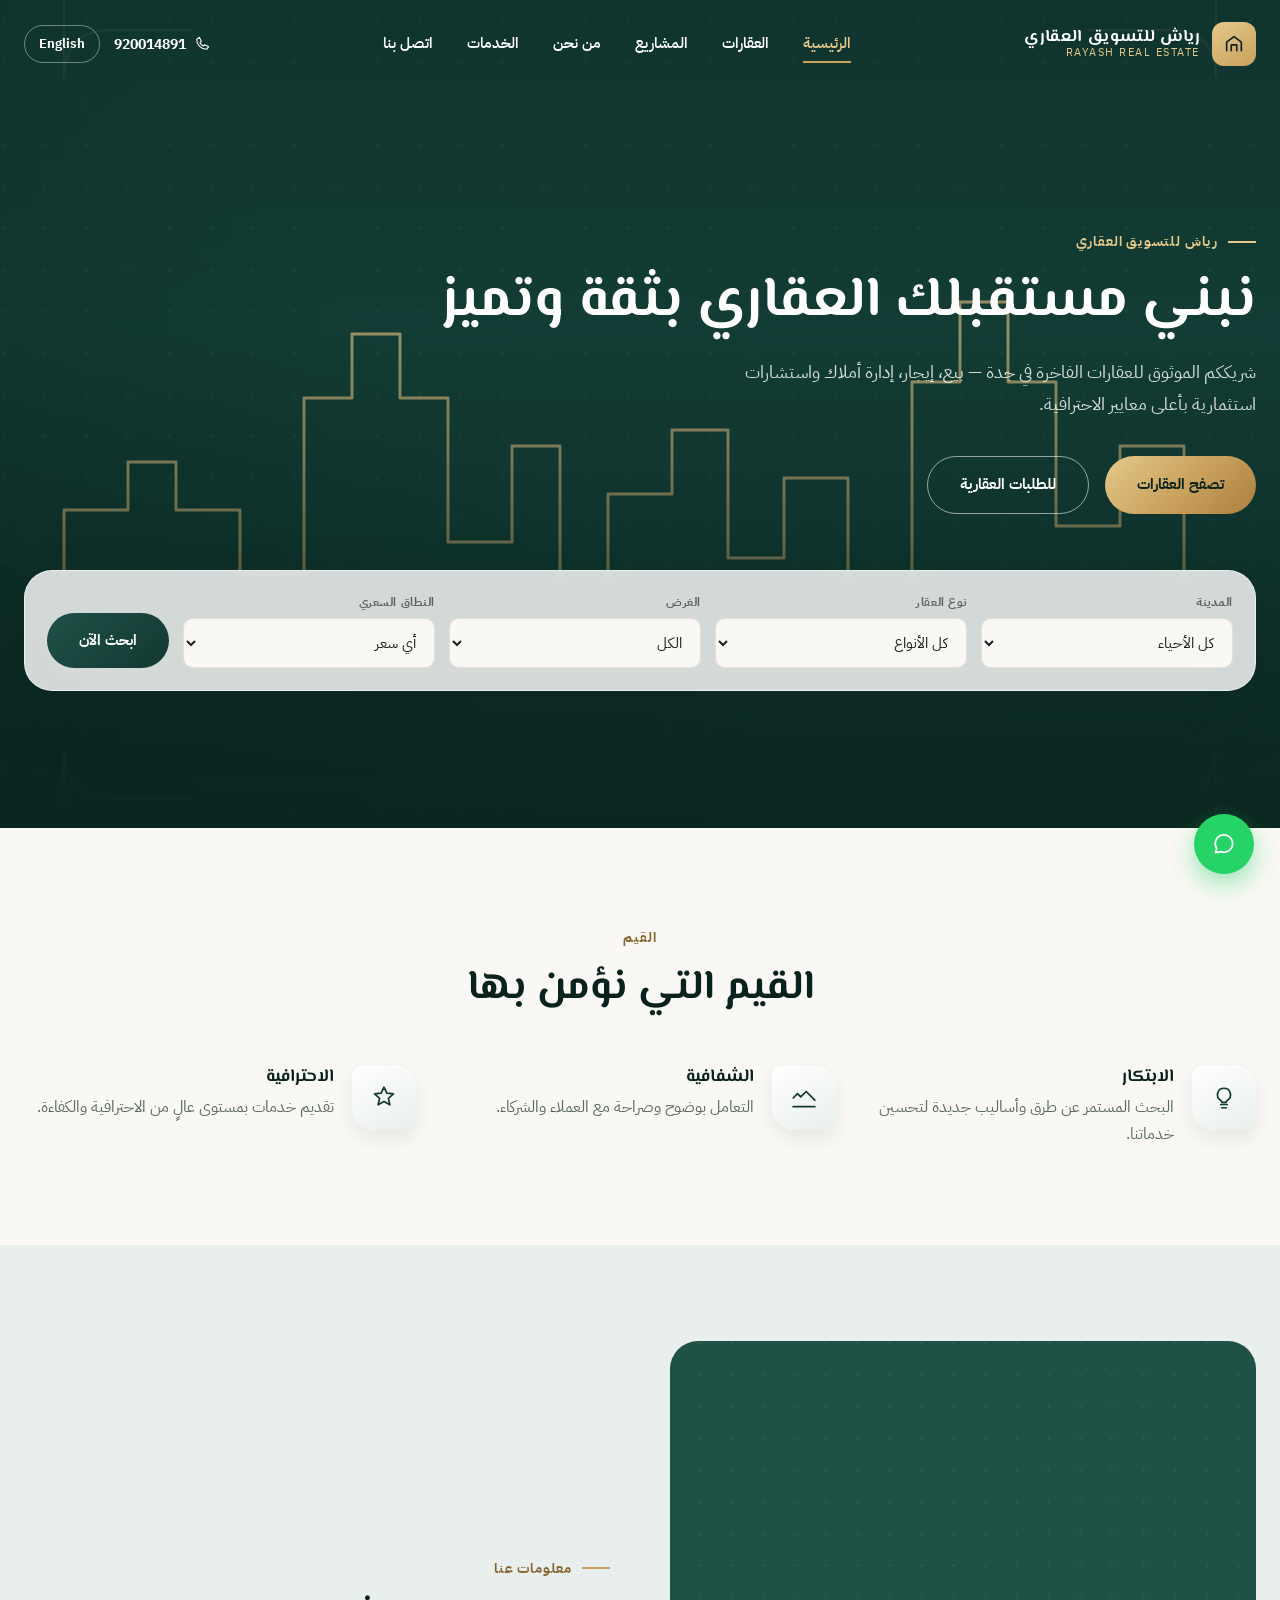
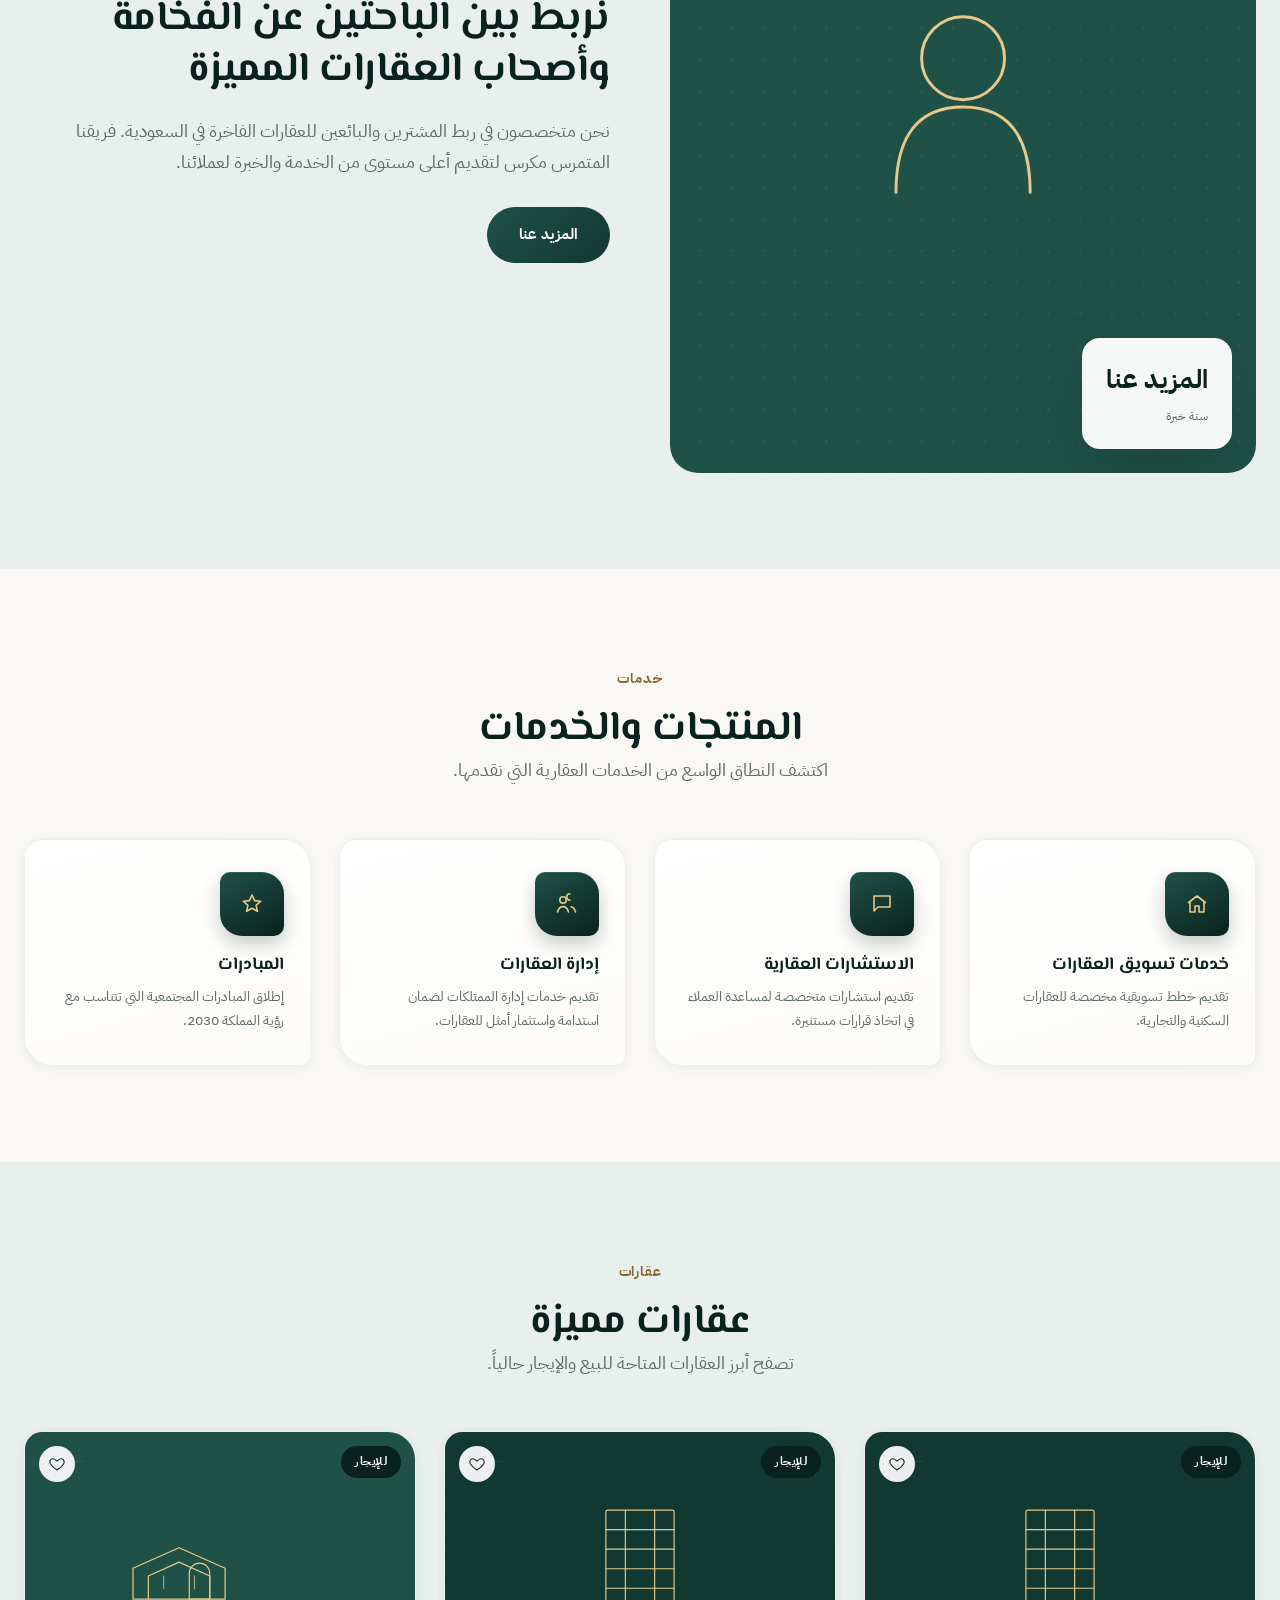
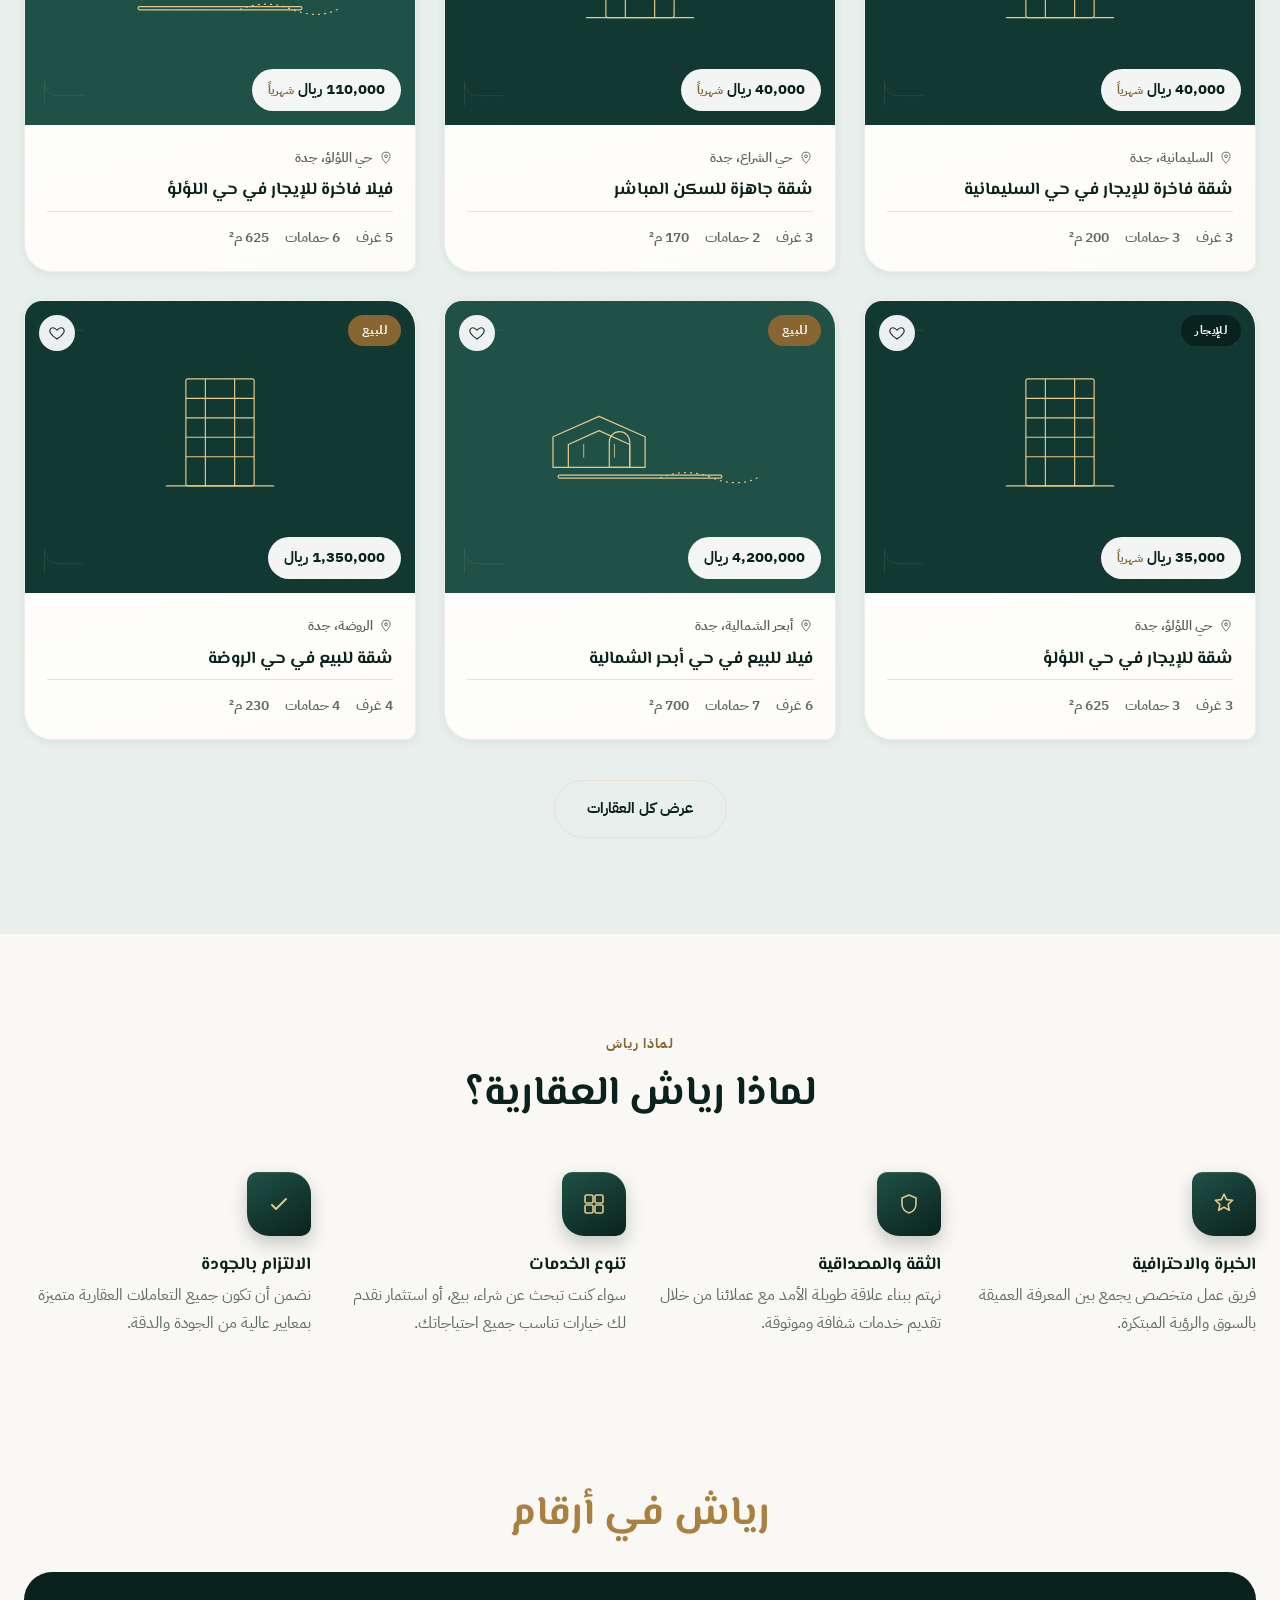
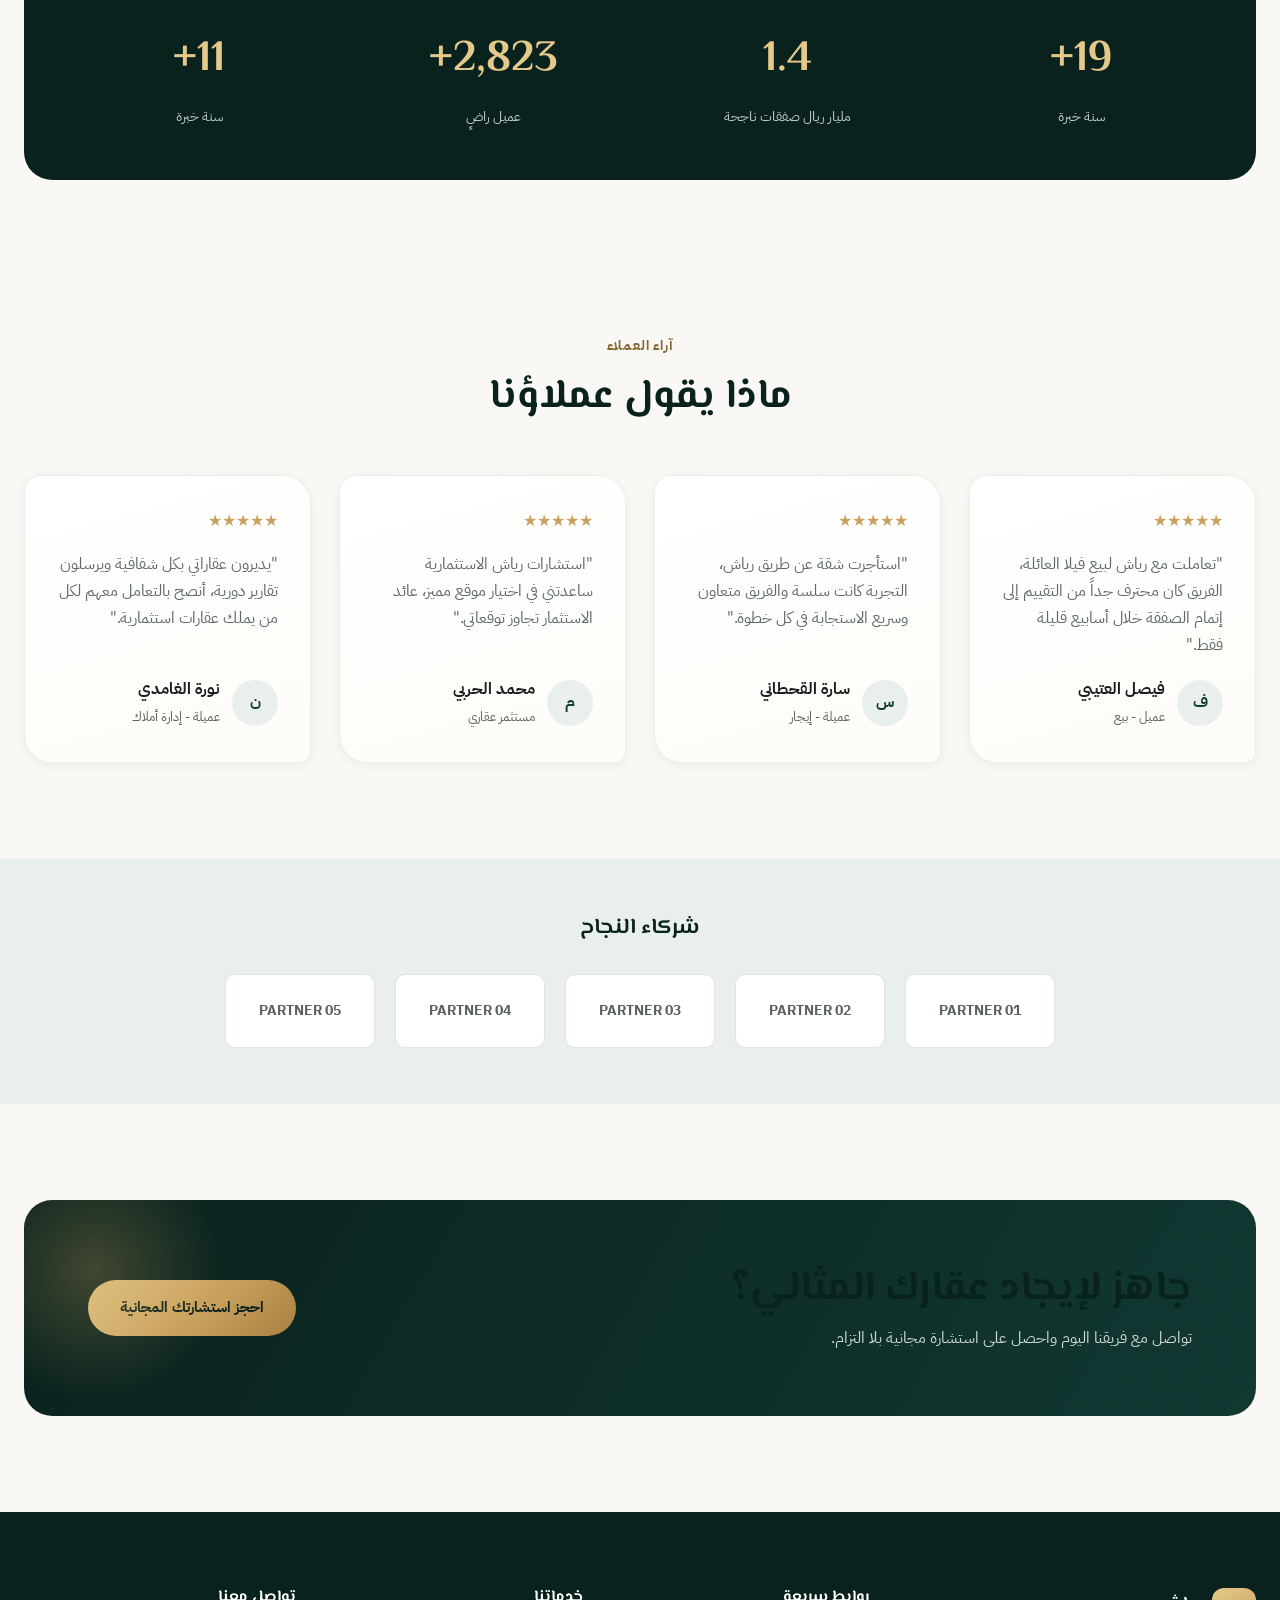
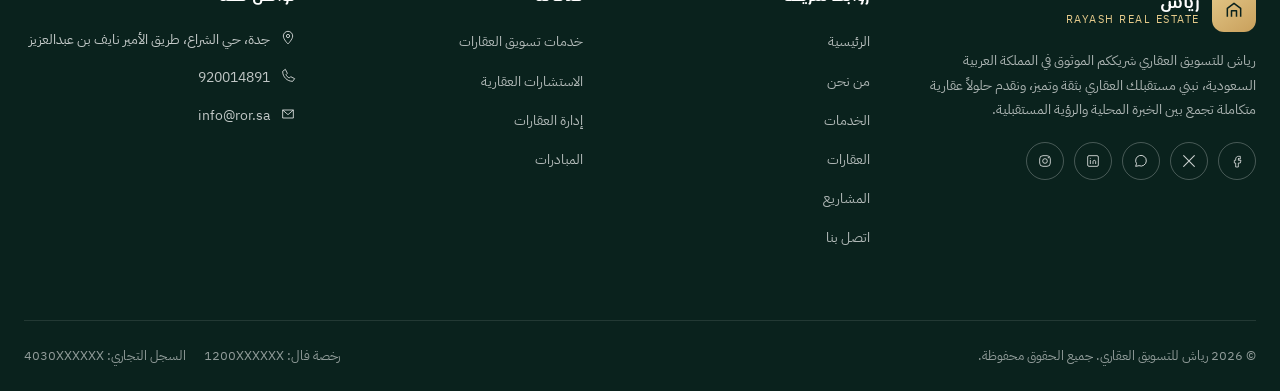
<file: index.html>
<!doctype html>
<html lang="ar" dir="rtl">
<head>
<meta charset="UTF-8">
<meta name="viewport" content="width=device-width, initial-scale=1">
<title data-i18n-title="meta.title">رياش للتسويق العقاري | عقارات فاخرة في جدة</title>
<meta name="description" data-i18n-meta="meta.desc" content="رياش للتسويق العقاري — شريككم الموثوق للعقارات الفاخرة في جدة، بيع وإيجار وإدارة أملاك واستشارات استثمارية.">
<meta name="keywords" content="عقارات جدة, رياش العقارية, شقق للبيع جدة, فلل للإيجار جدة, عقارات فاخرة السعودية">
<meta property="og:title" content="رياش للتسويق العقاري | Rayash Real Estate">
<meta property="og:description" content="شريككم الموثوق للعقارات الفاخرة في جدة، المملكة العربية السعودية.">
<meta property="og:type" content="website">
<link rel="icon" href="data:image/svg+xml,%3Csvg xmlns='http://www.w3.org/2000/svg' viewBox='0 0 24 24'%3E%3Crect width='24' height='24' rx='6' fill='%23123832'/%3E%3Cpath d='M7 17V9l5-4 5 4v8' stroke='%23c9a05c' stroke-width='1.8' fill='none'/%3E%3C/svg%3E">
<link rel="preconnect" href="https://fonts.googleapis.com">
<link rel="preconnect" href="https://fonts.gstatic.com" crossorigin>
<link href="https://fonts.googleapis.com/css2?family=El+Messiri:wght@400;500;600;700&family=IBM+Plex+Sans+Arabic:wght@400;500;600;700;800&family=Playfair+Display:wght@500;600;700;800&family=Inter:wght@400;500;600;700&display=swap" rel="stylesheet">
<link rel="stylesheet" href="css/style.css">
<script type="application/ld+json">
{
  "@context":"https://schema.org",
  "@type":"RealEstateAgent",
  "name":"Rayash Real Estate Marketing",
  "alternateName":"رياش للتسويق العقاري",
  "url":"https://ror.sa",
  "telephone":"+966920014891",
  "email":"info@ror.sa",
  "address":{"@type":"PostalAddress","addressLocality":"Jeddah","streetAddress":"Al-Shera'a District, Prince Naif Bin Abdulaziz Road","addressCountry":"SA"},
  "areaServed":"Jeddah, Saudi Arabia"
}
</script>
</head>
<body>
<a href="#main" class="skip-link">تخطي إلى المحتوى</a>

<header class="site-header transparent">
  <div class="container">
    <a href="index.html" class="brand">
      <span class="brand-mark">
        <svg width="22" height="22" viewBox="0 0 24 24" fill="none"><path d="M4 20V10l8-6 8 6v10" stroke="currentColor" stroke-width="1.8" stroke-linejoin="round"/><path d="M9 20v-7h6v7" stroke="currentColor" stroke-width="1.8" stroke-linejoin="round"/></svg>
      </span>
      <span class="brand-text">
        <strong data-i18n="home.heroEyebrow">رياش للتسويق العقاري</strong>
        <span>RAYASH REAL ESTATE</span>
      </span>
    </a>
    <nav class="main-nav">
      <a href="index.html" class="nav-link active" data-i18n="nav.home">الرئيسية</a>
      <a href="properties.html" class="nav-link" data-i18n="nav.properties">العقارات</a>
      <a href="projects.html" class="nav-link" data-i18n="nav.projects">المشاريع</a>
      <a href="about.html" class="nav-link" data-i18n="nav.about">من نحن</a>
      <a href="services.html" class="nav-link" data-i18n="nav.services">الخدمات</a>
      <a href="contact.html" class="nav-link" data-i18n="nav.contact">اتصل بنا</a>
    </nav>
    <div class="header-actions">
      <a href="tel:920014891" class="phone-pill js-phone-href">
        <svg width="16" height="16" viewBox="0 0 24 24" fill="none"><path d="M4 5c0 8.3 6.7 15 15 15l3-4-6-3-2 2c-2.5-1.2-4-2.7-5-5l2-2-3-6z" stroke="currentColor" stroke-width="1.6" stroke-linejoin="round"/></svg>
        <span class="js-phone">920014891</span>
      </a>
      <button class="lang-switch" data-i18n-lang-label>English</button>
      <button class="nav-toggle" aria-label="menu"><span></span><span></span><span></span></button>
    </div>
  </div>
</header>

<main id="main">
  <section class="hero">
    <div class="hero-media">
      <img src="assets/img/skyline.svg" alt="Jeddah skyline">
    </div>
    <div class="container hero-content">
      <span class="eyebrow" data-i18n="home.heroEyebrow">رياش للتسويق العقاري</span>
      <h1 data-i18n="home.heroTitle">نبني مستقبلك العقاري بثقة وتميز</h1>
      <p class="lead" data-i18n="home.heroLead">شريككم الموثوق للعقارات الفاخرة في جدة — بيع، إيجار، إدارة أملاك واستشارات استثمارية بأعلى معايير الاحترافية.</p>
      <div class="hero-actions">
        <a href="properties.html" class="btn btn-gold" data-i18n="home.ctaBrowse">تصفح العقارات</a>
        <a href="contact.html" class="btn btn-outline" data-i18n="home.ctaRequest">للطلبات العقارية</a>
      </div>

      <form id="quick-search-form" class="quick-search">
        <div class="qs-field">
          <label data-i18n="home.searchCity">المدينة</label>
          <select name="district"></select>
        </div>
        <div class="qs-field">
          <label data-i18n="home.searchType">نوع العقار</label>
          <select name="type">
            <option value="" data-i18n="home.allTypes">كل الأنواع</option>
            <option value="apartment" data-i18n="home.typeApartment">شقة</option>
            <option value="villa" data-i18n="home.typeVilla">فيلا</option>
            <option value="land" data-i18n="home.typeLand">أرض</option>
            <option value="office" data-i18n="home.typeOffice">مكتب</option>
          </select>
        </div>
        <div class="qs-field">
          <label data-i18n="home.searchPurpose">الغرض</label>
          <select name="purpose">
            <option value="" data-i18n="properties.all">الكل</option>
            <option value="sale" data-i18n="home.purposeSale">للبيع</option>
            <option value="rent" data-i18n="home.purposeRent">للإيجار</option>
          </select>
        </div>
        <div class="qs-field">
          <label data-i18n="home.searchPrice">النطاق السعري</label>
          <select name="priceMax">
            <option value="" data-i18n="home.anyPrice">أي سعر</option>
            <option value="100000">100,000</option>
            <option value="500000">500,000</option>
            <option value="1500000">1,500,000</option>
            <option value="4000000">4,000,000</option>
          </select>
        </div>
        <button type="submit" class="btn btn-primary" data-i18n="home.searchBtn">ابحث الآن</button>
      </form>
    </div>
  </section>

  <section class="section">
    <div class="container">
      <div class="section-head center">
        <span class="eyebrow" data-i18n="home.valuesEyebrow">القيم</span>
        <h2 data-i18n="home.valuesTitle">القيم التي نؤمن بها</h2>
      </div>
      <div class="grid grid-3">
        <div class="value-item reveal">
          <div class="icon-tile light"><svg width="26" height="26" viewBox="0 0 24 24" fill="none"><path d="M9 18h6M10 21h4M12 3a6 6 0 0 0-3 11.2c.6.4 1 1 1 1.8h4c0-.8.4-1.4 1-1.8A6 6 0 0 0 12 3z" stroke="currentColor" stroke-width="1.6" stroke-linecap="round" stroke-linejoin="round"/></svg></div>
          <div><h4 data-i18n="home.v1t">الابتكار</h4><p data-i18n="home.v1d">البحث المستمر عن طرق وأساليب جديدة لتحسين خدماتنا.</p></div>
        </div>
        <div class="value-item reveal">
          <div class="icon-tile light"><svg width="26" height="26" viewBox="0 0 24 24" fill="none"><path d="M2 12l4-4 3 3 5-5 8 8M2 20h20" stroke="currentColor" stroke-width="1.6" stroke-linecap="round" stroke-linejoin="round"/></svg></div>
          <div><h4 data-i18n="home.v2t">الشفافية</h4><p data-i18n="home.v2d">التعامل بوضوح وصراحة مع العملاء والشركاء.</p></div>
        </div>
        <div class="value-item reveal">
          <div class="icon-tile light"><svg width="26" height="26" viewBox="0 0 24 24" fill="none"><path d="M12 2l2.6 5.6 6.1.6-4.6 4.1 1.3 6-5.4-3.1-5.4 3.1 1.3-6-4.6-4.1 6.1-.6z" stroke="currentColor" stroke-width="1.6" stroke-linejoin="round"/></svg></div>
          <div><h4 data-i18n="home.v3t">الاحترافية</h4><p data-i18n="home.v3d">تقديم خدمات بمستوى عالٍ من الاحترافية والكفاءة.</p></div>
        </div>
      </div>
    </div>
  </section>

  <section class="section band-tint">
    <div class="container split">
      <div class="about-media reveal">
        <img src="assets/img/team.svg" alt="Rayash Real Estate">
        <div class="floating-card">
          <div><strong data-i18n="home.aboutBtn">20+</strong><span data-i18n="home.statYears">سنة خبرة</span></div>
        </div>
      </div>
      <div class="reveal">
        <span class="eyebrow" data-i18n="home.aboutEyebrow">معلومات عنا</span>
        <h2 data-i18n="home.aboutTitle">نربط بين الباحثين عن الفخامة وأصحاب العقارات المميزة</h2>
        <p class="lead" style="margin:20px 0 28px" data-i18n="home.aboutText">نحن متخصصون في ربط المشترين والبائعين للعقارات الفاخرة في السعودية. فريقنا المتمرس مكرس لتقديم أعلى مستوى من الخدمة والخبرة لعملائنا.</p>
        <a href="about.html" class="btn btn-primary" data-i18n="home.aboutBtn">المزيد عنا</a>
      </div>
    </div>
  </section>

  <section class="section">
    <div class="container">
      <div class="section-head center">
        <span class="eyebrow" data-i18n="home.servicesEyebrow">خدمات</span>
        <h2 data-i18n="home.servicesTitle">المنتجات والخدمات</h2>
        <p class="lead" data-i18n="home.servicesLead">اكتشف النطاق الواسع من الخدمات العقارية التي نقدمها.</p>
      </div>
      <div class="grid grid-4">
        <a href="services.html" class="card reveal" style="padding:32px 26px">
          <div class="icon-tile" style="margin-bottom:18px"><svg width="24" height="24" viewBox="0 0 24 24" fill="none"><path d="M3 11l9-7 9 7M5 10v10h5v-6h4v6h5V10" stroke="currentColor" stroke-width="1.6" stroke-linejoin="round"/></svg></div>
          <h4 data-i18n="home.s1t">خدمات تسويق العقارات</h4>
          <p style="margin-top:8px;font-size:.9rem" data-i18n="home.s1d">تقديم خطط تسويقية مخصصة للعقارات السكنية والتجارية.</p>
        </a>
        <a href="services.html" class="card reveal" style="padding:32px 26px">
          <div class="icon-tile" style="margin-bottom:18px"><svg width="24" height="24" viewBox="0 0 24 24" fill="none"><path d="M4 4h16v11H8l-4 4z" stroke="currentColor" stroke-width="1.6" stroke-linejoin="round"/></svg></div>
          <h4 data-i18n="home.s2t">الاستشارات العقارية</h4>
          <p style="margin-top:8px;font-size:.9rem" data-i18n="home.s2d">تقديم استشارات متخصصة لمساعدة العملاء في اتخاذ قرارات مستنيرة.</p>
        </a>
        <a href="services.html" class="card reveal" style="padding:32px 26px">
          <div class="icon-tile" style="margin-bottom:18px"><svg width="24" height="24" viewBox="0 0 24 24" fill="none"><circle cx="8" cy="8" r="3.2" stroke="currentColor" stroke-width="1.6"/><path d="M2.5 20c1-3.6 3.4-5.4 5.5-5.4s4.5 1.8 5.5 5.4M15 8.2A3.2 3.2 0 1 1 15 1.8M16 14.7c2 .3 3.7 2 4.5 5.3" stroke="currentColor" stroke-width="1.6" stroke-linecap="round"/></svg></div>
          <h4 data-i18n="home.s3t">إدارة العقارات</h4>
          <p style="margin-top:8px;font-size:.9rem" data-i18n="home.s3d">تقديم خدمات إدارة الممتلكات لضمان استدامة واستثمار أمثل للعقارات.</p>
        </a>
        <a href="services.html" class="card reveal" style="padding:32px 26px">
          <div class="icon-tile" style="margin-bottom:18px"><svg width="24" height="24" viewBox="0 0 24 24" fill="none"><path d="M12 3l2.6 5.6 6.1.6-4.6 4.1 1.3 6-5.4-3.1-5.4 3.1 1.3-6-4.6-4.1 6.1-.6z" stroke="currentColor" stroke-width="1.6" stroke-linejoin="round"/></svg></div>
          <h4 data-i18n="home.s4t">المبادرات</h4>
          <p style="margin-top:8px;font-size:.9rem" data-i18n="home.s4d">إطلاق المبادرات المجتمعية التي تتناسب مع رؤية المملكة 2030.</p>
        </a>
      </div>
    </div>
  </section>

  <section class="section band-tint">
    <div class="container">
      <div class="section-head center">
        <span class="eyebrow" data-i18n="home.featuredEyebrow">عقارات</span>
        <h2 data-i18n="home.featuredTitle">عقارات مميزة</h2>
        <p class="lead" data-i18n="home.featuredLead">تصفح أبرز العقارات المتاحة للبيع والإيجار حالياً.</p>
      </div>
      <div class="grid grid-3" id="featured-grid"></div>
      <div class="text-center" style="margin-top:40px">
        <a href="properties.html" class="btn btn-ghost" data-i18n="common.viewAll">عرض كل العقارات</a>
      </div>
    </div>
  </section>

  <section class="section">
    <div class="container">
      <div class="section-head center">
        <span class="eyebrow" data-i18n="home.whyEyebrow">لماذا رياش</span>
        <h2 data-i18n="home.whyTitle">لماذا رياش العقارية؟</h2>
      </div>
      <div class="grid grid-4">
        <div class="value-item reveal" style="flex-direction:column">
          <div class="icon-tile"><svg width="24" height="24" viewBox="0 0 24 24" fill="none"><path d="M12 2l2.6 5.6 6.1.6-4.6 4.1 1.3 6-5.4-3.1-5.4 3.1 1.3-6-4.6-4.1 6.1-.6z" stroke="currentColor" stroke-width="1.6" stroke-linejoin="round"/></svg></div>
          <div><h4 data-i18n="home.w1t">الخبرة والاحترافية</h4><p data-i18n="home.w1d">فريق عمل متخصص يجمع بين المعرفة العميقة بالسوق والرؤية المبتكرة.</p></div>
        </div>
        <div class="value-item reveal" style="flex-direction:column">
          <div class="icon-tile"><svg width="24" height="24" viewBox="0 0 24 24" fill="none"><path d="M12 3l7 3v6c0 4.5-3 8-7 9-4-1-7-4.5-7-9V6z" stroke="currentColor" stroke-width="1.6" stroke-linejoin="round"/></svg></div>
          <div><h4 data-i18n="home.w2t">الثقة والمصداقية</h4><p data-i18n="home.w2d">نهتم ببناء علاقة طويلة الأمد مع عملائنا من خلال تقديم خدمات شفافة وموثوقة.</p></div>
        </div>
        <div class="value-item reveal" style="flex-direction:column">
          <div class="icon-tile"><svg width="24" height="24" viewBox="0 0 24 24" fill="none"><rect x="3" y="3" width="8" height="8" rx="1.5" stroke="currentColor" stroke-width="1.6"/><rect x="13" y="3" width="8" height="8" rx="1.5" stroke="currentColor" stroke-width="1.6"/><rect x="3" y="13" width="8" height="8" rx="1.5" stroke="currentColor" stroke-width="1.6"/><rect x="13" y="13" width="8" height="8" rx="1.5" stroke="currentColor" stroke-width="1.6"/></svg></div>
          <div><h4 data-i18n="home.w3t">تنوع الخدمات</h4><p data-i18n="home.w3d">سواء كنت تبحث عن شراء، بيع، أو استثمار نقدم لك خيارات تناسب جميع احتياجاتك.</p></div>
        </div>
        <div class="value-item reveal" style="flex-direction:column">
          <div class="icon-tile"><svg width="24" height="24" viewBox="0 0 24 24" fill="none"><path d="M5 13l4 4L19 7" stroke="currentColor" stroke-width="2" stroke-linecap="round" stroke-linejoin="round"/></svg></div>
          <div><h4 data-i18n="home.w4t">الالتزام بالجودة</h4><p data-i18n="home.w4d">نضمن أن تكون جميع التعاملات العقارية متميزة بمعايير عالية من الجودة والدقة.</p></div>
        </div>
      </div>
    </div>
  </section>

  <section class="section-sm">
    <div class="container">
      <h2 class="text-center" style="color:var(--color-gold-dark);margin-bottom:32px" data-i18n="home.statsTitle">رياش في أرقام</h2>
      <div class="stats-strip reveal">
        <div class="stat-item">
          <div class="stat-num" data-target="20" data-suffix="+">0</div>
          <div class="stat-label" data-i18n="home.statYears">سنة خبرة</div>
        </div>
        <div class="stat-item">
          <div class="stat-num" data-target="1.5" data-decimals="1">0</div>
          <div class="stat-label" data-i18n="home.statDeals">مليار ريال صفقات ناجحة</div>
        </div>
        <div class="stat-item">
          <div class="stat-num" data-target="3000" data-suffix="+">0</div>
          <div class="stat-label" data-i18n="home.statClients">عميل راضٍ</div>
        </div>
        <div class="stat-item">
          <div class="stat-num" data-target="12" data-suffix="+">0</div>
          <div class="stat-label" data-i18n="home.statYears">مشروع منجز</div>
        </div>
      </div>
    </div>
  </section>

  <section class="section">
    <div class="container">
      <div class="section-head center">
        <span class="eyebrow" data-i18n="home.testimonialsEyebrow">آراء العملاء</span>
        <h2 data-i18n="home.testimonialsTitle">ماذا يقول عملاؤنا</h2>
      </div>
      <div class="grid grid-4" id="testimonials-grid"></div>
    </div>
  </section>

  <section class="section-sm band-tint">
    <div class="container">
      <h3 class="text-center" style="margin-bottom:32px" data-i18n="home.partnersTitle">شركاء النجاح</h3>
      <div class="partners-row">
        <div class="partner-badge">PARTNER 01</div>
        <div class="partner-badge">PARTNER 02</div>
        <div class="partner-badge">PARTNER 03</div>
        <div class="partner-badge">PARTNER 04</div>
        <div class="partner-badge">PARTNER 05</div>
      </div>
    </div>
  </section>

  <section class="section">
    <div class="container">
      <div class="cta-band reveal">
        <div>
          <h2 data-i18n="home.ctaTitle">جاهز لإيجاد عقارك المثالي؟</h2>
          <p style="color:rgba(255,255,255,.8);margin-top:10px;max-width:480px" data-i18n="home.ctaText">تواصل مع فريقنا اليوم واحصل على استشارة مجانية بلا التزام.</p>
        </div>
        <a href="contact.html" class="btn btn-gold" data-i18n="home.ctaBtn">احجز استشارتك المجانية</a>
      </div>
    </div>
  </section>
</main>

<footer class="site-footer">
  <div class="container">
    <div class="footer-grid">
      <div class="footer-brand">
        <div class="brand">
          <span class="brand-mark"><svg width="20" height="20" viewBox="0 0 24 24" fill="none"><path d="M4 20V10l8-6 8 6v10" stroke="currentColor" stroke-width="1.8" stroke-linejoin="round"/><path d="M9 20v-7h6v7" stroke="currentColor" stroke-width="1.8" stroke-linejoin="round"/></svg></span>
          <span class="brand-text"><strong>رياش</strong><span>RAYASH REAL ESTATE</span></span>
        </div>
        <p data-i18n="footer.about">رياش للتسويق العقاري شريككم الموثوق...</p>
        <div class="social-row">
          <a href="#" data-social="facebook" aria-label="Facebook"><svg width="16" height="16" viewBox="0 0 24 24" fill="none"><path d="M14 9h3V5h-3c-2.2 0-4 1.8-4 4v2H8v4h2v6h4v-6h3l1-4h-4V9c0-.6.4-1 1-1z" stroke="currentColor" stroke-width="1.3" stroke-linejoin="round"/></svg></a>
          <a href="#" data-social="x" aria-label="X"><svg width="16" height="16" viewBox="0 0 24 24" fill="none"><path d="M4 4l16 16M20 4L4 20" stroke="currentColor" stroke-width="1.6" stroke-linecap="round"/></svg></a>
          <a href="#" data-social="whatsapp" aria-label="WhatsApp"><svg width="16" height="16" viewBox="0 0 24 24" fill="none"><path d="M4 20l1.3-4A8 8 0 1 1 9 19l-5 1z" stroke="currentColor" stroke-width="1.5" stroke-linejoin="round"/></svg></a>
          <a href="#" data-social="linkedin" aria-label="LinkedIn"><svg width="16" height="16" viewBox="0 0 24 24" fill="none"><rect x="4" y="4" width="16" height="16" rx="2" stroke="currentColor" stroke-width="1.4"/><path d="M8 11v5M8 8v.01M12 16v-3.2c0-1.1.9-1.8 2-1.8s2 .7 2 1.8V16" stroke="currentColor" stroke-width="1.4" stroke-linecap="round"/></svg></a>
          <a href="#" data-social="instagram" aria-label="Instagram"><svg width="16" height="16" viewBox="0 0 24 24" fill="none"><rect x="4" y="4" width="16" height="16" rx="5" stroke="currentColor" stroke-width="1.4"/><circle cx="12" cy="12" r="3.5" stroke="currentColor" stroke-width="1.4"/><circle cx="17" cy="7" r="1" fill="currentColor"/></svg></a>
        </div>
      </div>
      <div>
        <h4 data-i18n="footer.quicklinks">روابط سريعة</h4>
        <ul>
          <li><a href="index.html" data-i18n="nav.home">الرئيسية</a></li>
          <li><a href="about.html" data-i18n="nav.about">من نحن</a></li>
          <li><a href="services.html" data-i18n="nav.services">الخدمات</a></li>
          <li><a href="properties.html" data-i18n="nav.properties">العقارات</a></li>
          <li><a href="projects.html" data-i18n="nav.projects">المشاريع</a></li>
          <li><a href="contact.html" data-i18n="nav.contact">اتصل بنا</a></li>
        </ul>
      </div>
      <div>
        <h4 data-i18n="footer.ourServices">خدماتنا</h4>
        <ul>
          <li><a href="services.html" data-i18n="home.s1t">تسويق العقارات</a></li>
          <li><a href="services.html" data-i18n="home.s2t">الاستشارات العقارية</a></li>
          <li><a href="services.html" data-i18n="home.s3t">إدارة العقارات</a></li>
          <li><a href="services.html" data-i18n="home.s4t">المبادرات</a></li>
        </ul>
      </div>
      <div>
        <h4 data-i18n="footer.contactInfo">تواصل معنا</h4>
        <div class="footer-contact-item">
          <svg width="16" height="16" viewBox="0 0 24 24" fill="none" style="flex:none;margin-top:2px"><path d="M12 21s7-7.1 7-12a7 7 0 1 0-14 0c0 4.9 7 12 7 12z" stroke="currentColor" stroke-width="1.5"/><circle cx="12" cy="9" r="2.4" stroke="currentColor" stroke-width="1.5"/></svg>
          <span class="js-address">جدة، حي الشراع، طريق الأمير نايف بن عبدالعزيز</span>
        </div>
        <div class="footer-contact-item">
          <svg width="16" height="16" viewBox="0 0 24 24" fill="none" style="flex:none;margin-top:2px"><path d="M4 5c0 8.3 6.7 15 15 15l3-4-6-3-2 2c-2.5-1.2-4-2.7-5-5l2-2-3-6z" stroke="currentColor" stroke-width="1.5" stroke-linejoin="round"/></svg>
          <a href="tel:920014891" class="js-phone-href"><span class="js-phone">920014891</span></a>
        </div>
        <div class="footer-contact-item">
          <svg width="16" height="16" viewBox="0 0 24 24" fill="none" style="flex:none;margin-top:2px"><path d="M4 6h16v12H4z" stroke="currentColor" stroke-width="1.5"/><path d="M4 6l8 7 8-7" stroke="currentColor" stroke-width="1.5"/></svg>
          <a href="mailto:info@ror.sa" class="js-email-href"><span class="js-email">info@ror.sa</span></a>
        </div>
      </div>
    </div>
    <div class="footer-bottom">
      <span data-i18n="footer.rights">© 2026 رياش للتسويق العقاري. جميع الحقوق محفوظة.</span>
      <div class="footer-legal">
        <span><span data-i18n="footer.falLabel">رخصة فال</span>: <span class="js-fal">1200XXXXXX</span></span>
        <span><span data-i18n="footer.crLabel">السجل التجاري</span>: <span class="js-cr">4030XXXXXX</span></span>
      </div>
    </div>
  </div>
</footer>

<a href="#" class="wa-link wa-float" target="_blank" rel="noopener" aria-label="WhatsApp">
  <svg width="26" height="26" viewBox="0 0 24 24" fill="none"><path d="M4 20l1.3-4A8 8 0 1 1 9 19l-5 1z" stroke="white" stroke-width="1.6" stroke-linejoin="round"/></svg>
</a>
<button class="back-to-top" aria-label="scroll top">
  <svg width="18" height="18" viewBox="0 0 24 24" fill="none"><path d="M12 19V5M5 12l7-7 7 7" stroke="white" stroke-width="2" stroke-linecap="round" stroke-linejoin="round"/></svg>
</button>

<script src="js/data.js"></script>
<script src="js/i18n.js"></script>
<script src="js/main.js"></script>
</body>
</html>
</file>
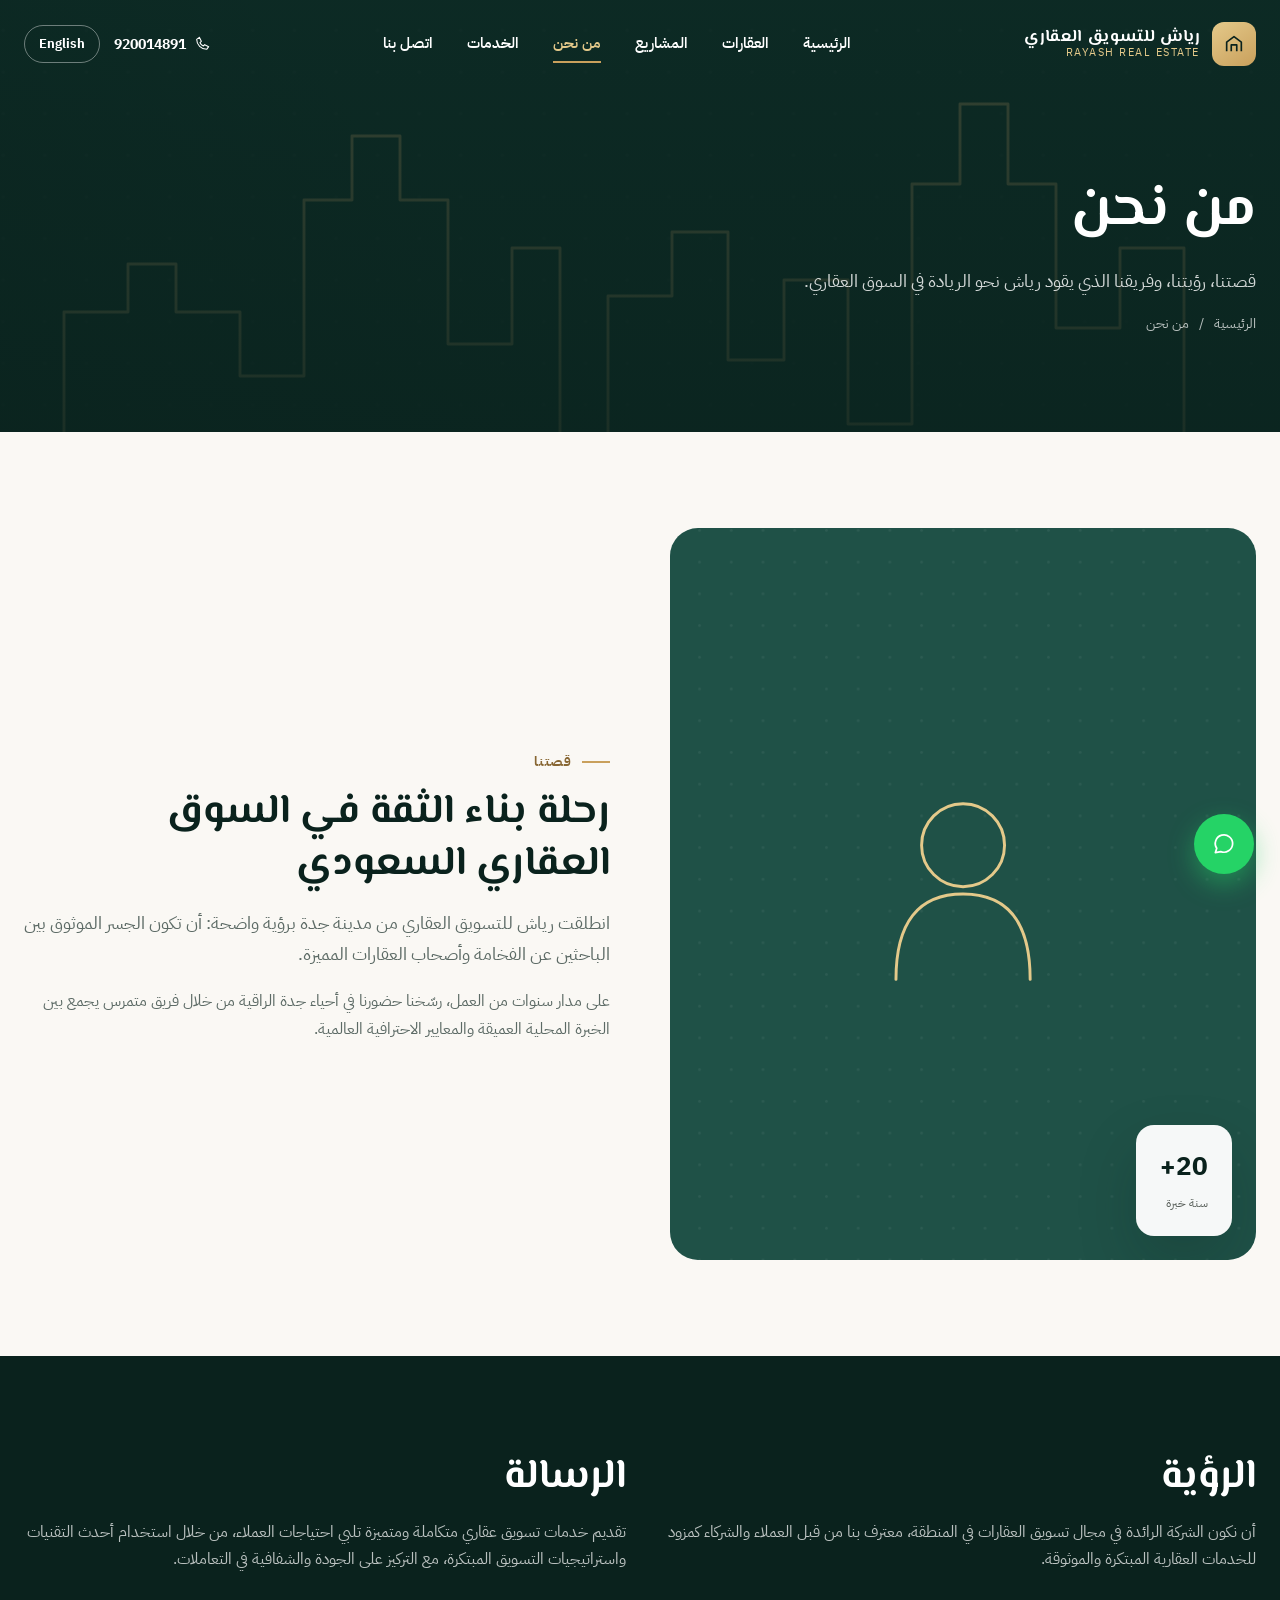
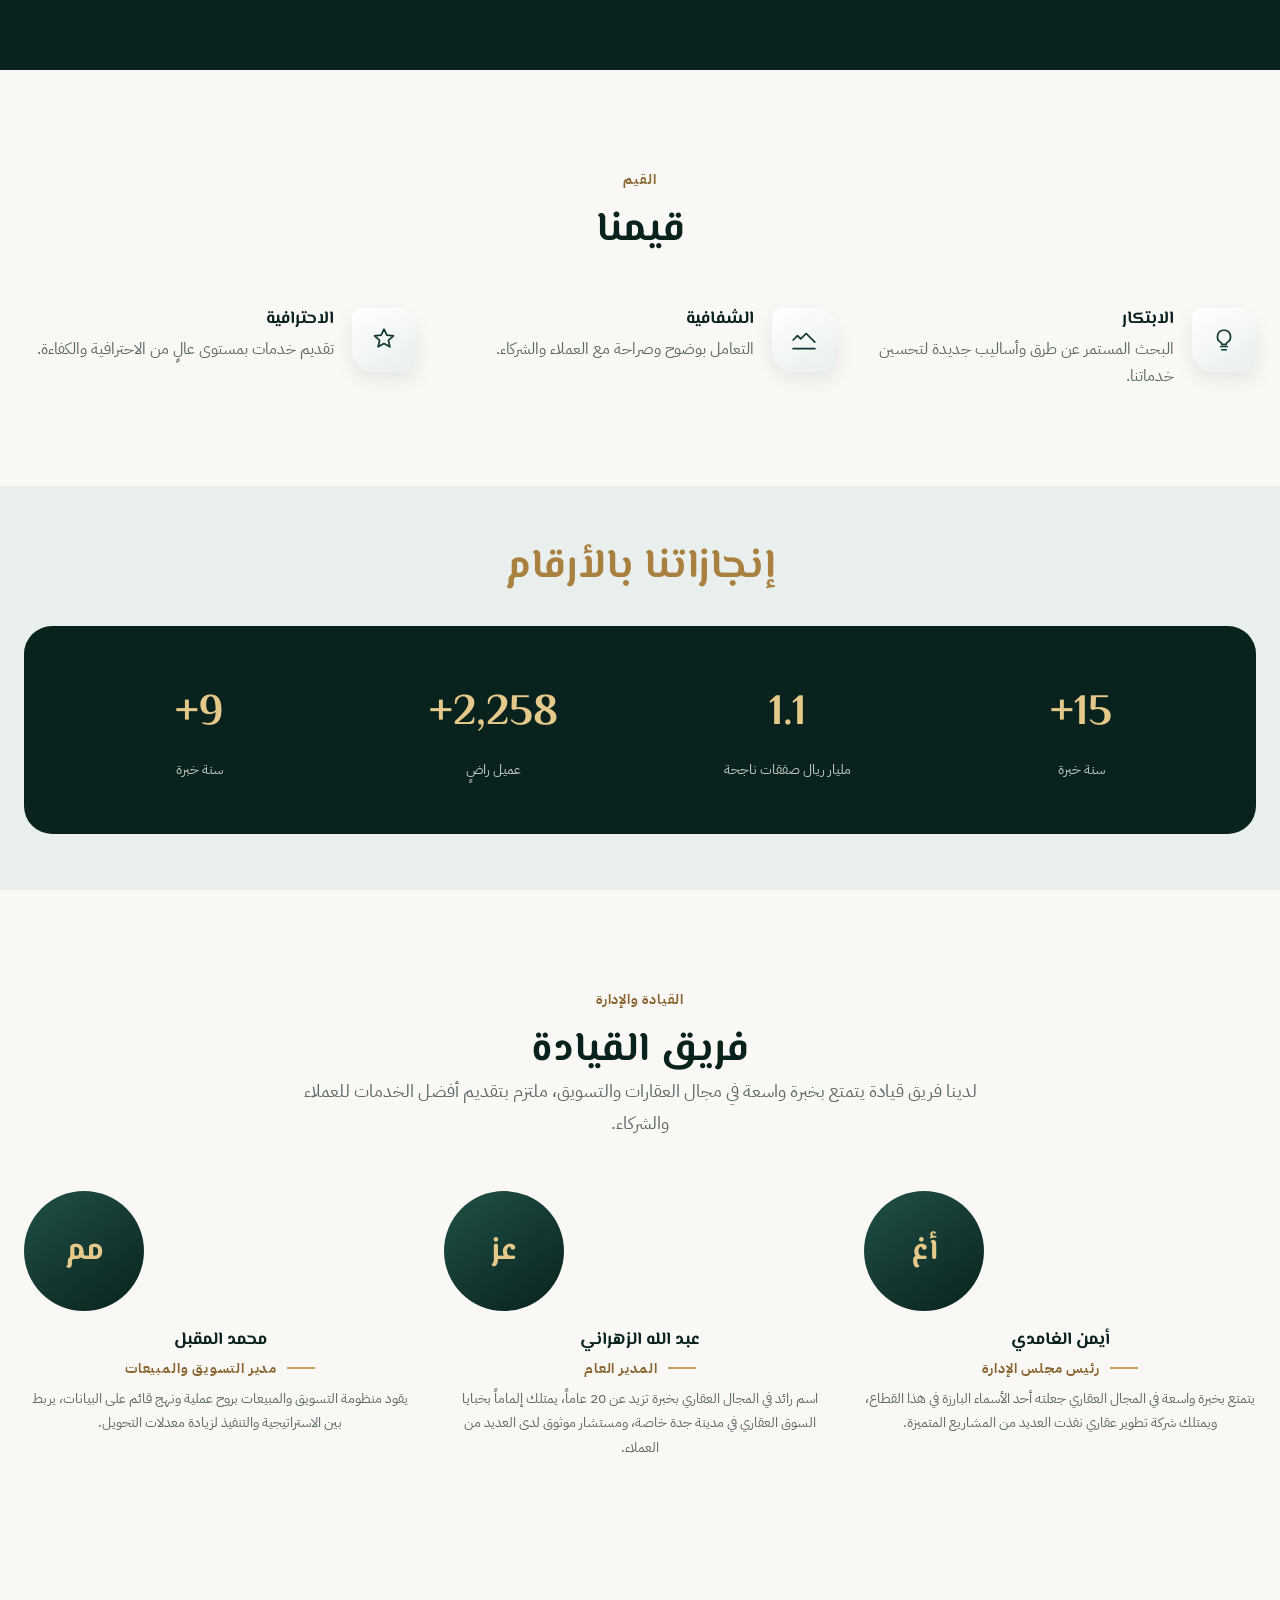
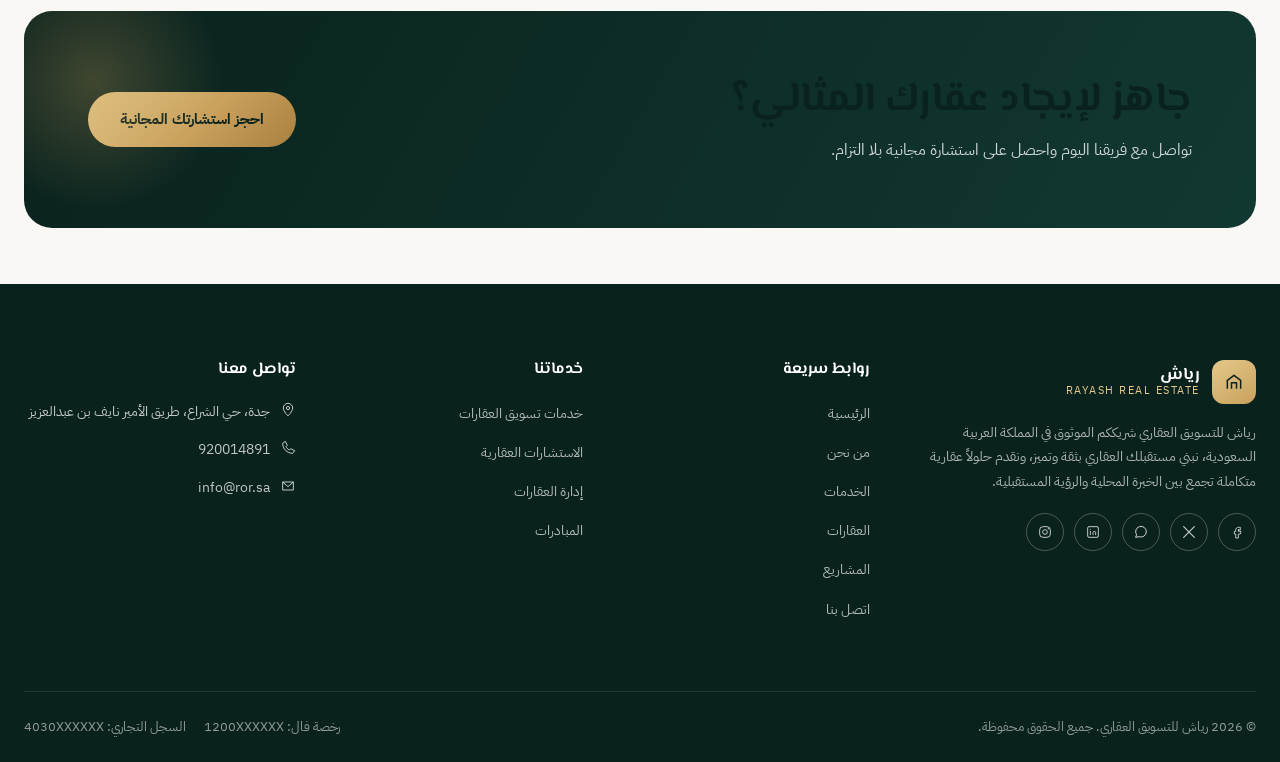
<file: about.html>
<!doctype html>
<html lang="ar" dir="rtl">
<head>
<meta charset="UTF-8">
<meta name="viewport" content="width=device-width, initial-scale=1">
<title data-i18n-title="about.metaTitle">من نحن | رياش للتسويق العقاري</title>
<meta name="description" data-i18n-meta="about.metaDesc" content="تعرف على قصة رياش للتسويق العقاري، رؤيتنا، رسالتنا، وفريق القيادة الذي يقود الشركة نحو الريادة.">
<link rel="icon" href="data:image/svg+xml,%3Csvg xmlns='http://www.w3.org/2000/svg' viewBox='0 0 24 24'%3E%3Crect width='24' height='24' rx='6' fill='%23123832'/%3E%3Cpath d='M7 17V9l5-4 5 4v8' stroke='%23c9a05c' stroke-width='1.8' fill='none'/%3E%3C/svg%3E">
<link rel="preconnect" href="https://fonts.googleapis.com">
<link rel="preconnect" href="https://fonts.gstatic.com" crossorigin>
<link href="https://fonts.googleapis.com/css2?family=El+Messiri:wght@400;500;600;700&family=IBM+Plex+Sans+Arabic:wght@400;500;600;700;800&family=Playfair+Display:wght@500;600;700;800&family=Inter:wght@400;500;600;700&display=swap" rel="stylesheet">
<link rel="stylesheet" href="css/style.css">
</head>
<body>
<a href="#main" class="skip-link">تخطي إلى المحتوى</a>

<header class="site-header transparent">
  <div class="container">
    <a href="index.html" class="brand">
      <span class="brand-mark"><svg width="22" height="22" viewBox="0 0 24 24" fill="none"><path d="M4 20V10l8-6 8 6v10" stroke="currentColor" stroke-width="1.8" stroke-linejoin="round"/><path d="M9 20v-7h6v7" stroke="currentColor" stroke-width="1.8" stroke-linejoin="round"/></svg></span>
      <span class="brand-text"><strong data-i18n="home.heroEyebrow">رياش للتسويق العقاري</strong><span>RAYASH REAL ESTATE</span></span>
    </a>
    <nav class="main-nav">
      <a href="index.html" class="nav-link" data-i18n="nav.home">الرئيسية</a>
      <a href="properties.html" class="nav-link" data-i18n="nav.properties">العقارات</a>
      <a href="projects.html" class="nav-link" data-i18n="nav.projects">المشاريع</a>
      <a href="about.html" class="nav-link active" data-i18n="nav.about">من نحن</a>
      <a href="services.html" class="nav-link" data-i18n="nav.services">الخدمات</a>
      <a href="contact.html" class="nav-link" data-i18n="nav.contact">اتصل بنا</a>
    </nav>
    <div class="header-actions">
      <a href="tel:920014891" class="phone-pill js-phone-href">
        <svg width="16" height="16" viewBox="0 0 24 24" fill="none"><path d="M4 5c0 8.3 6.7 15 15 15l3-4-6-3-2 2c-2.5-1.2-4-2.7-5-5l2-2-3-6z" stroke="currentColor" stroke-width="1.6" stroke-linejoin="round"/></svg>
        <span class="js-phone">920014891</span>
      </a>
      <button class="lang-switch" data-i18n-lang-label>English</button>
      <button class="nav-toggle" aria-label="menu"><span></span><span></span><span></span></button>
    </div>
  </div>
</header>

<main id="main">
  <section class="page-header">
    <div class="hero-media"><img src="assets/img/skyline.svg" alt=""></div>
    <div class="container hero-content" style="padding-top:0">
      <h1 data-i18n="about.pageTitle">من نحن</h1>
      <p class="lead" style="color:rgba(255,255,255,.82)" data-i18n="about.pageLead">قصتنا، رؤيتنا، وفريقنا الذي يقود رياش نحو الريادة في السوق العقاري.</p>
      <div class="breadcrumb"><a href="index.html" data-i18n="nav.home">الرئيسية</a><span>/</span><span data-i18n="about.pageTitle">من نحن</span></div>
    </div>
  </section>

  <section class="section">
    <div class="container split">
      <div class="about-media reveal">
        <img src="assets/img/team.svg" alt="">
        <div class="floating-card"><div><strong>20+</strong><span data-i18n="home.statYears">سنة خبرة</span></div></div>
      </div>
      <div class="reveal">
        <span class="eyebrow" data-i18n="about.storyEyebrow">قصتنا</span>
        <h2 data-i18n="about.storyTitle">رحلة بناء الثقة في السوق العقاري السعودي</h2>
        <p class="lead" style="margin:18px 0" data-i18n="about.storyText1">انطلقت رياش للتسويق العقاري من مدينة جدة برؤية واضحة...</p>
        <p data-i18n="about.storyText2">على مدار سنوات من العمل، رسّخنا حضورنا في أحياء جدة الراقية...</p>
      </div>
    </div>
  </section>

  <section class="section band-dark">
    <div class="container grid grid-2">
      <div class="reveal">
        <h2 data-i18n="about.visionTitle">الرؤية</h2>
        <p style="margin-top:16px" data-i18n="about.visionText">أن نكون الشركة الرائدة في مجال تسويق العقارات في المنطقة...</p>
      </div>
      <div class="reveal">
        <h2 data-i18n="about.missionTitle">الرسالة</h2>
        <p style="margin-top:16px" data-i18n="about.missionText">تقديم خدمات تسويق عقاري متكاملة ومتميزة...</p>
      </div>
    </div>
  </section>

  <section class="section">
    <div class="container">
      <div class="section-head center">
        <span class="eyebrow" data-i18n="home.valuesEyebrow">القيم</span>
        <h2 data-i18n="about.valuesTitle">قيمنا</h2>
      </div>
      <div class="grid grid-3">
        <div class="value-item reveal">
          <div class="icon-tile light"><svg width="26" height="26" viewBox="0 0 24 24" fill="none"><path d="M9 18h6M10 21h4M12 3a6 6 0 0 0-3 11.2c.6.4 1 1 1 1.8h4c0-.8.4-1.4 1-1.8A6 6 0 0 0 12 3z" stroke="currentColor" stroke-width="1.6" stroke-linecap="round" stroke-linejoin="round"/></svg></div>
          <div><h4 data-i18n="home.v1t">الابتكار</h4><p data-i18n="home.v1d">البحث المستمر عن طرق وأساليب جديدة لتحسين خدماتنا.</p></div>
        </div>
        <div class="value-item reveal">
          <div class="icon-tile light"><svg width="26" height="26" viewBox="0 0 24 24" fill="none"><path d="M2 12l4-4 3 3 5-5 8 8M2 20h20" stroke="currentColor" stroke-width="1.6" stroke-linecap="round" stroke-linejoin="round"/></svg></div>
          <div><h4 data-i18n="home.v2t">الشفافية</h4><p data-i18n="home.v2d">التعامل بوضوح وصراحة مع العملاء والشركاء.</p></div>
        </div>
        <div class="value-item reveal">
          <div class="icon-tile light"><svg width="26" height="26" viewBox="0 0 24 24" fill="none"><path d="M12 2l2.6 5.6 6.1.6-4.6 4.1 1.3 6-5.4-3.1-5.4 3.1 1.3-6-4.6-4.1 6.1-.6z" stroke="currentColor" stroke-width="1.6" stroke-linejoin="round"/></svg></div>
          <div><h4 data-i18n="home.v3t">الاحترافية</h4><p data-i18n="home.v3d">تقديم خدمات بمستوى عالٍ من الاحترافية والكفاءة.</p></div>
        </div>
      </div>
    </div>
  </section>

  <section class="section-sm band-tint">
    <div class="container">
      <h2 class="text-center" style="color:var(--color-gold-dark);margin-bottom:32px" data-i18n="about.statsTitle">إنجازاتنا بالأرقام</h2>
      <div class="stats-strip reveal">
        <div class="stat-item"><div class="stat-num" data-target="20" data-suffix="+">0</div><div class="stat-label" data-i18n="home.statYears">سنة خبرة</div></div>
        <div class="stat-item"><div class="stat-num" data-target="1.5" data-decimals="1">0</div><div class="stat-label" data-i18n="home.statDeals">مليار ريال صفقات ناجحة</div></div>
        <div class="stat-item"><div class="stat-num" data-target="3000" data-suffix="+">0</div><div class="stat-label" data-i18n="home.statClients">عميل راضٍ</div></div>
        <div class="stat-item"><div class="stat-num" data-target="12" data-suffix="+">0</div><div class="stat-label" data-i18n="home.statYears">مشروع منجز</div></div>
      </div>
    </div>
  </section>

  <section class="section">
    <div class="container">
      <div class="section-head center">
        <span class="eyebrow" data-i18n="about.leadershipEyebrow">القيادة والإدارة</span>
        <h2 data-i18n="about.leadershipTitle">فريق القيادة</h2>
        <p class="lead" data-i18n="about.leadershipLead">لدينا فريق قيادة يتمتع بخبرة واسعة في مجال العقارات والتسويق.</p>
      </div>
      <div class="grid grid-3">
        <div class="leader-card reveal">
          <div class="leader-avatar">أغ</div>
          <h4 data-i18n="about.l1name">أيمن الغامدي</h4>
          <span class="eyebrow" style="margin:6px 0" data-i18n="about.l1role">رئيس مجلس الإدارة</span>
          <p style="font-size:.9rem" data-i18n="about.l1bio">يتمتع بخبرة واسعة في المجال العقاري...</p>
        </div>
        <div class="leader-card reveal">
          <div class="leader-avatar">عز</div>
          <h4 data-i18n="about.l2name">عبد الله الزهراني</h4>
          <span class="eyebrow" style="margin:6px 0" data-i18n="about.l2role">المدير العام</span>
          <p style="font-size:.9rem" data-i18n="about.l2bio">اسم رائد في المجال العقاري بخبرة تزيد عن 20 عاماً...</p>
        </div>
        <div class="leader-card reveal">
          <div class="leader-avatar">مم</div>
          <h4 data-i18n="about.l3name">محمد المقبل</h4>
          <span class="eyebrow" style="margin:6px 0" data-i18n="about.l3role">مدير التسويق والمبيعات</span>
          <p style="font-size:.9rem" data-i18n="about.l3bio">يقود منظومة التسويق والمبيعات بروح عملية...</p>
        </div>
      </div>
    </div>
  </section>

  <section class="section-sm">
    <div class="container">
      <div class="cta-band reveal">
        <div>
          <h2 data-i18n="home.ctaTitle">جاهز لإيجاد عقارك المثالي؟</h2>
          <p style="color:rgba(255,255,255,.8);margin-top:10px;max-width:480px" data-i18n="home.ctaText">تواصل مع فريقنا اليوم واحصل على استشارة مجانية بلا التزام.</p>
        </div>
        <a href="contact.html" class="btn btn-gold" data-i18n="home.ctaBtn">احجز استشارتك المجانية</a>
      </div>
    </div>
  </section>
</main>

<footer class="site-footer">
  <div class="container">
    <div class="footer-grid">
      <div class="footer-brand">
        <div class="brand">
          <span class="brand-mark"><svg width="20" height="20" viewBox="0 0 24 24" fill="none"><path d="M4 20V10l8-6 8 6v10" stroke="currentColor" stroke-width="1.8" stroke-linejoin="round"/><path d="M9 20v-7h6v7" stroke="currentColor" stroke-width="1.8" stroke-linejoin="round"/></svg></span>
          <span class="brand-text"><strong>رياش</strong><span>RAYASH REAL ESTATE</span></span>
        </div>
        <p data-i18n="footer.about">رياش للتسويق العقاري شريككم الموثوق...</p>
        <div class="social-row">
          <a href="#" data-social="facebook" aria-label="Facebook"><svg width="16" height="16" viewBox="0 0 24 24" fill="none"><path d="M14 9h3V5h-3c-2.2 0-4 1.8-4 4v2H8v4h2v6h4v-6h3l1-4h-4V9c0-.6.4-1 1-1z" stroke="currentColor" stroke-width="1.3" stroke-linejoin="round"/></svg></a>
          <a href="#" data-social="x" aria-label="X"><svg width="16" height="16" viewBox="0 0 24 24" fill="none"><path d="M4 4l16 16M20 4L4 20" stroke="currentColor" stroke-width="1.6" stroke-linecap="round"/></svg></a>
          <a href="#" data-social="whatsapp" aria-label="WhatsApp"><svg width="16" height="16" viewBox="0 0 24 24" fill="none"><path d="M4 20l1.3-4A8 8 0 1 1 9 19l-5 1z" stroke="currentColor" stroke-width="1.5" stroke-linejoin="round"/></svg></a>
          <a href="#" data-social="linkedin" aria-label="LinkedIn"><svg width="16" height="16" viewBox="0 0 24 24" fill="none"><rect x="4" y="4" width="16" height="16" rx="2" stroke="currentColor" stroke-width="1.4"/><path d="M8 11v5M8 8v.01M12 16v-3.2c0-1.1.9-1.8 2-1.8s2 .7 2 1.8V16" stroke="currentColor" stroke-width="1.4" stroke-linecap="round"/></svg></a>
          <a href="#" data-social="instagram" aria-label="Instagram"><svg width="16" height="16" viewBox="0 0 24 24" fill="none"><rect x="4" y="4" width="16" height="16" rx="5" stroke="currentColor" stroke-width="1.4"/><circle cx="12" cy="12" r="3.5" stroke="currentColor" stroke-width="1.4"/><circle cx="17" cy="7" r="1" fill="currentColor"/></svg></a>
        </div>
      </div>
      <div>
        <h4 data-i18n="footer.quicklinks">روابط سريعة</h4>
        <ul>
          <li><a href="index.html" data-i18n="nav.home">الرئيسية</a></li>
          <li><a href="about.html" data-i18n="nav.about">من نحن</a></li>
          <li><a href="services.html" data-i18n="nav.services">الخدمات</a></li>
          <li><a href="properties.html" data-i18n="nav.properties">العقارات</a></li>
          <li><a href="projects.html" data-i18n="nav.projects">المشاريع</a></li>
          <li><a href="contact.html" data-i18n="nav.contact">اتصل بنا</a></li>
        </ul>
      </div>
      <div>
        <h4 data-i18n="footer.ourServices">خدماتنا</h4>
        <ul>
          <li><a href="services.html" data-i18n="home.s1t">تسويق العقارات</a></li>
          <li><a href="services.html" data-i18n="home.s2t">الاستشارات العقارية</a></li>
          <li><a href="services.html" data-i18n="home.s3t">إدارة العقارات</a></li>
          <li><a href="services.html" data-i18n="home.s4t">المبادرات</a></li>
        </ul>
      </div>
      <div>
        <h4 data-i18n="footer.contactInfo">تواصل معنا</h4>
        <div class="footer-contact-item">
          <svg width="16" height="16" viewBox="0 0 24 24" fill="none" style="flex:none;margin-top:2px"><path d="M12 21s7-7.1 7-12a7 7 0 1 0-14 0c0 4.9 7 12 7 12z" stroke="currentColor" stroke-width="1.5"/><circle cx="12" cy="9" r="2.4" stroke="currentColor" stroke-width="1.5"/></svg>
          <span class="js-address">جدة، حي الشراع، طريق الأمير نايف بن عبدالعزيز</span>
        </div>
        <div class="footer-contact-item">
          <svg width="16" height="16" viewBox="0 0 24 24" fill="none" style="flex:none;margin-top:2px"><path d="M4 5c0 8.3 6.7 15 15 15l3-4-6-3-2 2c-2.5-1.2-4-2.7-5-5l2-2-3-6z" stroke="currentColor" stroke-width="1.5" stroke-linejoin="round"/></svg>
          <a href="tel:920014891" class="js-phone-href"><span class="js-phone">920014891</span></a>
        </div>
        <div class="footer-contact-item">
          <svg width="16" height="16" viewBox="0 0 24 24" fill="none" style="flex:none;margin-top:2px"><path d="M4 6h16v12H4z" stroke="currentColor" stroke-width="1.5"/><path d="M4 6l8 7 8-7" stroke="currentColor" stroke-width="1.5"/></svg>
          <a href="mailto:info@ror.sa" class="js-email-href"><span class="js-email">info@ror.sa</span></a>
        </div>
      </div>
    </div>
    <div class="footer-bottom">
      <span data-i18n="footer.rights">© 2026 رياش للتسويق العقاري. جميع الحقوق محفوظة.</span>
      <div class="footer-legal">
        <span><span data-i18n="footer.falLabel">رخصة فال</span>: <span class="js-fal">1200XXXXXX</span></span>
        <span><span data-i18n="footer.crLabel">السجل التجاري</span>: <span class="js-cr">4030XXXXXX</span></span>
      </div>
    </div>
  </div>
</footer>

<a href="#" class="wa-link wa-float" target="_blank" rel="noopener" aria-label="WhatsApp">
  <svg width="26" height="26" viewBox="0 0 24 24" fill="none"><path d="M4 20l1.3-4A8 8 0 1 1 9 19l-5 1z" stroke="white" stroke-width="1.6" stroke-linejoin="round"/></svg>
</a>
<button class="back-to-top" aria-label="scroll top">
  <svg width="18" height="18" viewBox="0 0 24 24" fill="none"><path d="M12 19V5M5 12l7-7 7 7" stroke="white" stroke-width="2" stroke-linecap="round" stroke-linejoin="round"/></svg>
</button>

<script src="js/data.js"></script>
<script src="js/i18n.js"></script>
<script src="js/main.js"></script>
</body>
</html>
</file>
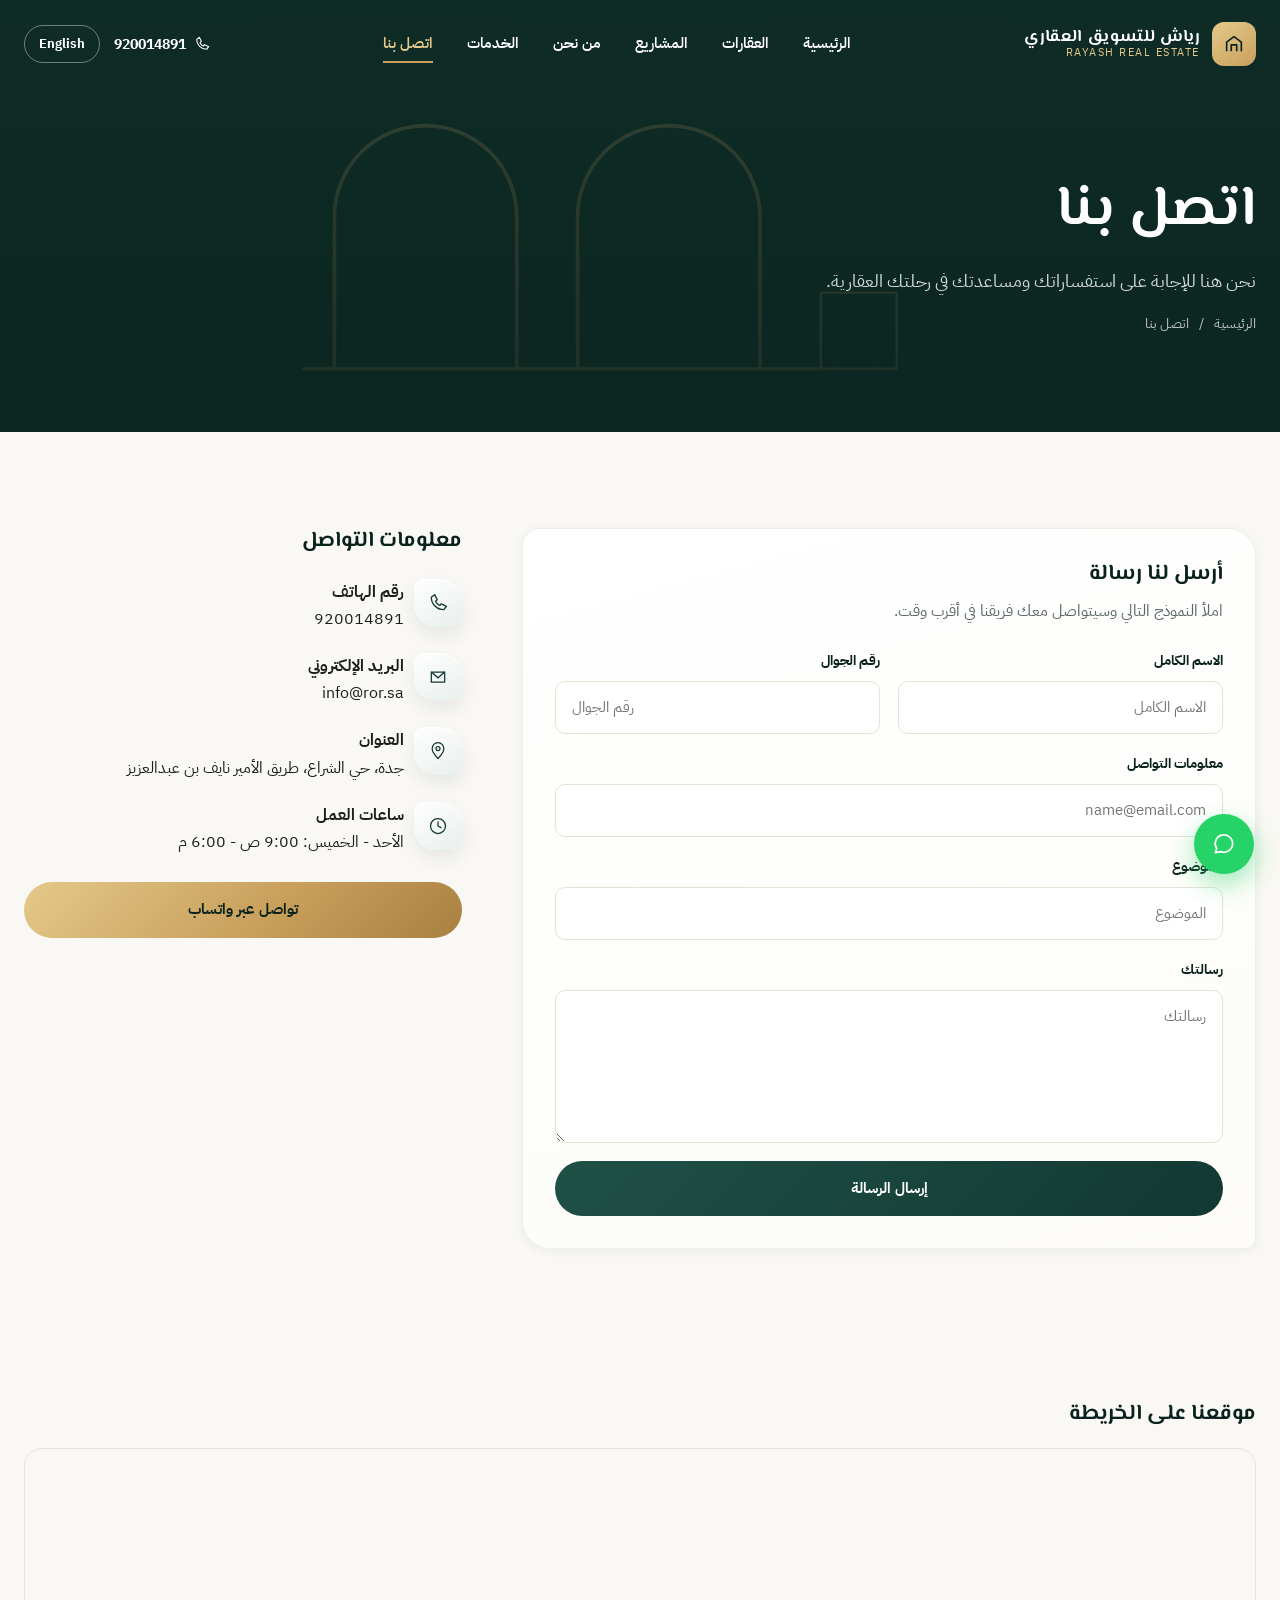
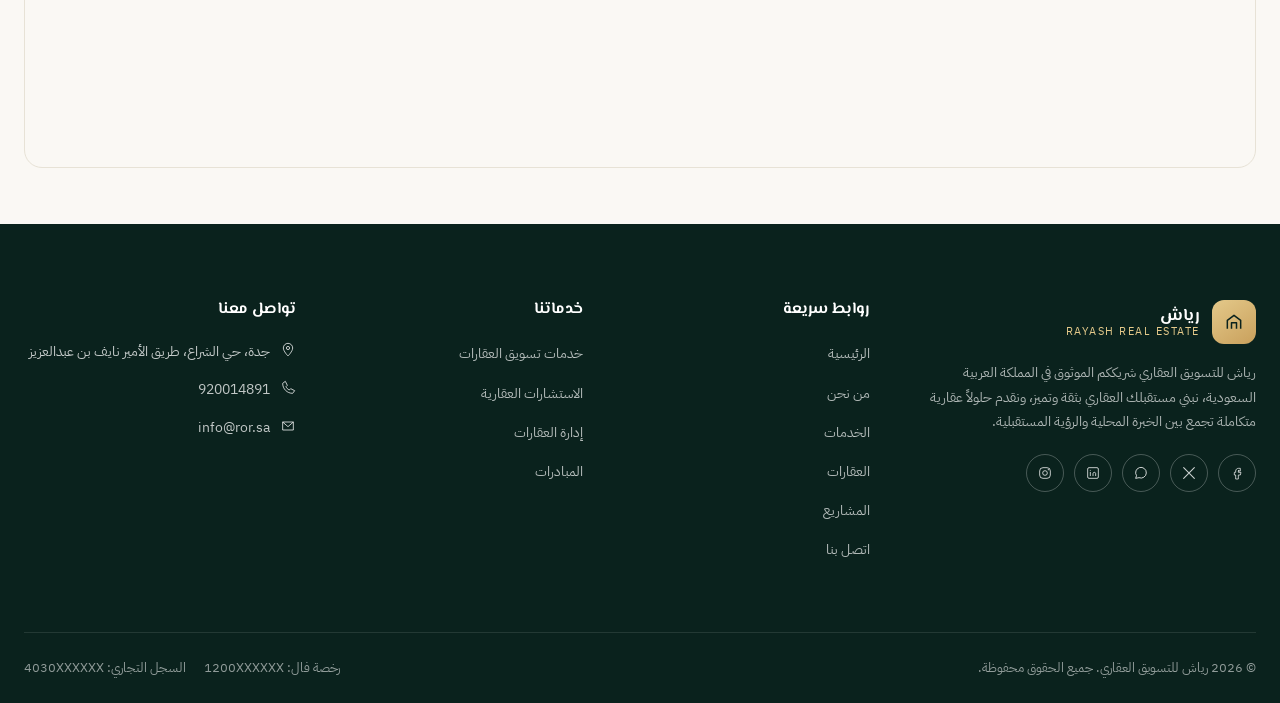
<file: contact.html>
<!doctype html>
<html lang="ar" dir="rtl">
<head>
<meta charset="UTF-8">
<meta name="viewport" content="width=device-width, initial-scale=1">
<title data-i18n-title="contact.metaTitle">اتصل بنا | رياش للتسويق العقاري</title>
<meta name="description" data-i18n-meta="contact.metaDesc" content="تواصل مع رياش للتسويق العقاري في جدة عبر الهاتف أو واتساب أو النموذج الإلكتروني.">
<link rel="icon" href="data:image/svg+xml,%3Csvg xmlns='http://www.w3.org/2000/svg' viewBox='0 0 24 24'%3E%3Crect width='24' height='24' rx='6' fill='%23123832'/%3E%3Cpath d='M7 17V9l5-4 5 4v8' stroke='%23c9a05c' stroke-width='1.8' fill='none'/%3E%3C/svg%3E">
<link rel="preconnect" href="https://fonts.googleapis.com">
<link rel="preconnect" href="https://fonts.gstatic.com" crossorigin>
<link href="https://fonts.googleapis.com/css2?family=El+Messiri:wght@400;500;600;700&family=IBM+Plex+Sans+Arabic:wght@400;500;600;700;800&family=Playfair+Display:wght@500;600;700;800&family=Inter:wght@400;500;600;700&display=swap" rel="stylesheet">
<link rel="stylesheet" href="css/style.css">
</head>
<body>
<a href="#main" class="skip-link">تخطي إلى المحتوى</a>

<header class="site-header transparent">
  <div class="container">
    <a href="index.html" class="brand">
      <span class="brand-mark"><svg width="22" height="22" viewBox="0 0 24 24" fill="none"><path d="M4 20V10l8-6 8 6v10" stroke="currentColor" stroke-width="1.8" stroke-linejoin="round"/><path d="M9 20v-7h6v7" stroke="currentColor" stroke-width="1.8" stroke-linejoin="round"/></svg></span>
      <span class="brand-text"><strong data-i18n="home.heroEyebrow">رياش للتسويق العقاري</strong><span>RAYASH REAL ESTATE</span></span>
    </a>
    <nav class="main-nav">
      <a href="index.html" class="nav-link" data-i18n="nav.home">الرئيسية</a>
      <a href="properties.html" class="nav-link" data-i18n="nav.properties">العقارات</a>
      <a href="projects.html" class="nav-link" data-i18n="nav.projects">المشاريع</a>
      <a href="about.html" class="nav-link" data-i18n="nav.about">من نحن</a>
      <a href="services.html" class="nav-link" data-i18n="nav.services">الخدمات</a>
      <a href="contact.html" class="nav-link active" data-i18n="nav.contact">اتصل بنا</a>
    </nav>
    <div class="header-actions">
      <a href="tel:920014891" class="phone-pill js-phone-href">
        <svg width="16" height="16" viewBox="0 0 24 24" fill="none"><path d="M4 5c0 8.3 6.7 15 15 15l3-4-6-3-2 2c-2.5-1.2-4-2.7-5-5l2-2-3-6z" stroke="currentColor" stroke-width="1.6" stroke-linejoin="round"/></svg>
        <span class="js-phone">920014891</span>
      </a>
      <button class="lang-switch" data-i18n-lang-label>English</button>
      <button class="nav-toggle" aria-label="menu"><span></span><span></span><span></span></button>
    </div>
  </div>
</header>

<main id="main">
  <section class="page-header">
    <div class="hero-media"><img src="assets/img/interior.svg" alt=""></div>
    <div class="container hero-content" style="padding-top:0">
      <h1 data-i18n="contact.pageTitle">اتصل بنا</h1>
      <p class="lead" style="color:rgba(255,255,255,.82)" data-i18n="contact.pageLead">نحن هنا للإجابة على استفساراتك ومساعدتك في رحلتك العقارية.</p>
      <div class="breadcrumb"><a href="index.html" data-i18n="nav.home">الرئيسية</a><span>/</span><span data-i18n="contact.pageTitle">اتصل بنا</span></div>
    </div>
  </section>

  <section class="section">
    <div class="container split" style="align-items:flex-start">
      <div class="form-card reveal">
        <h3 data-i18n="contact.formTitle">أرسل لنا رسالة</h3>
        <p style="margin:10px 0 24px" data-i18n="contact.formLead">املأ النموذج التالي وسيتواصل معك فريقنا في أقرب وقت.</p>
        <form id="contact-form">
          <div class="form-row">
            <div class="form-field">
              <label data-i18n="contact.formName">الاسم الكامل</label>
              <input type="text" required data-i18n-placeholder="contact.formName">
            </div>
            <div class="form-field">
              <label data-i18n="contact.formPhone">رقم الجوال</label>
              <input type="tel" required data-i18n-placeholder="contact.formPhone">
            </div>
          </div>
          <div class="form-field">
            <label data-i18n="contact.infoTitle">البريد الإلكتروني</label>
            <input type="email" required placeholder="name@email.com">
          </div>
          <div class="form-field">
            <label data-i18n="contact.formSubject">الموضوع</label>
            <input type="text" data-i18n-placeholder="contact.formSubject">
          </div>
          <div class="form-field">
            <label data-i18n="contact.formMessage">رسالتك</label>
            <textarea rows="5" required data-i18n-placeholder="contact.formMessage"></textarea>
          </div>
          <button type="submit" class="btn btn-primary btn-block" data-i18n="contact.formSubmit">إرسال الرسالة</button>
          <div id="contact-success" class="form-success">
            <svg width="20" height="20" viewBox="0 0 24 24" fill="none"><path d="M5 13l4 4L19 7" stroke="currentColor" stroke-width="2" stroke-linecap="round" stroke-linejoin="round"/></svg>
            <span data-i18n="common.successMsg">تم استلام طلبك بنجاح.</span>
          </div>
        </form>
      </div>

      <div class="reveal">
        <h3 data-i18n="contact.infoTitle">معلومات التواصل</h3>
        <div style="display:flex;flex-direction:column;gap:20px;margin-top:24px">
          <div class="flex gap-10" style="align-items:flex-start">
            <div class="icon-tile light" style="width:48px;height:48px;flex:none"><svg width="20" height="20" viewBox="0 0 24 24" fill="none"><path d="M4 5c0 8.3 6.7 15 15 15l3-4-6-3-2 2c-2.5-1.2-4-2.7-5-5l2-2-3-6z" stroke="currentColor" stroke-width="1.6" stroke-linejoin="round"/></svg></div>
            <div><strong data-i18n="contact.phoneLabel">رقم الهاتف</strong><br><a href="tel:920014891" class="js-phone-href"><span class="js-phone">920014891</span></a></div>
          </div>
          <div class="flex gap-10" style="align-items:flex-start">
            <div class="icon-tile light" style="width:48px;height:48px;flex:none"><svg width="20" height="20" viewBox="0 0 24 24" fill="none"><path d="M4 6h16v12H4z" stroke="currentColor" stroke-width="1.5"/><path d="M4 6l8 7 8-7" stroke="currentColor" stroke-width="1.5"/></svg></div>
            <div><strong data-i18n="contact.emailLabel">البريد الإلكتروني</strong><br><a href="mailto:info@ror.sa" class="js-email-href"><span class="js-email">info@ror.sa</span></a></div>
          </div>
          <div class="flex gap-10" style="align-items:flex-start">
            <div class="icon-tile light" style="width:48px;height:48px;flex:none"><svg width="20" height="20" viewBox="0 0 24 24" fill="none"><path d="M12 21s7-7.1 7-12a7 7 0 1 0-14 0c0 4.9 7 12 7 12z" stroke="currentColor" stroke-width="1.5"/><circle cx="12" cy="9" r="2.4" stroke="currentColor" stroke-width="1.5"/></svg></div>
            <div><strong data-i18n="contact.addressLabel">العنوان</strong><br><span class="js-address">جدة، حي الشراع، طريق الأمير نايف بن عبدالعزيز</span></div>
          </div>
          <div class="flex gap-10" style="align-items:flex-start">
            <div class="icon-tile light" style="width:48px;height:48px;flex:none"><svg width="20" height="20" viewBox="0 0 24 24" fill="none"><circle cx="12" cy="12" r="9" stroke="currentColor" stroke-width="1.5"/><path d="M12 7v5l3.5 2" stroke="currentColor" stroke-width="1.5" stroke-linecap="round"/></svg></div>
            <div><strong data-i18n="contact.hoursLabel">ساعات العمل</strong><br><span class="js-hours">الأحد - الخميس: 9:00 ص - 6:00 م</span></div>
          </div>
          <a href="#" class="wa-link btn btn-gold" target="_blank" rel="noopener" style="margin-top:6px" data-i18n="common.whatsappCta">تواصل عبر واتساب</a>
        </div>
      </div>
    </div>
  </section>

  <section class="section-sm">
    <div class="container">
      <h3 style="margin-bottom:20px" data-i18n="contact.mapTitle">موقعنا على الخريطة</h3>
      <div class="map-frame reveal"><iframe id="contact-map" loading="lazy" title="Rayash location"></iframe></div>
    </div>
  </section>
</main>

<footer class="site-footer">
  <div class="container">
    <div class="footer-grid">
      <div class="footer-brand">
        <div class="brand">
          <span class="brand-mark"><svg width="20" height="20" viewBox="0 0 24 24" fill="none"><path d="M4 20V10l8-6 8 6v10" stroke="currentColor" stroke-width="1.8" stroke-linejoin="round"/><path d="M9 20v-7h6v7" stroke="currentColor" stroke-width="1.8" stroke-linejoin="round"/></svg></span>
          <span class="brand-text"><strong>رياش</strong><span>RAYASH REAL ESTATE</span></span>
        </div>
        <p data-i18n="footer.about">رياش للتسويق العقاري شريككم الموثوق...</p>
        <div class="social-row">
          <a href="#" data-social="facebook" aria-label="Facebook"><svg width="16" height="16" viewBox="0 0 24 24" fill="none"><path d="M14 9h3V5h-3c-2.2 0-4 1.8-4 4v2H8v4h2v6h4v-6h3l1-4h-4V9c0-.6.4-1 1-1z" stroke="currentColor" stroke-width="1.3" stroke-linejoin="round"/></svg></a>
          <a href="#" data-social="x" aria-label="X"><svg width="16" height="16" viewBox="0 0 24 24" fill="none"><path d="M4 4l16 16M20 4L4 20" stroke="currentColor" stroke-width="1.6" stroke-linecap="round"/></svg></a>
          <a href="#" data-social="whatsapp" aria-label="WhatsApp"><svg width="16" height="16" viewBox="0 0 24 24" fill="none"><path d="M4 20l1.3-4A8 8 0 1 1 9 19l-5 1z" stroke="currentColor" stroke-width="1.5" stroke-linejoin="round"/></svg></a>
          <a href="#" data-social="linkedin" aria-label="LinkedIn"><svg width="16" height="16" viewBox="0 0 24 24" fill="none"><rect x="4" y="4" width="16" height="16" rx="2" stroke="currentColor" stroke-width="1.4"/><path d="M8 11v5M8 8v.01M12 16v-3.2c0-1.1.9-1.8 2-1.8s2 .7 2 1.8V16" stroke="currentColor" stroke-width="1.4" stroke-linecap="round"/></svg></a>
          <a href="#" data-social="instagram" aria-label="Instagram"><svg width="16" height="16" viewBox="0 0 24 24" fill="none"><rect x="4" y="4" width="16" height="16" rx="5" stroke="currentColor" stroke-width="1.4"/><circle cx="12" cy="12" r="3.5" stroke="currentColor" stroke-width="1.4"/><circle cx="17" cy="7" r="1" fill="currentColor"/></svg></a>
        </div>
      </div>
      <div>
        <h4 data-i18n="footer.quicklinks">روابط سريعة</h4>
        <ul>
          <li><a href="index.html" data-i18n="nav.home">الرئيسية</a></li>
          <li><a href="about.html" data-i18n="nav.about">من نحن</a></li>
          <li><a href="services.html" data-i18n="nav.services">الخدمات</a></li>
          <li><a href="properties.html" data-i18n="nav.properties">العقارات</a></li>
          <li><a href="projects.html" data-i18n="nav.projects">المشاريع</a></li>
          <li><a href="contact.html" data-i18n="nav.contact">اتصل بنا</a></li>
        </ul>
      </div>
      <div>
        <h4 data-i18n="footer.ourServices">خدماتنا</h4>
        <ul>
          <li><a href="services.html" data-i18n="home.s1t">تسويق العقارات</a></li>
          <li><a href="services.html" data-i18n="home.s2t">الاستشارات العقارية</a></li>
          <li><a href="services.html" data-i18n="home.s3t">إدارة العقارات</a></li>
          <li><a href="services.html" data-i18n="home.s4t">المبادرات</a></li>
        </ul>
      </div>
      <div>
        <h4 data-i18n="footer.contactInfo">تواصل معنا</h4>
        <div class="footer-contact-item">
          <svg width="16" height="16" viewBox="0 0 24 24" fill="none" style="flex:none;margin-top:2px"><path d="M12 21s7-7.1 7-12a7 7 0 1 0-14 0c0 4.9 7 12 7 12z" stroke="currentColor" stroke-width="1.5"/><circle cx="12" cy="9" r="2.4" stroke="currentColor" stroke-width="1.5"/></svg>
          <span class="js-address">جدة، حي الشراع، طريق الأمير نايف بن عبدالعزيز</span>
        </div>
        <div class="footer-contact-item">
          <svg width="16" height="16" viewBox="0 0 24 24" fill="none" style="flex:none;margin-top:2px"><path d="M4 5c0 8.3 6.7 15 15 15l3-4-6-3-2 2c-2.5-1.2-4-2.7-5-5l2-2-3-6z" stroke="currentColor" stroke-width="1.5" stroke-linejoin="round"/></svg>
          <a href="tel:920014891" class="js-phone-href"><span class="js-phone">920014891</span></a>
        </div>
        <div class="footer-contact-item">
          <svg width="16" height="16" viewBox="0 0 24 24" fill="none" style="flex:none;margin-top:2px"><path d="M4 6h16v12H4z" stroke="currentColor" stroke-width="1.5"/><path d="M4 6l8 7 8-7" stroke="currentColor" stroke-width="1.5"/></svg>
          <a href="mailto:info@ror.sa" class="js-email-href"><span class="js-email">info@ror.sa</span></a>
        </div>
      </div>
    </div>
    <div class="footer-bottom">
      <span data-i18n="footer.rights">© 2026 رياش للتسويق العقاري. جميع الحقوق محفوظة.</span>
      <div class="footer-legal">
        <span><span data-i18n="footer.falLabel">رخصة فال</span>: <span class="js-fal">1200XXXXXX</span></span>
        <span><span data-i18n="footer.crLabel">السجل التجاري</span>: <span class="js-cr">4030XXXXXX</span></span>
      </div>
    </div>
  </div>
</footer>

<a href="#" class="wa-link wa-float" target="_blank" rel="noopener" aria-label="WhatsApp">
  <svg width="26" height="26" viewBox="0 0 24 24" fill="none"><path d="M4 20l1.3-4A8 8 0 1 1 9 19l-5 1z" stroke="white" stroke-width="1.6" stroke-linejoin="round"/></svg>
</a>
<button class="back-to-top" aria-label="scroll top">
  <svg width="18" height="18" viewBox="0 0 24 24" fill="none"><path d="M12 19V5M5 12l7-7 7 7" stroke="white" stroke-width="2" stroke-linecap="round" stroke-linejoin="round"/></svg>
</button>

<script src="js/data.js"></script>
<script src="js/i18n.js"></script>
<script src="js/main.js"></script>
</body>
</html>
</file>
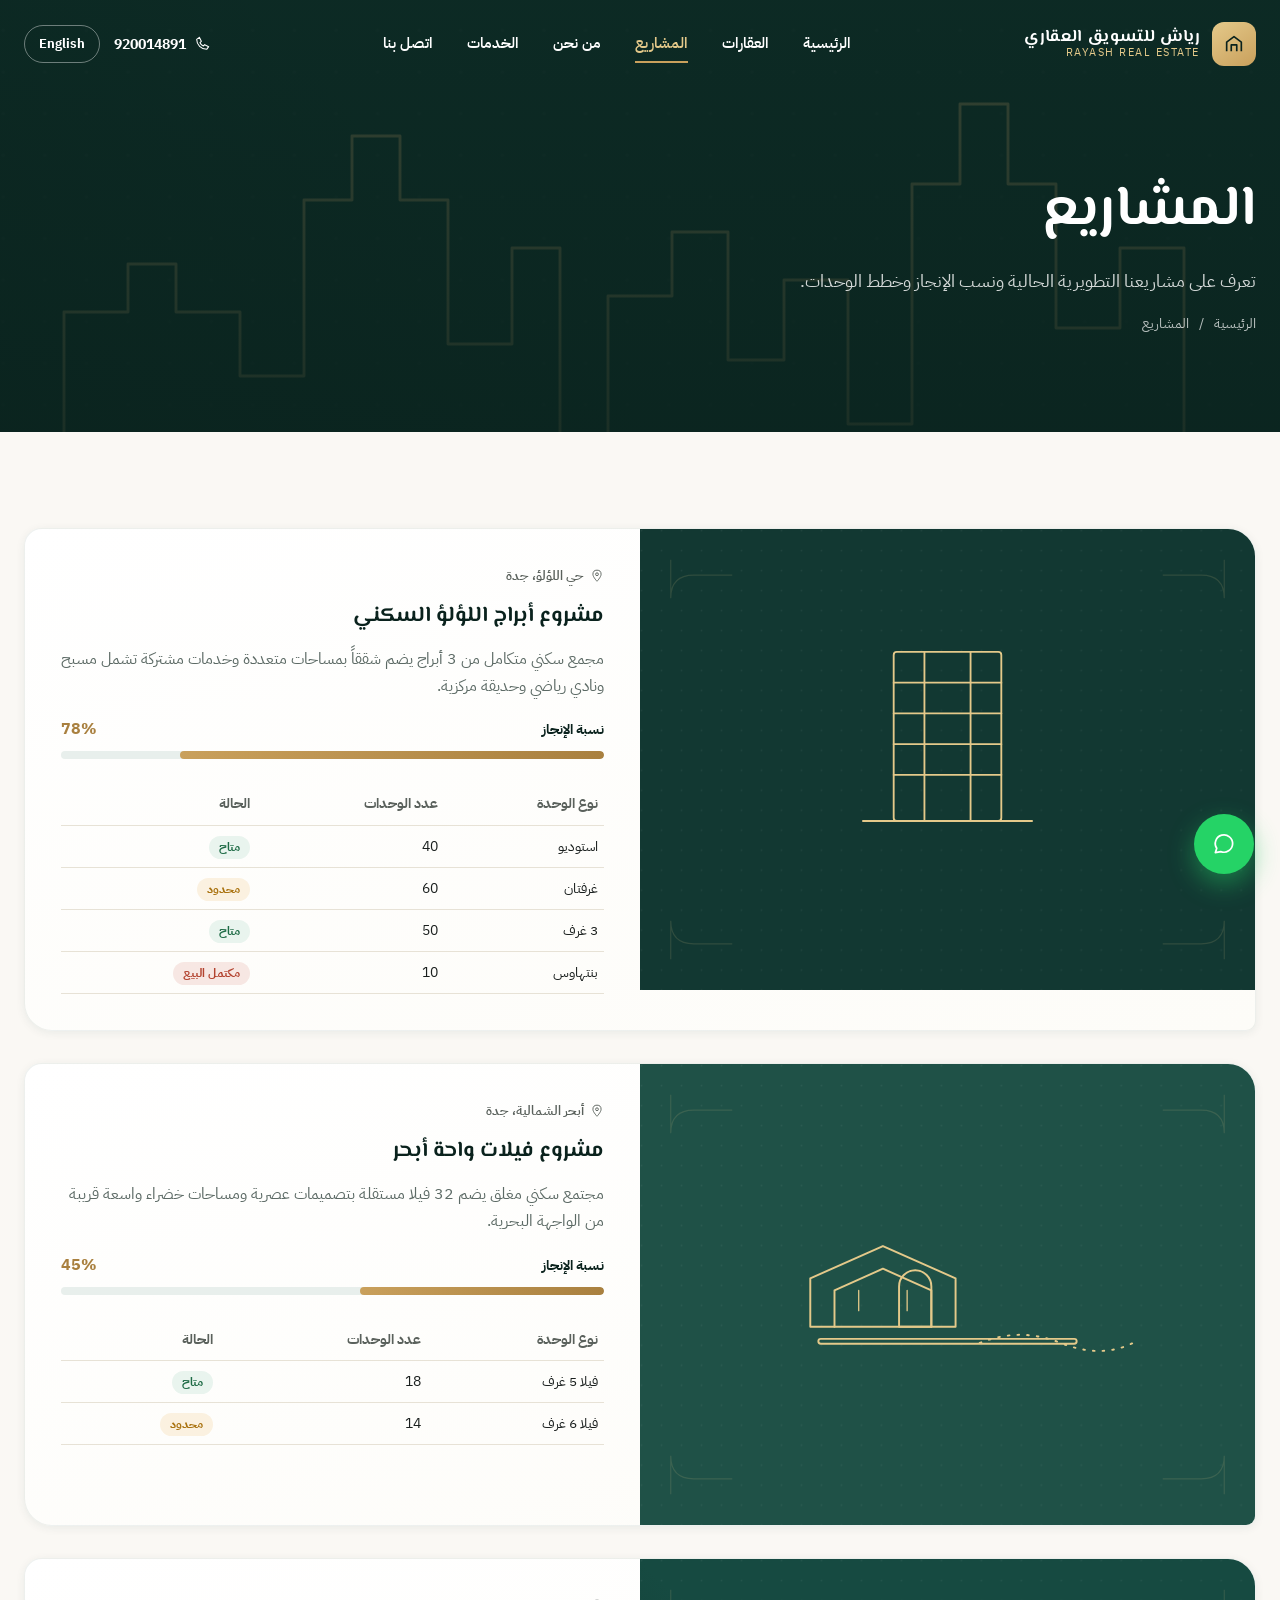
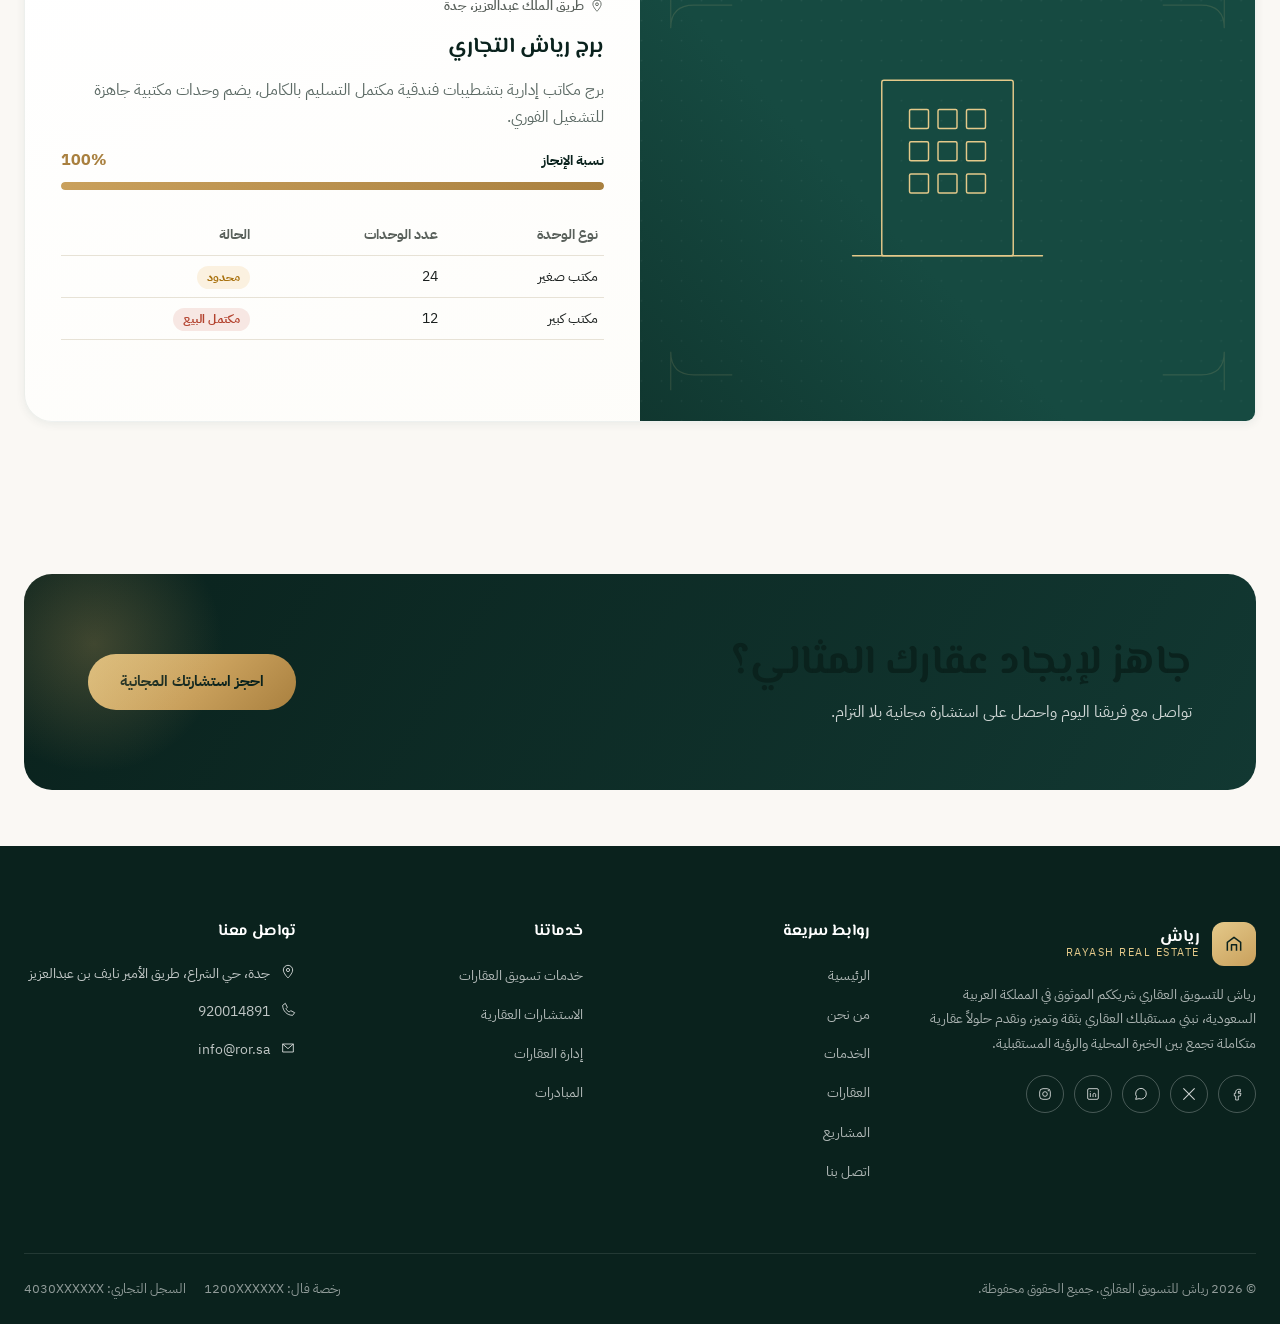
<file: projects.html>
<!doctype html>
<html lang="ar" dir="rtl">
<head>
<meta charset="UTF-8">
<meta name="viewport" content="width=device-width, initial-scale=1">
<title data-i18n-title="projects.metaTitle">المشاريع | رياش للتسويق العقاري</title>
<meta name="description" data-i18n-meta="projects.metaDesc" content="اكتشف مشاريع رياش العقارية التطويرية في جدة، نسب الإنجاز ومخططات الوحدات المتاحة.">
<link rel="icon" href="data:image/svg+xml,%3Csvg xmlns='http://www.w3.org/2000/svg' viewBox='0 0 24 24'%3E%3Crect width='24' height='24' rx='6' fill='%23123832'/%3E%3Cpath d='M7 17V9l5-4 5 4v8' stroke='%23c9a05c' stroke-width='1.8' fill='none'/%3E%3C/svg%3E">
<link rel="preconnect" href="https://fonts.googleapis.com">
<link rel="preconnect" href="https://fonts.gstatic.com" crossorigin>
<link href="https://fonts.googleapis.com/css2?family=El+Messiri:wght@400;500;600;700&family=IBM+Plex+Sans+Arabic:wght@400;500;600;700;800&family=Playfair+Display:wght@500;600;700;800&family=Inter:wght@400;500;600;700&display=swap" rel="stylesheet">
<link rel="stylesheet" href="css/style.css">
</head>
<body>
<a href="#main" class="skip-link">تخطي إلى المحتوى</a>

<header class="site-header transparent">
  <div class="container">
    <a href="index.html" class="brand">
      <span class="brand-mark"><svg width="22" height="22" viewBox="0 0 24 24" fill="none"><path d="M4 20V10l8-6 8 6v10" stroke="currentColor" stroke-width="1.8" stroke-linejoin="round"/><path d="M9 20v-7h6v7" stroke="currentColor" stroke-width="1.8" stroke-linejoin="round"/></svg></span>
      <span class="brand-text"><strong data-i18n="home.heroEyebrow">رياش للتسويق العقاري</strong><span>RAYASH REAL ESTATE</span></span>
    </a>
    <nav class="main-nav">
      <a href="index.html" class="nav-link" data-i18n="nav.home">الرئيسية</a>
      <a href="properties.html" class="nav-link" data-i18n="nav.properties">العقارات</a>
      <a href="projects.html" class="nav-link active" data-i18n="nav.projects">المشاريع</a>
      <a href="about.html" class="nav-link" data-i18n="nav.about">من نحن</a>
      <a href="services.html" class="nav-link" data-i18n="nav.services">الخدمات</a>
      <a href="contact.html" class="nav-link" data-i18n="nav.contact">اتصل بنا</a>
    </nav>
    <div class="header-actions">
      <a href="tel:920014891" class="phone-pill js-phone-href">
        <svg width="16" height="16" viewBox="0 0 24 24" fill="none"><path d="M4 5c0 8.3 6.7 15 15 15l3-4-6-3-2 2c-2.5-1.2-4-2.7-5-5l2-2-3-6z" stroke="currentColor" stroke-width="1.6" stroke-linejoin="round"/></svg>
        <span class="js-phone">920014891</span>
      </a>
      <button class="lang-switch" data-i18n-lang-label>English</button>
      <button class="nav-toggle" aria-label="menu"><span></span><span></span><span></span></button>
    </div>
  </div>
</header>

<main id="main">
  <section class="page-header">
    <div class="hero-media"><img src="assets/img/skyline.svg" alt=""></div>
    <div class="container hero-content" style="padding-top:0">
      <h1 data-i18n="projects.pageTitle">المشاريع</h1>
      <p class="lead" style="color:rgba(255,255,255,.82)" data-i18n="projects.pageLead">تعرف على مشاريعنا التطويرية الحالية ونسب الإنجاز وخطط الوحدات.</p>
      <div class="breadcrumb">
        <a href="index.html" data-i18n="nav.home">الرئيسية</a><span>/</span><span data-i18n="projects.pageTitle">المشاريع</span>
      </div>
    </div>
  </section>

  <section class="section">
    <div class="container">
      <div id="projects-list" style="display:flex;flex-direction:column;gap:32px"></div>
    </div>
  </section>

  <section class="section-sm">
    <div class="container">
      <div class="cta-band reveal">
        <div>
          <h2 data-i18n="home.ctaTitle">جاهز لإيجاد عقارك المثالي؟</h2>
          <p style="color:rgba(255,255,255,.8);margin-top:10px;max-width:480px" data-i18n="home.ctaText">تواصل مع فريقنا اليوم واحصل على استشارة مجانية بلا التزام.</p>
        </div>
        <a href="contact.html" class="btn btn-gold" data-i18n="home.ctaBtn">احجز استشارتك المجانية</a>
      </div>
    </div>
  </section>
</main>

<footer class="site-footer">
  <div class="container">
    <div class="footer-grid">
      <div class="footer-brand">
        <div class="brand">
          <span class="brand-mark"><svg width="20" height="20" viewBox="0 0 24 24" fill="none"><path d="M4 20V10l8-6 8 6v10" stroke="currentColor" stroke-width="1.8" stroke-linejoin="round"/><path d="M9 20v-7h6v7" stroke="currentColor" stroke-width="1.8" stroke-linejoin="round"/></svg></span>
          <span class="brand-text"><strong>رياش</strong><span>RAYASH REAL ESTATE</span></span>
        </div>
        <p data-i18n="footer.about">رياش للتسويق العقاري شريككم الموثوق...</p>
        <div class="social-row">
          <a href="#" data-social="facebook" aria-label="Facebook"><svg width="16" height="16" viewBox="0 0 24 24" fill="none"><path d="M14 9h3V5h-3c-2.2 0-4 1.8-4 4v2H8v4h2v6h4v-6h3l1-4h-4V9c0-.6.4-1 1-1z" stroke="currentColor" stroke-width="1.3" stroke-linejoin="round"/></svg></a>
          <a href="#" data-social="x" aria-label="X"><svg width="16" height="16" viewBox="0 0 24 24" fill="none"><path d="M4 4l16 16M20 4L4 20" stroke="currentColor" stroke-width="1.6" stroke-linecap="round"/></svg></a>
          <a href="#" data-social="whatsapp" aria-label="WhatsApp"><svg width="16" height="16" viewBox="0 0 24 24" fill="none"><path d="M4 20l1.3-4A8 8 0 1 1 9 19l-5 1z" stroke="currentColor" stroke-width="1.5" stroke-linejoin="round"/></svg></a>
          <a href="#" data-social="linkedin" aria-label="LinkedIn"><svg width="16" height="16" viewBox="0 0 24 24" fill="none"><rect x="4" y="4" width="16" height="16" rx="2" stroke="currentColor" stroke-width="1.4"/><path d="M8 11v5M8 8v.01M12 16v-3.2c0-1.1.9-1.8 2-1.8s2 .7 2 1.8V16" stroke="currentColor" stroke-width="1.4" stroke-linecap="round"/></svg></a>
          <a href="#" data-social="instagram" aria-label="Instagram"><svg width="16" height="16" viewBox="0 0 24 24" fill="none"><rect x="4" y="4" width="16" height="16" rx="5" stroke="currentColor" stroke-width="1.4"/><circle cx="12" cy="12" r="3.5" stroke="currentColor" stroke-width="1.4"/><circle cx="17" cy="7" r="1" fill="currentColor"/></svg></a>
        </div>
      </div>
      <div>
        <h4 data-i18n="footer.quicklinks">روابط سريعة</h4>
        <ul>
          <li><a href="index.html" data-i18n="nav.home">الرئيسية</a></li>
          <li><a href="about.html" data-i18n="nav.about">من نحن</a></li>
          <li><a href="services.html" data-i18n="nav.services">الخدمات</a></li>
          <li><a href="properties.html" data-i18n="nav.properties">العقارات</a></li>
          <li><a href="projects.html" data-i18n="nav.projects">المشاريع</a></li>
          <li><a href="contact.html" data-i18n="nav.contact">اتصل بنا</a></li>
        </ul>
      </div>
      <div>
        <h4 data-i18n="footer.ourServices">خدماتنا</h4>
        <ul>
          <li><a href="services.html" data-i18n="home.s1t">تسويق العقارات</a></li>
          <li><a href="services.html" data-i18n="home.s2t">الاستشارات العقارية</a></li>
          <li><a href="services.html" data-i18n="home.s3t">إدارة العقارات</a></li>
          <li><a href="services.html" data-i18n="home.s4t">المبادرات</a></li>
        </ul>
      </div>
      <div>
        <h4 data-i18n="footer.contactInfo">تواصل معنا</h4>
        <div class="footer-contact-item">
          <svg width="16" height="16" viewBox="0 0 24 24" fill="none" style="flex:none;margin-top:2px"><path d="M12 21s7-7.1 7-12a7 7 0 1 0-14 0c0 4.9 7 12 7 12z" stroke="currentColor" stroke-width="1.5"/><circle cx="12" cy="9" r="2.4" stroke="currentColor" stroke-width="1.5"/></svg>
          <span class="js-address">جدة، حي الشراع، طريق الأمير نايف بن عبدالعزيز</span>
        </div>
        <div class="footer-contact-item">
          <svg width="16" height="16" viewBox="0 0 24 24" fill="none" style="flex:none;margin-top:2px"><path d="M4 5c0 8.3 6.7 15 15 15l3-4-6-3-2 2c-2.5-1.2-4-2.7-5-5l2-2-3-6z" stroke="currentColor" stroke-width="1.5" stroke-linejoin="round"/></svg>
          <a href="tel:920014891" class="js-phone-href"><span class="js-phone">920014891</span></a>
        </div>
        <div class="footer-contact-item">
          <svg width="16" height="16" viewBox="0 0 24 24" fill="none" style="flex:none;margin-top:2px"><path d="M4 6h16v12H4z" stroke="currentColor" stroke-width="1.5"/><path d="M4 6l8 7 8-7" stroke="currentColor" stroke-width="1.5"/></svg>
          <a href="mailto:info@ror.sa" class="js-email-href"><span class="js-email">info@ror.sa</span></a>
        </div>
      </div>
    </div>
    <div class="footer-bottom">
      <span data-i18n="footer.rights">© 2026 رياش للتسويق العقاري. جميع الحقوق محفوظة.</span>
      <div class="footer-legal">
        <span><span data-i18n="footer.falLabel">رخصة فال</span>: <span class="js-fal">1200XXXXXX</span></span>
        <span><span data-i18n="footer.crLabel">السجل التجاري</span>: <span class="js-cr">4030XXXXXX</span></span>
      </div>
    </div>
  </div>
</footer>

<a href="#" class="wa-link wa-float" target="_blank" rel="noopener" aria-label="WhatsApp">
  <svg width="26" height="26" viewBox="0 0 24 24" fill="none"><path d="M4 20l1.3-4A8 8 0 1 1 9 19l-5 1z" stroke="white" stroke-width="1.6" stroke-linejoin="round"/></svg>
</a>
<button class="back-to-top" aria-label="scroll top">
  <svg width="18" height="18" viewBox="0 0 24 24" fill="none"><path d="M12 19V5M5 12l7-7 7 7" stroke="white" stroke-width="2" stroke-linecap="round" stroke-linejoin="round"/></svg>
</button>

<script src="js/data.js"></script>
<script src="js/i18n.js"></script>
<script src="js/main.js"></script>
</body>
</html>
</file>
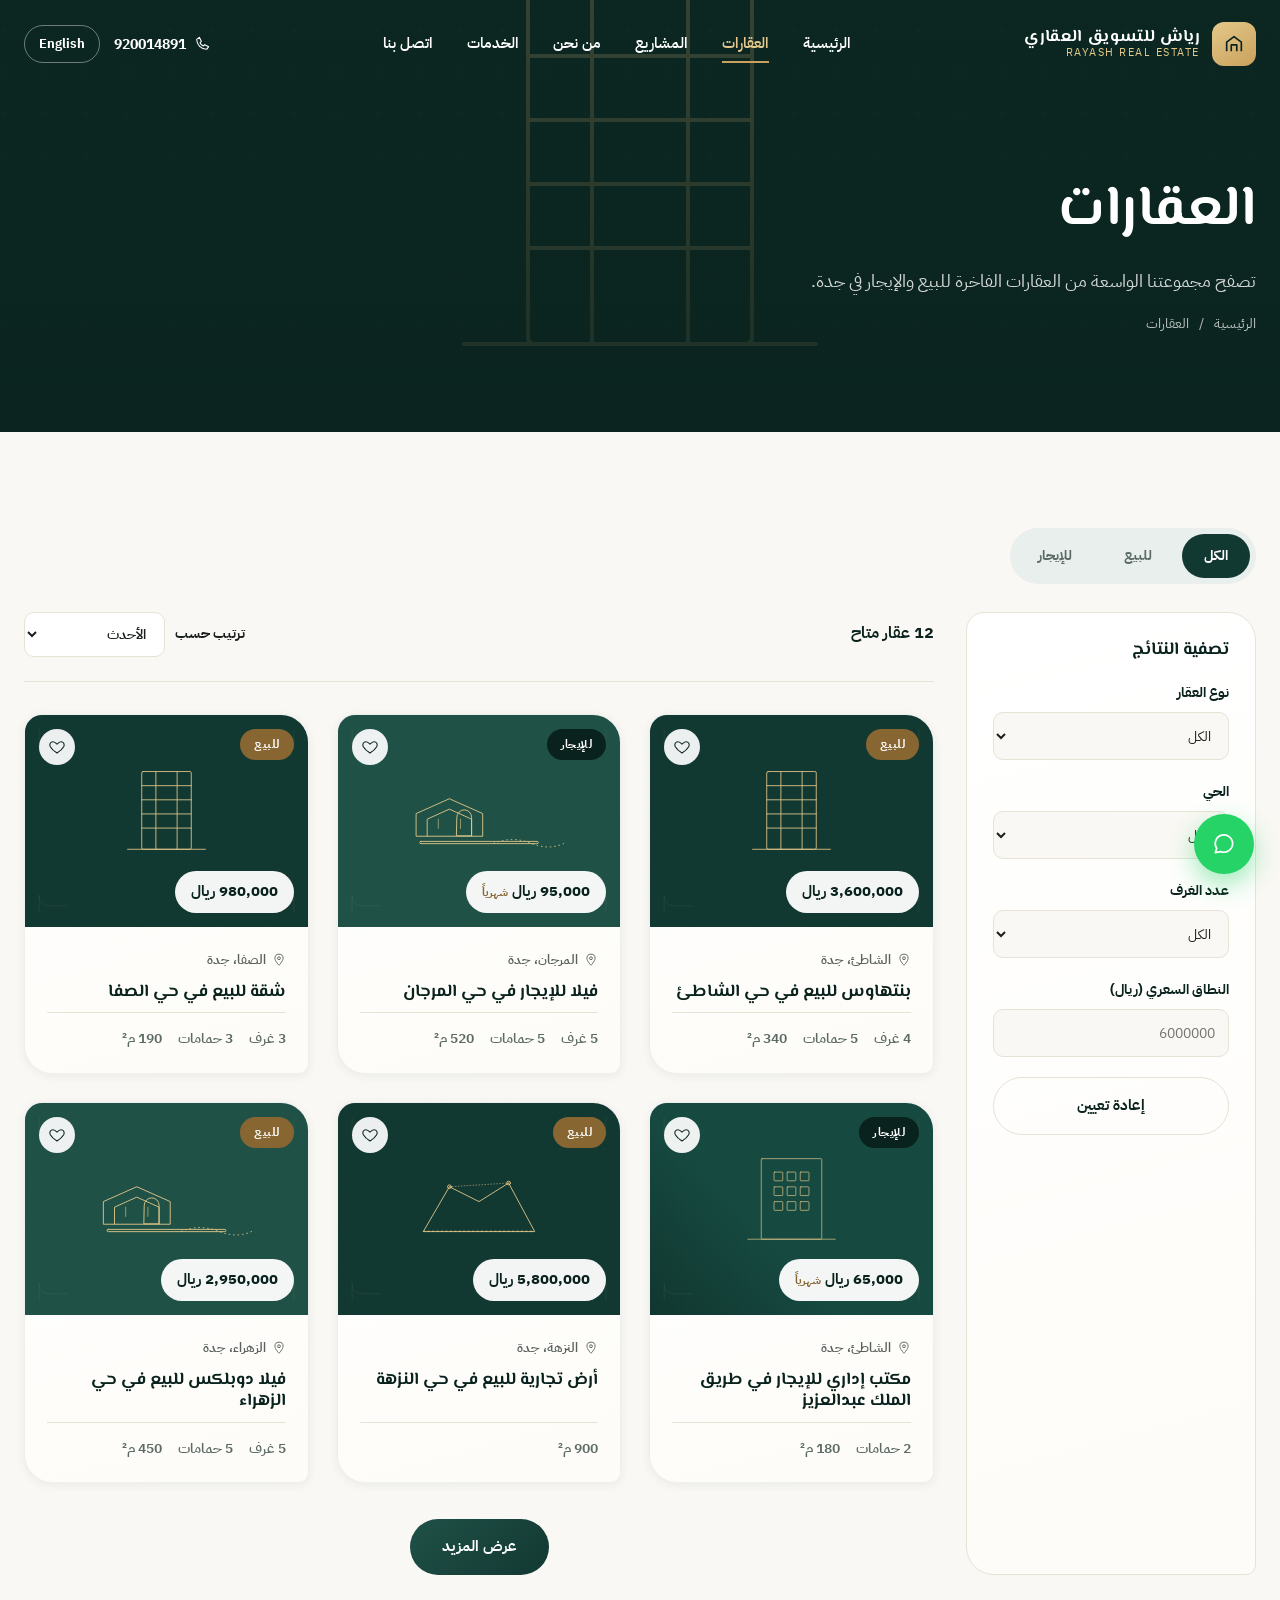
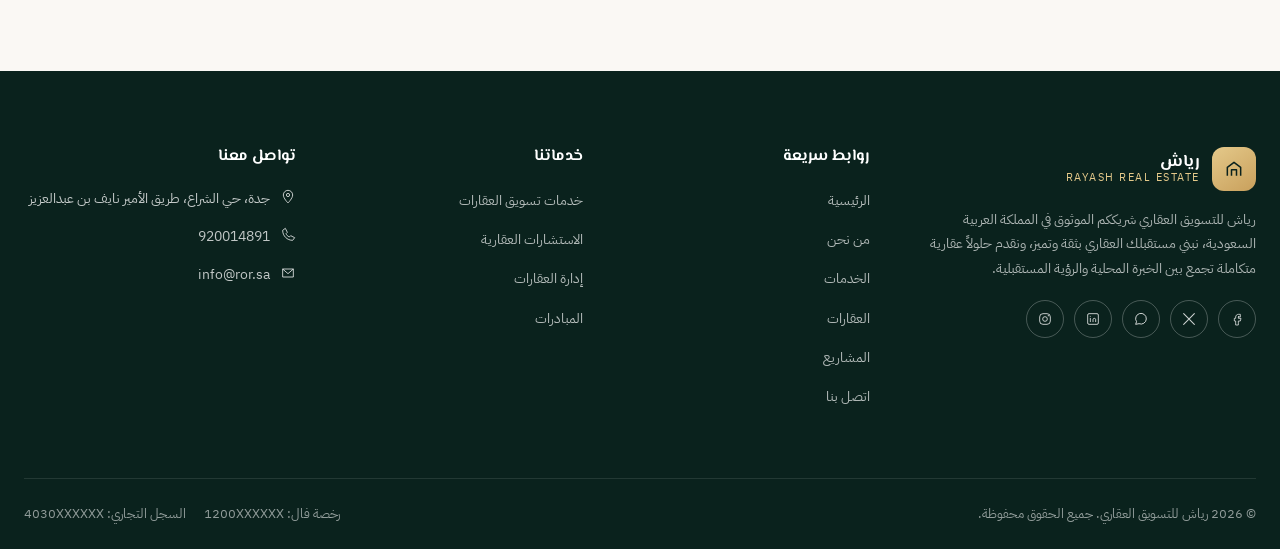
<file: properties.html>
<!doctype html>
<html lang="ar" dir="rtl">
<head>
<meta charset="UTF-8">
<meta name="viewport" content="width=device-width, initial-scale=1">
<title data-i18n-title="properties.metaTitle">العقارات | رياش للتسويق العقاري</title>
<meta name="description" data-i18n-meta="properties.metaDesc" content="تصفح شققاً وفللاً وأراضي ومكاتب للبيع والإيجار في أحياء جدة الراقية مع رياش للتسويق العقاري.">
<link rel="icon" href="data:image/svg+xml,%3Csvg xmlns='http://www.w3.org/2000/svg' viewBox='0 0 24 24'%3E%3Crect width='24' height='24' rx='6' fill='%23123832'/%3E%3Cpath d='M7 17V9l5-4 5 4v8' stroke='%23c9a05c' stroke-width='1.8' fill='none'/%3E%3C/svg%3E">
<link rel="preconnect" href="https://fonts.googleapis.com">
<link rel="preconnect" href="https://fonts.gstatic.com" crossorigin>
<link href="https://fonts.googleapis.com/css2?family=El+Messiri:wght@400;500;600;700&family=IBM+Plex+Sans+Arabic:wght@400;500;600;700;800&family=Playfair+Display:wght@500;600;700;800&family=Inter:wght@400;500;600;700&display=swap" rel="stylesheet">
<link rel="stylesheet" href="css/style.css">
</head>
<body>
<a href="#main" class="skip-link">تخطي إلى المحتوى</a>

<header class="site-header transparent">
  <div class="container">
    <a href="index.html" class="brand">
      <span class="brand-mark"><svg width="22" height="22" viewBox="0 0 24 24" fill="none"><path d="M4 20V10l8-6 8 6v10" stroke="currentColor" stroke-width="1.8" stroke-linejoin="round"/><path d="M9 20v-7h6v7" stroke="currentColor" stroke-width="1.8" stroke-linejoin="round"/></svg></span>
      <span class="brand-text"><strong data-i18n="home.heroEyebrow">رياش للتسويق العقاري</strong><span>RAYASH REAL ESTATE</span></span>
    </a>
    <nav class="main-nav">
      <a href="index.html" class="nav-link" data-i18n="nav.home">الرئيسية</a>
      <a href="properties.html" class="nav-link active" data-i18n="nav.properties">العقارات</a>
      <a href="projects.html" class="nav-link" data-i18n="nav.projects">المشاريع</a>
      <a href="about.html" class="nav-link" data-i18n="nav.about">من نحن</a>
      <a href="services.html" class="nav-link" data-i18n="nav.services">الخدمات</a>
      <a href="contact.html" class="nav-link" data-i18n="nav.contact">اتصل بنا</a>
    </nav>
    <div class="header-actions">
      <a href="tel:920014891" class="phone-pill js-phone-href">
        <svg width="16" height="16" viewBox="0 0 24 24" fill="none"><path d="M4 5c0 8.3 6.7 15 15 15l3-4-6-3-2 2c-2.5-1.2-4-2.7-5-5l2-2-3-6z" stroke="currentColor" stroke-width="1.6" stroke-linejoin="round"/></svg>
        <span class="js-phone">920014891</span>
      </a>
      <button class="lang-switch" data-i18n-lang-label>English</button>
      <button class="nav-toggle" aria-label="menu"><span></span><span></span><span></span></button>
    </div>
  </div>
</header>

<main id="main">
  <section class="page-header">
    <div class="hero-media"><img src="assets/img/apartment.svg" alt=""></div>
    <div class="container hero-content" style="padding-top:0">
      <h1 data-i18n="properties.pageTitle">العقارات</h1>
      <p class="lead" style="color:rgba(255,255,255,.82)" data-i18n="properties.pageLead">تصفح مجموعتنا الواسعة من العقارات الفاخرة للبيع والإيجار في جدة.</p>
      <div class="breadcrumb">
        <a href="index.html" data-i18n="nav.home">الرئيسية</a><span>/</span><span data-i18n="properties.pageTitle">العقارات</span>
      </div>
    </div>
  </section>

  <section class="section">
    <div class="container">
      <div class="tab-group" style="margin-bottom:28px;width:fit-content">
        <button class="tab-btn active" data-purpose="all" data-i18n="properties.all">الكل</button>
        <button class="tab-btn" data-purpose="sale" data-i18n="home.purposeSale">للبيع</button>
        <button class="tab-btn" data-purpose="rent" data-i18n="home.purposeRent">للإيجار</button>
      </div>

      <div class="listing-layout">
        <aside class="filters-panel">
          <h4 data-i18n="properties.filtersTitle">تصفية النتائج</h4>
          <div class="filter-group">
            <label data-i18n="properties.typeLabel">نوع العقار</label>
            <select id="f-type"></select>
          </div>
          <div class="filter-group">
            <label data-i18n="properties.districtLabel">الحي</label>
            <select id="f-district"></select>
          </div>
          <div class="filter-group">
            <label data-i18n="properties.bedsLabel">عدد الغرف</label>
            <select id="f-beds">
              <option value="all" data-i18n="properties.all">الكل</option>
              <option value="1">1+</option>
              <option value="2">2+</option>
              <option value="3">3+</option>
              <option value="4">4+</option>
              <option value="5">5+</option>
            </select>
          </div>
          <div class="filter-group">
            <label data-i18n="properties.priceLabel">النطاق السعري (ريال)</label>
            <input type="number" id="f-price-max" placeholder="6000000" min="0" step="10000">
          </div>
          <button id="f-reset" class="btn btn-ghost btn-block" data-i18n="properties.reset">إعادة تعيين</button>
        </aside>

        <div>
          <div class="listing-toolbar">
            <span id="results-count" style="font-weight:700;color:var(--color-primary-dark)"></span>
            <div class="flex items-center gap-10">
              <label style="font-weight:700;font-size:.85rem" data-i18n="properties.sortLabel">ترتيب حسب</label>
              <select id="f-sort" class="sort-select">
                <option value="newest" data-i18n="properties.sortNewest">الأحدث</option>
                <option value="priceAsc" data-i18n="properties.sortPriceAsc">السعر: من الأقل</option>
                <option value="priceDesc" data-i18n="properties.sortPriceDesc">السعر: من الأعلى</option>
                <option value="areaDesc" data-i18n="properties.sortAreaDesc">المساحة: الأكبر</option>
              </select>
            </div>
          </div>

          <div class="grid grid-3" id="properties-grid"></div>
          <p id="empty-state" class="empty-state" style="display:none" data-i18n="properties.noResults">لا توجد عقارات مطابقة لبحثك، حاول تعديل الفلاتر.</p>

          <div class="text-center" style="margin-top:36px">
            <button id="load-more" class="btn btn-primary" data-i18n="common.loadMore">عرض المزيد</button>
          </div>
        </div>
      </div>
    </div>
  </section>
</main>

<footer class="site-footer">
  <div class="container">
    <div class="footer-grid">
      <div class="footer-brand">
        <div class="brand">
          <span class="brand-mark"><svg width="20" height="20" viewBox="0 0 24 24" fill="none"><path d="M4 20V10l8-6 8 6v10" stroke="currentColor" stroke-width="1.8" stroke-linejoin="round"/><path d="M9 20v-7h6v7" stroke="currentColor" stroke-width="1.8" stroke-linejoin="round"/></svg></span>
          <span class="brand-text"><strong>رياش</strong><span>RAYASH REAL ESTATE</span></span>
        </div>
        <p data-i18n="footer.about">رياش للتسويق العقاري شريككم الموثوق...</p>
        <div class="social-row">
          <a href="#" data-social="facebook" aria-label="Facebook"><svg width="16" height="16" viewBox="0 0 24 24" fill="none"><path d="M14 9h3V5h-3c-2.2 0-4 1.8-4 4v2H8v4h2v6h4v-6h3l1-4h-4V9c0-.6.4-1 1-1z" stroke="currentColor" stroke-width="1.3" stroke-linejoin="round"/></svg></a>
          <a href="#" data-social="x" aria-label="X"><svg width="16" height="16" viewBox="0 0 24 24" fill="none"><path d="M4 4l16 16M20 4L4 20" stroke="currentColor" stroke-width="1.6" stroke-linecap="round"/></svg></a>
          <a href="#" data-social="whatsapp" aria-label="WhatsApp"><svg width="16" height="16" viewBox="0 0 24 24" fill="none"><path d="M4 20l1.3-4A8 8 0 1 1 9 19l-5 1z" stroke="currentColor" stroke-width="1.5" stroke-linejoin="round"/></svg></a>
          <a href="#" data-social="linkedin" aria-label="LinkedIn"><svg width="16" height="16" viewBox="0 0 24 24" fill="none"><rect x="4" y="4" width="16" height="16" rx="2" stroke="currentColor" stroke-width="1.4"/><path d="M8 11v5M8 8v.01M12 16v-3.2c0-1.1.9-1.8 2-1.8s2 .7 2 1.8V16" stroke="currentColor" stroke-width="1.4" stroke-linecap="round"/></svg></a>
          <a href="#" data-social="instagram" aria-label="Instagram"><svg width="16" height="16" viewBox="0 0 24 24" fill="none"><rect x="4" y="4" width="16" height="16" rx="5" stroke="currentColor" stroke-width="1.4"/><circle cx="12" cy="12" r="3.5" stroke="currentColor" stroke-width="1.4"/><circle cx="17" cy="7" r="1" fill="currentColor"/></svg></a>
        </div>
      </div>
      <div>
        <h4 data-i18n="footer.quicklinks">روابط سريعة</h4>
        <ul>
          <li><a href="index.html" data-i18n="nav.home">الرئيسية</a></li>
          <li><a href="about.html" data-i18n="nav.about">من نحن</a></li>
          <li><a href="services.html" data-i18n="nav.services">الخدمات</a></li>
          <li><a href="properties.html" data-i18n="nav.properties">العقارات</a></li>
          <li><a href="projects.html" data-i18n="nav.projects">المشاريع</a></li>
          <li><a href="contact.html" data-i18n="nav.contact">اتصل بنا</a></li>
        </ul>
      </div>
      <div>
        <h4 data-i18n="footer.ourServices">خدماتنا</h4>
        <ul>
          <li><a href="services.html" data-i18n="home.s1t">تسويق العقارات</a></li>
          <li><a href="services.html" data-i18n="home.s2t">الاستشارات العقارية</a></li>
          <li><a href="services.html" data-i18n="home.s3t">إدارة العقارات</a></li>
          <li><a href="services.html" data-i18n="home.s4t">المبادرات</a></li>
        </ul>
      </div>
      <div>
        <h4 data-i18n="footer.contactInfo">تواصل معنا</h4>
        <div class="footer-contact-item">
          <svg width="16" height="16" viewBox="0 0 24 24" fill="none" style="flex:none;margin-top:2px"><path d="M12 21s7-7.1 7-12a7 7 0 1 0-14 0c0 4.9 7 12 7 12z" stroke="currentColor" stroke-width="1.5"/><circle cx="12" cy="9" r="2.4" stroke="currentColor" stroke-width="1.5"/></svg>
          <span class="js-address">جدة، حي الشراع، طريق الأمير نايف بن عبدالعزيز</span>
        </div>
        <div class="footer-contact-item">
          <svg width="16" height="16" viewBox="0 0 24 24" fill="none" style="flex:none;margin-top:2px"><path d="M4 5c0 8.3 6.7 15 15 15l3-4-6-3-2 2c-2.5-1.2-4-2.7-5-5l2-2-3-6z" stroke="currentColor" stroke-width="1.5" stroke-linejoin="round"/></svg>
          <a href="tel:920014891" class="js-phone-href"><span class="js-phone">920014891</span></a>
        </div>
        <div class="footer-contact-item">
          <svg width="16" height="16" viewBox="0 0 24 24" fill="none" style="flex:none;margin-top:2px"><path d="M4 6h16v12H4z" stroke="currentColor" stroke-width="1.5"/><path d="M4 6l8 7 8-7" stroke="currentColor" stroke-width="1.5"/></svg>
          <a href="mailto:info@ror.sa" class="js-email-href"><span class="js-email">info@ror.sa</span></a>
        </div>
      </div>
    </div>
    <div class="footer-bottom">
      <span data-i18n="footer.rights">© 2026 رياش للتسويق العقاري. جميع الحقوق محفوظة.</span>
      <div class="footer-legal">
        <span><span data-i18n="footer.falLabel">رخصة فال</span>: <span class="js-fal">1200XXXXXX</span></span>
        <span><span data-i18n="footer.crLabel">السجل التجاري</span>: <span class="js-cr">4030XXXXXX</span></span>
      </div>
    </div>
  </div>
</footer>

<a href="#" class="wa-link wa-float" target="_blank" rel="noopener" aria-label="WhatsApp">
  <svg width="26" height="26" viewBox="0 0 24 24" fill="none"><path d="M4 20l1.3-4A8 8 0 1 1 9 19l-5 1z" stroke="white" stroke-width="1.6" stroke-linejoin="round"/></svg>
</a>
<button class="back-to-top" aria-label="scroll top">
  <svg width="18" height="18" viewBox="0 0 24 24" fill="none"><path d="M12 19V5M5 12l7-7 7 7" stroke="white" stroke-width="2" stroke-linecap="round" stroke-linejoin="round"/></svg>
</button>

<script src="js/data.js"></script>
<script src="js/i18n.js"></script>
<script src="js/main.js"></script>
</body>
</html>
</file>
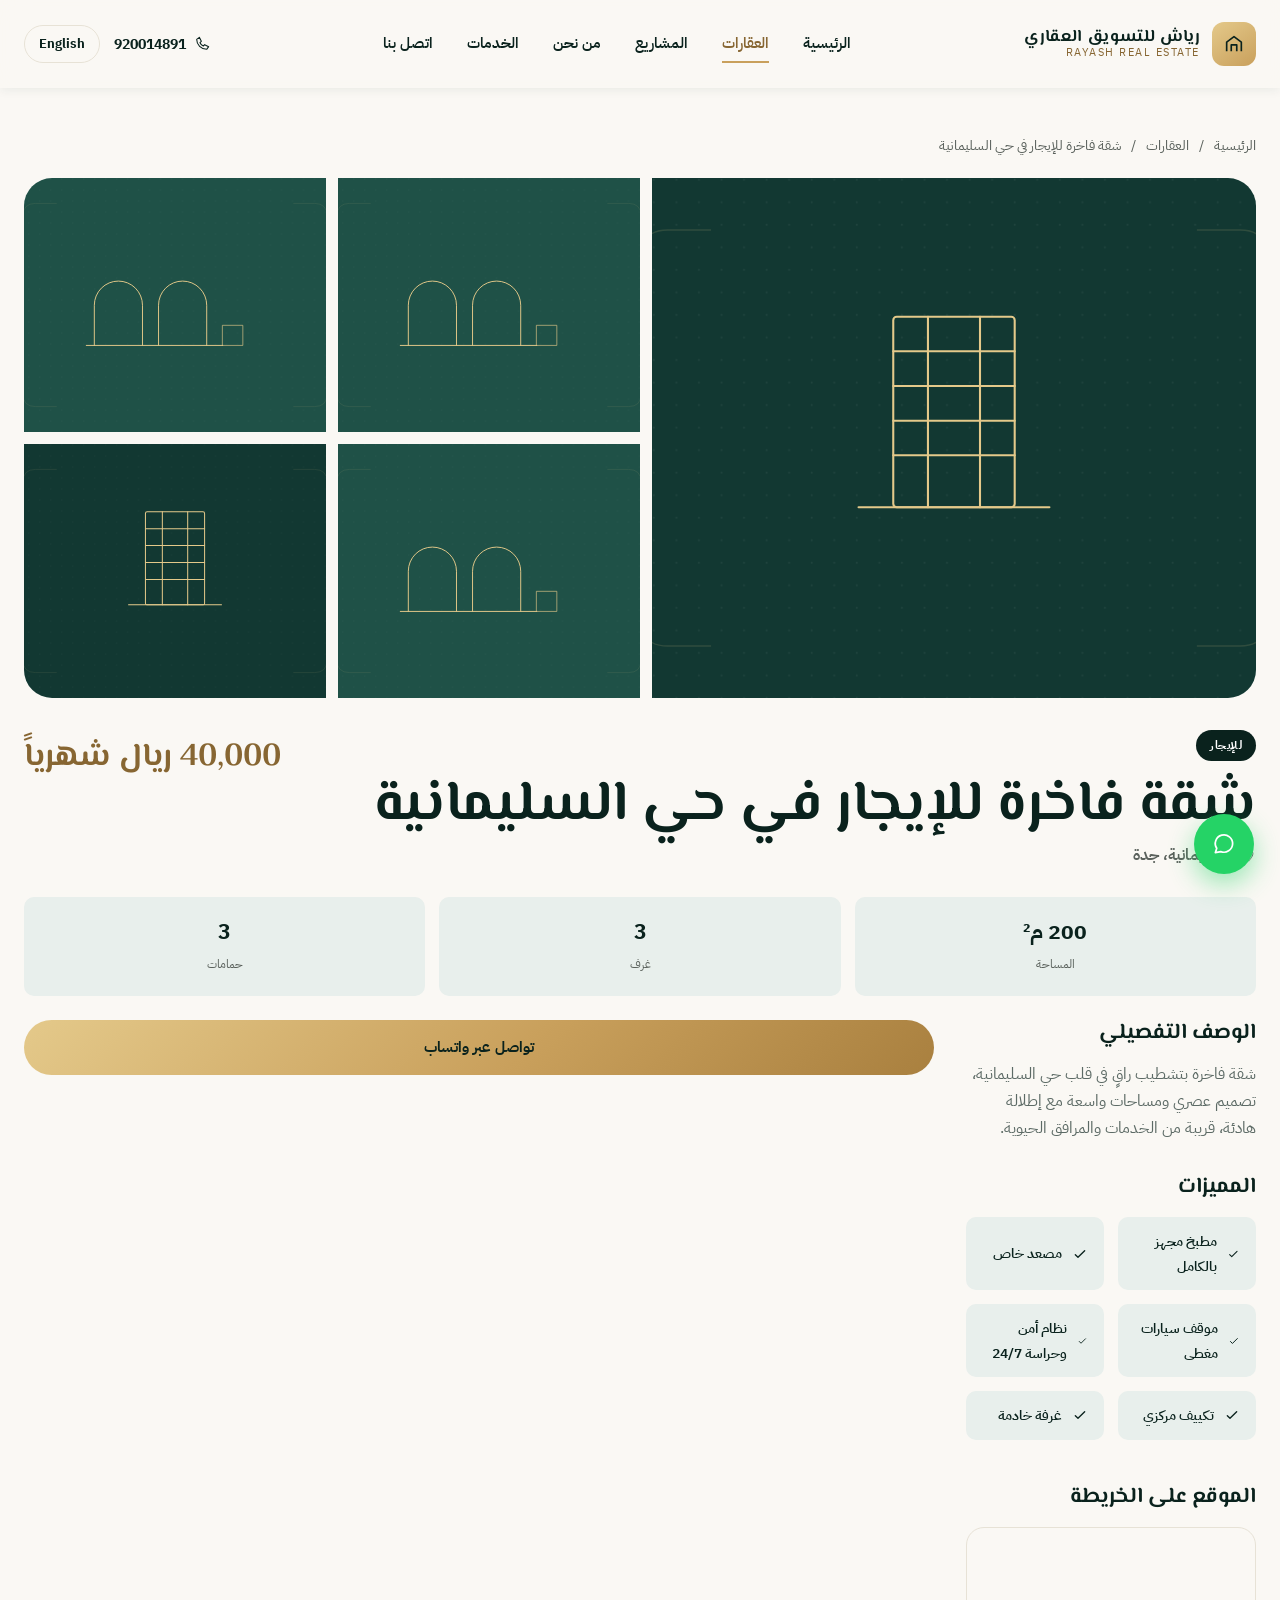
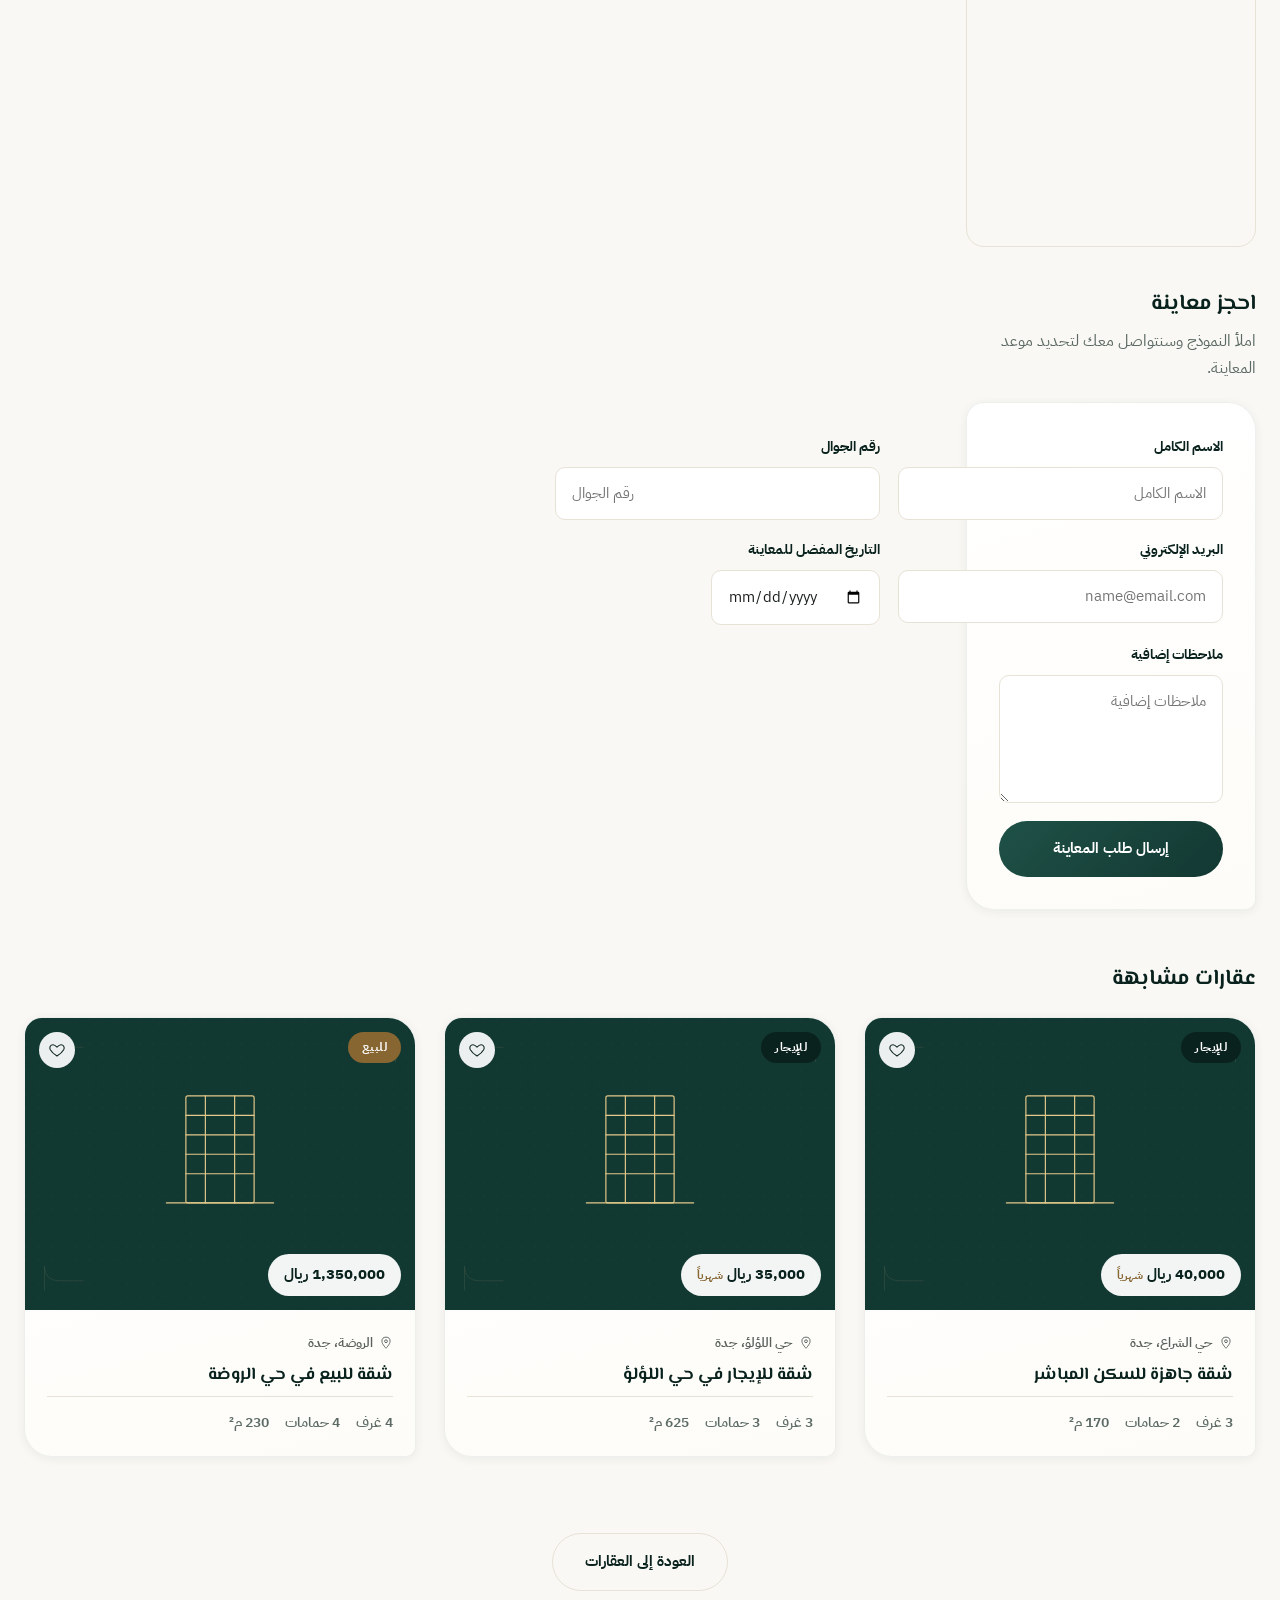
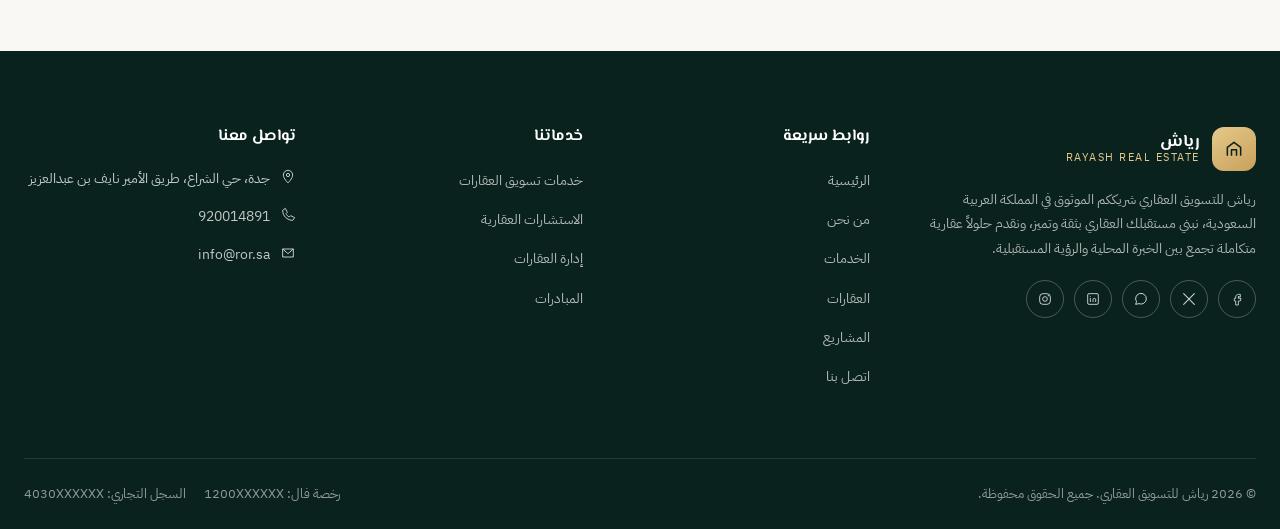
<file: property.html>
<!doctype html>
<html lang="ar" dir="rtl">
<head>
<meta charset="UTF-8">
<meta name="viewport" content="width=device-width, initial-scale=1">
<title data-i18n-title="properties.metaTitle">تفاصيل العقار | رياش للتسويق العقاري</title>
<meta name="description" data-i18n-meta="properties.metaDesc" content="تفاصيل العقار، المميزات، حاسبة التمويل، وموقع العقار على الخريطة.">
<link rel="icon" href="data:image/svg+xml,%3Csvg xmlns='http://www.w3.org/2000/svg' viewBox='0 0 24 24'%3E%3Crect width='24' height='24' rx='6' fill='%23123832'/%3E%3Cpath d='M7 17V9l5-4 5 4v8' stroke='%23c9a05c' stroke-width='1.8' fill='none'/%3E%3C/svg%3E">
<link rel="preconnect" href="https://fonts.googleapis.com">
<link rel="preconnect" href="https://fonts.gstatic.com" crossorigin>
<link href="https://fonts.googleapis.com/css2?family=El+Messiri:wght@400;500;600;700&family=IBM+Plex+Sans+Arabic:wght@400;500;600;700;800&family=Playfair+Display:wght@500;600;700;800&family=Inter:wght@400;500;600;700&display=swap" rel="stylesheet">
<link rel="stylesheet" href="css/style.css">
<script type="application/ld+json" id="ld-json">
{"@context":"https://schema.org","@type":"Residence","name":"Rayash Property"}
</script>
</head>
<body>
<a href="#main" class="skip-link">تخطي إلى المحتوى</a>

<header class="site-header solid" data-force-solid="true">
  <div class="container">
    <a href="index.html" class="brand">
      <span class="brand-mark"><svg width="22" height="22" viewBox="0 0 24 24" fill="none"><path d="M4 20V10l8-6 8 6v10" stroke="currentColor" stroke-width="1.8" stroke-linejoin="round"/><path d="M9 20v-7h6v7" stroke="currentColor" stroke-width="1.8" stroke-linejoin="round"/></svg></span>
      <span class="brand-text"><strong data-i18n="home.heroEyebrow">رياش للتسويق العقاري</strong><span>RAYASH REAL ESTATE</span></span>
    </a>
    <nav class="main-nav">
      <a href="index.html" class="nav-link" data-i18n="nav.home">الرئيسية</a>
      <a href="properties.html" class="nav-link active" data-i18n="nav.properties">العقارات</a>
      <a href="projects.html" class="nav-link" data-i18n="nav.projects">المشاريع</a>
      <a href="about.html" class="nav-link" data-i18n="nav.about">من نحن</a>
      <a href="services.html" class="nav-link" data-i18n="nav.services">الخدمات</a>
      <a href="contact.html" class="nav-link" data-i18n="nav.contact">اتصل بنا</a>
    </nav>
    <div class="header-actions">
      <a href="tel:920014891" class="phone-pill js-phone-href">
        <svg width="16" height="16" viewBox="0 0 24 24" fill="none"><path d="M4 5c0 8.3 6.7 15 15 15l3-4-6-3-2 2c-2.5-1.2-4-2.7-5-5l2-2-3-6z" stroke="currentColor" stroke-width="1.6" stroke-linejoin="round"/></svg>
        <span class="js-phone">920014891</span>
      </a>
      <button class="lang-switch" data-i18n-lang-label>English</button>
      <button class="nav-toggle" aria-label="menu"><span></span><span></span><span></span></button>
    </div>
  </div>
</header>

<main id="main" style="padding-top:calc(var(--header-h) + 32px)">
  <div class="container" id="property-detail">
    <div class="breadcrumb" style="color:var(--color-text-soft);margin-bottom:20px">
      <a href="index.html" data-i18n="nav.home" style="color:var(--color-text-soft)">الرئيسية</a><span>/</span>
      <a href="properties.html" data-i18n="nav.properties" style="color:var(--color-text-soft)">العقارات</a><span>/</span>
      <span id="d-title-crumb" data-i18n="property.overview">تفاصيل العقار</span>
    </div>

    <div class="gallery" id="d-gallery"></div>

    <div class="detail-header" style="margin-top:32px">
      <div>
        <span class="prop-badge" id="d-badge" style="position:static;display:inline-block;margin-bottom:10px">للإيجار</span>
        <h1 id="d-title">—</h1>
        <div class="detail-meta">
          <svg width="15" height="15" viewBox="0 0 24 24" fill="none"><path d="M12 21s7-7.1 7-12a7 7 0 1 0-14 0c0 4.9 7 12 7 12z" stroke="currentColor" stroke-width="1.6"/><circle cx="12" cy="9" r="2.4" stroke="currentColor" stroke-width="1.6"/></svg>
          <span id="d-district">—</span>
        </div>
      </div>
      <div class="detail-price" id="d-price">—</div>
    </div>

    <div class="stat-box-row">
      <div class="stat-box"><strong id="d-area">—</strong><span data-i18n="common.area">المساحة</span></div>
      <div class="stat-box"><strong id="d-beds">—</strong><span data-i18n="common.beds">غرف</span></div>
      <div class="stat-box"><strong id="d-baths">—</strong><span data-i18n="common.baths">حمامات</span></div>
    </div>

    <div class="listing-layout" style="align-items:start">
      <div>
        <h3 data-i18n="property.description">الوصف التفصيلي</h3>
        <p id="d-desc" style="margin:14px 0 32px">—</p>

        <h3 data-i18n="property.features">المميزات</h3>
        <div class="feature-grid" id="d-features" style="margin-top:16px"></div>

        <h3 style="margin-top:44px" data-i18n="property.locationTitle">الموقع على الخريطة</h3>
        <div class="map-frame reveal" style="margin-top:16px"><iframe id="d-map" loading="lazy" title="Property location"></iframe></div>

        <h3 style="margin-top:44px" data-i18n="property.bookTitle">احجز معاينة</h3>
        <p style="margin:10px 0 20px" data-i18n="property.bookLead">املأ النموذج وسنتواصل معك لتحديد موعد المعاينة.</p>
        <form id="booking-form" class="form-card">
          <div class="form-row">
            <div class="form-field"><label data-i18n="property.formName">الاسم الكامل</label><input type="text" required data-i18n-placeholder="property.formName"></div>
            <div class="form-field"><label data-i18n="property.formPhone">رقم الجوال</label><input type="tel" required data-i18n-placeholder="property.formPhone"></div>
          </div>
          <div class="form-row">
            <div class="form-field"><label data-i18n="property.formEmail">البريد الإلكتروني</label><input type="email" placeholder="name@email.com"></div>
            <div class="form-field"><label data-i18n="property.formDate">التاريخ المفضل للمعاينة</label><input type="date"></div>
          </div>
          <div class="form-field"><label data-i18n="property.formMessage">ملاحظات إضافية</label><textarea rows="4" data-i18n-placeholder="property.formMessage"></textarea></div>
          <button type="submit" class="btn btn-primary btn-block" data-i18n="property.formSubmit">إرسال طلب المعاينة</button>
          <div id="booking-success" class="form-success">
            <svg width="20" height="20" viewBox="0 0 24 24" fill="none"><path d="M5 13l4 4L19 7" stroke="currentColor" stroke-width="2" stroke-linecap="round" stroke-linejoin="round"/></svg>
            <span data-i18n="common.successMsg">تم استلام طلبك بنجاح.</span>
          </div>
        </form>
      </div>

      <aside class="sticky-side" style="display:flex;flex-direction:column;gap:24px">
        <a href="#" id="d-whatsapp" class="wa-link btn btn-gold btn-block" target="_blank" rel="noopener" data-i18n="common.whatsappCta">تواصل عبر واتساب</a>

        <div class="calc-box" id="calc-box">
          <h4 data-i18n="property.calcTitle">حاسبة التمويل العقاري</h4>
          <div class="form-field" style="margin-top:16px"><label data-i18n="property.calcPrice">قيمة العقار (ريال)</label><input type="number" id="calc-price" value="1000000"></div>
          <div class="form-field"><label data-i18n="property.calcDown">الدفعة الأولى (%)</label><input type="number" id="calc-down" value="20"></div>
          <div class="form-field"><label data-i18n="property.calcYears">مدة التمويل (سنوات)</label><input type="number" id="calc-years" value="25"></div>
          <div class="form-field"><label data-i18n="property.calcRate">معدل الفائدة السنوي (%)</label><input type="number" id="calc-rate" value="4" step="0.1"></div>
          <div class="calc-result">
            <span data-i18n="property.calcMonthly">القسط الشهري التقديري</span>
            <strong id="calc-result">—</strong>
          </div>
        </div>
      </aside>
    </div>

    <div class="section-sm">
      <h3 style="margin-bottom:24px" data-i18n="property.similarTitle">عقارات مشابهة</h3>
      <div class="grid grid-3" id="similar-grid"></div>
    </div>

    <div class="text-center" style="margin:20px 0 60px">
      <a href="properties.html" class="btn btn-ghost" data-i18n="property.back">العودة إلى العقارات</a>
    </div>
  </div>
</main>

<footer class="site-footer">
  <div class="container">
    <div class="footer-grid">
      <div class="footer-brand">
        <div class="brand">
          <span class="brand-mark"><svg width="20" height="20" viewBox="0 0 24 24" fill="none"><path d="M4 20V10l8-6 8 6v10" stroke="currentColor" stroke-width="1.8" stroke-linejoin="round"/><path d="M9 20v-7h6v7" stroke="currentColor" stroke-width="1.8" stroke-linejoin="round"/></svg></span>
          <span class="brand-text"><strong>رياش</strong><span>RAYASH REAL ESTATE</span></span>
        </div>
        <p data-i18n="footer.about">رياش للتسويق العقاري شريككم الموثوق...</p>
        <div class="social-row">
          <a href="#" data-social="facebook" aria-label="Facebook"><svg width="16" height="16" viewBox="0 0 24 24" fill="none"><path d="M14 9h3V5h-3c-2.2 0-4 1.8-4 4v2H8v4h2v6h4v-6h3l1-4h-4V9c0-.6.4-1 1-1z" stroke="currentColor" stroke-width="1.3" stroke-linejoin="round"/></svg></a>
          <a href="#" data-social="x" aria-label="X"><svg width="16" height="16" viewBox="0 0 24 24" fill="none"><path d="M4 4l16 16M20 4L4 20" stroke="currentColor" stroke-width="1.6" stroke-linecap="round"/></svg></a>
          <a href="#" data-social="whatsapp" aria-label="WhatsApp"><svg width="16" height="16" viewBox="0 0 24 24" fill="none"><path d="M4 20l1.3-4A8 8 0 1 1 9 19l-5 1z" stroke="currentColor" stroke-width="1.5" stroke-linejoin="round"/></svg></a>
          <a href="#" data-social="linkedin" aria-label="LinkedIn"><svg width="16" height="16" viewBox="0 0 24 24" fill="none"><rect x="4" y="4" width="16" height="16" rx="2" stroke="currentColor" stroke-width="1.4"/><path d="M8 11v5M8 8v.01M12 16v-3.2c0-1.1.9-1.8 2-1.8s2 .7 2 1.8V16" stroke="currentColor" stroke-width="1.4" stroke-linecap="round"/></svg></a>
          <a href="#" data-social="instagram" aria-label="Instagram"><svg width="16" height="16" viewBox="0 0 24 24" fill="none"><rect x="4" y="4" width="16" height="16" rx="5" stroke="currentColor" stroke-width="1.4"/><circle cx="12" cy="12" r="3.5" stroke="currentColor" stroke-width="1.4"/><circle cx="17" cy="7" r="1" fill="currentColor"/></svg></a>
        </div>
      </div>
      <div>
        <h4 data-i18n="footer.quicklinks">روابط سريعة</h4>
        <ul>
          <li><a href="index.html" data-i18n="nav.home">الرئيسية</a></li>
          <li><a href="about.html" data-i18n="nav.about">من نحن</a></li>
          <li><a href="services.html" data-i18n="nav.services">الخدمات</a></li>
          <li><a href="properties.html" data-i18n="nav.properties">العقارات</a></li>
          <li><a href="projects.html" data-i18n="nav.projects">المشاريع</a></li>
          <li><a href="contact.html" data-i18n="nav.contact">اتصل بنا</a></li>
        </ul>
      </div>
      <div>
        <h4 data-i18n="footer.ourServices">خدماتنا</h4>
        <ul>
          <li><a href="services.html" data-i18n="home.s1t">تسويق العقارات</a></li>
          <li><a href="services.html" data-i18n="home.s2t">الاستشارات العقارية</a></li>
          <li><a href="services.html" data-i18n="home.s3t">إدارة العقارات</a></li>
          <li><a href="services.html" data-i18n="home.s4t">المبادرات</a></li>
        </ul>
      </div>
      <div>
        <h4 data-i18n="footer.contactInfo">تواصل معنا</h4>
        <div class="footer-contact-item">
          <svg width="16" height="16" viewBox="0 0 24 24" fill="none" style="flex:none;margin-top:2px"><path d="M12 21s7-7.1 7-12a7 7 0 1 0-14 0c0 4.9 7 12 7 12z" stroke="currentColor" stroke-width="1.5"/><circle cx="12" cy="9" r="2.4" stroke="currentColor" stroke-width="1.5"/></svg>
          <span class="js-address">جدة، حي الشراع، طريق الأمير نايف بن عبدالعزيز</span>
        </div>
        <div class="footer-contact-item">
          <svg width="16" height="16" viewBox="0 0 24 24" fill="none" style="flex:none;margin-top:2px"><path d="M4 5c0 8.3 6.7 15 15 15l3-4-6-3-2 2c-2.5-1.2-4-2.7-5-5l2-2-3-6z" stroke="currentColor" stroke-width="1.5" stroke-linejoin="round"/></svg>
          <a href="tel:920014891" class="js-phone-href"><span class="js-phone">920014891</span></a>
        </div>
        <div class="footer-contact-item">
          <svg width="16" height="16" viewBox="0 0 24 24" fill="none" style="flex:none;margin-top:2px"><path d="M4 6h16v12H4z" stroke="currentColor" stroke-width="1.5"/><path d="M4 6l8 7 8-7" stroke="currentColor" stroke-width="1.5"/></svg>
          <a href="mailto:info@ror.sa" class="js-email-href"><span class="js-email">info@ror.sa</span></a>
        </div>
      </div>
    </div>
    <div class="footer-bottom">
      <span data-i18n="footer.rights">© 2026 رياش للتسويق العقاري. جميع الحقوق محفوظة.</span>
      <div class="footer-legal">
        <span><span data-i18n="footer.falLabel">رخصة فال</span>: <span class="js-fal">1200XXXXXX</span></span>
        <span><span data-i18n="footer.crLabel">السجل التجاري</span>: <span class="js-cr">4030XXXXXX</span></span>
      </div>
    </div>
  </div>
</footer>

<a href="#" class="wa-link wa-float" target="_blank" rel="noopener" aria-label="WhatsApp">
  <svg width="26" height="26" viewBox="0 0 24 24" fill="none"><path d="M4 20l1.3-4A8 8 0 1 1 9 19l-5 1z" stroke="white" stroke-width="1.6" stroke-linejoin="round"/></svg>
</a>
<button class="back-to-top" aria-label="scroll top">
  <svg width="18" height="18" viewBox="0 0 24 24" fill="none"><path d="M12 19V5M5 12l7-7 7 7" stroke="white" stroke-width="2" stroke-linecap="round" stroke-linejoin="round"/></svg>
</button>

<script src="js/data.js"></script>
<script src="js/i18n.js"></script>
<script src="js/main.js"></script>
</body>
</html>
</file>
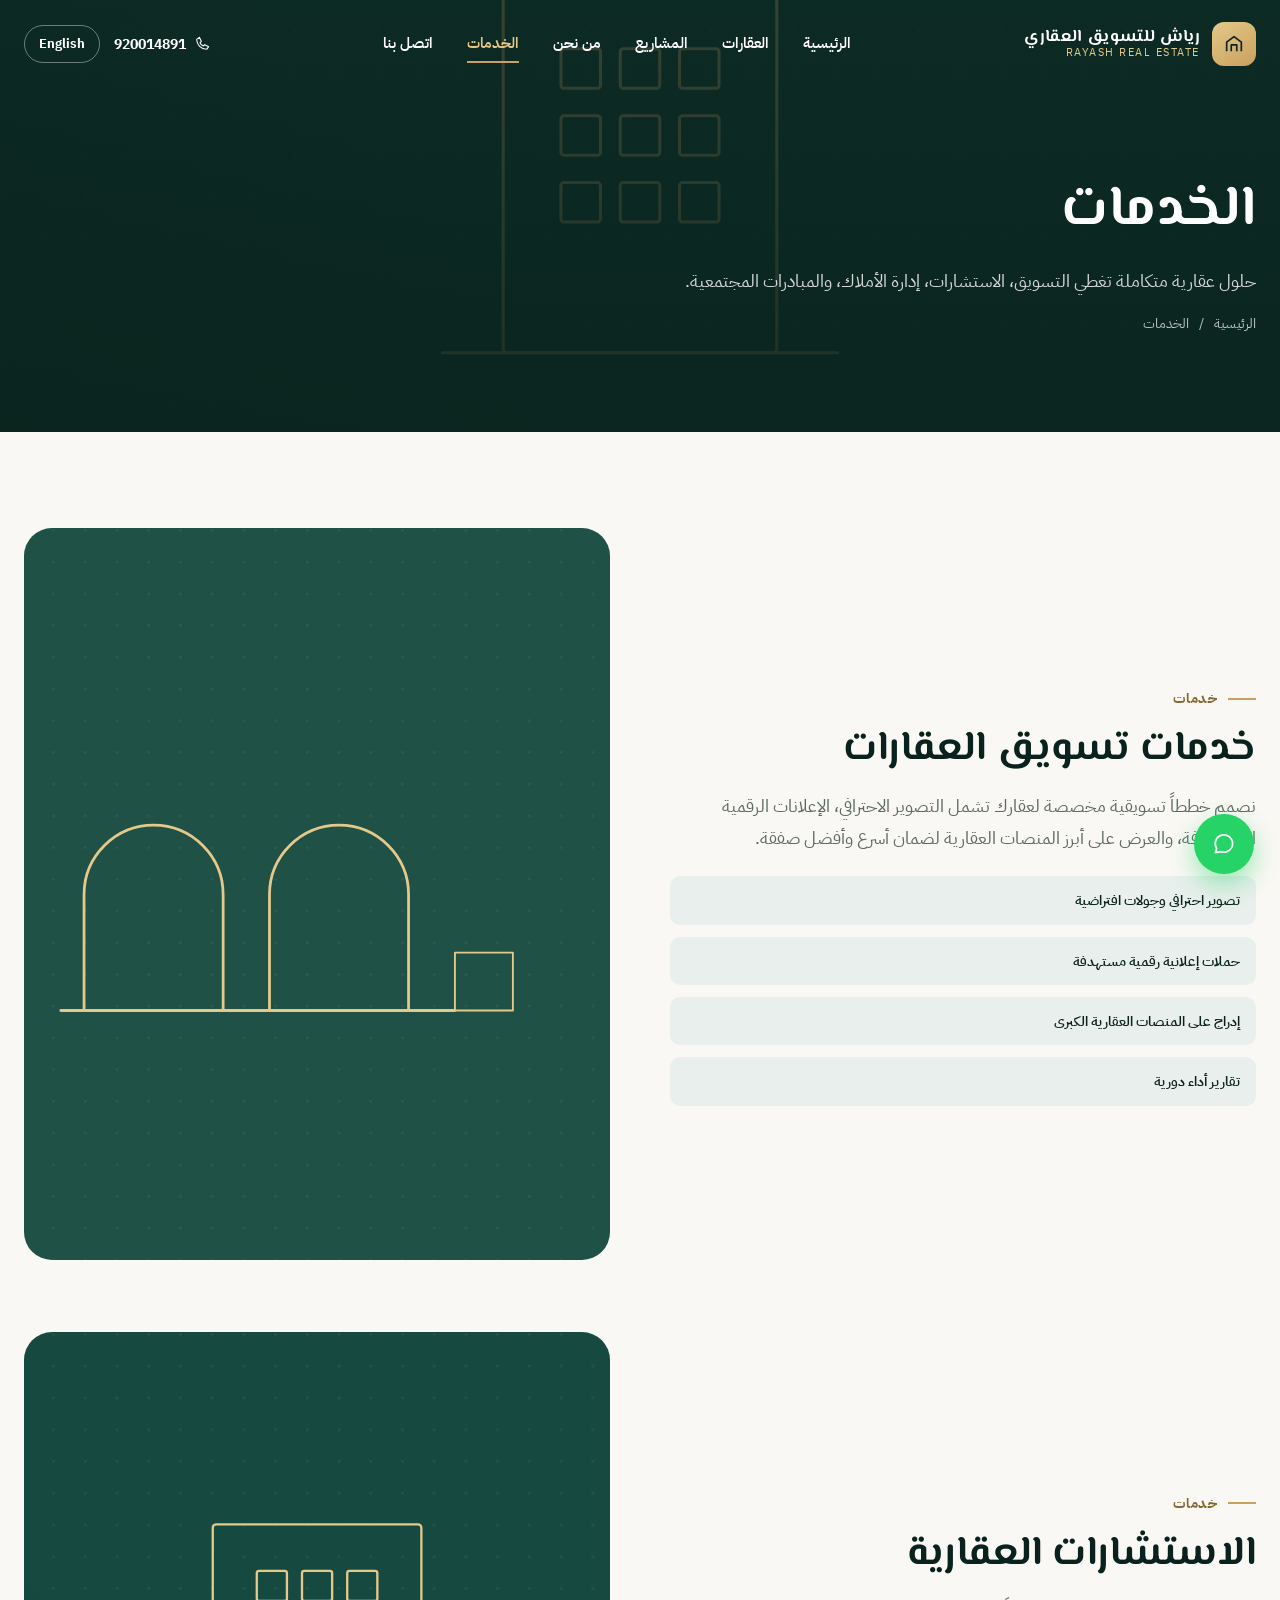
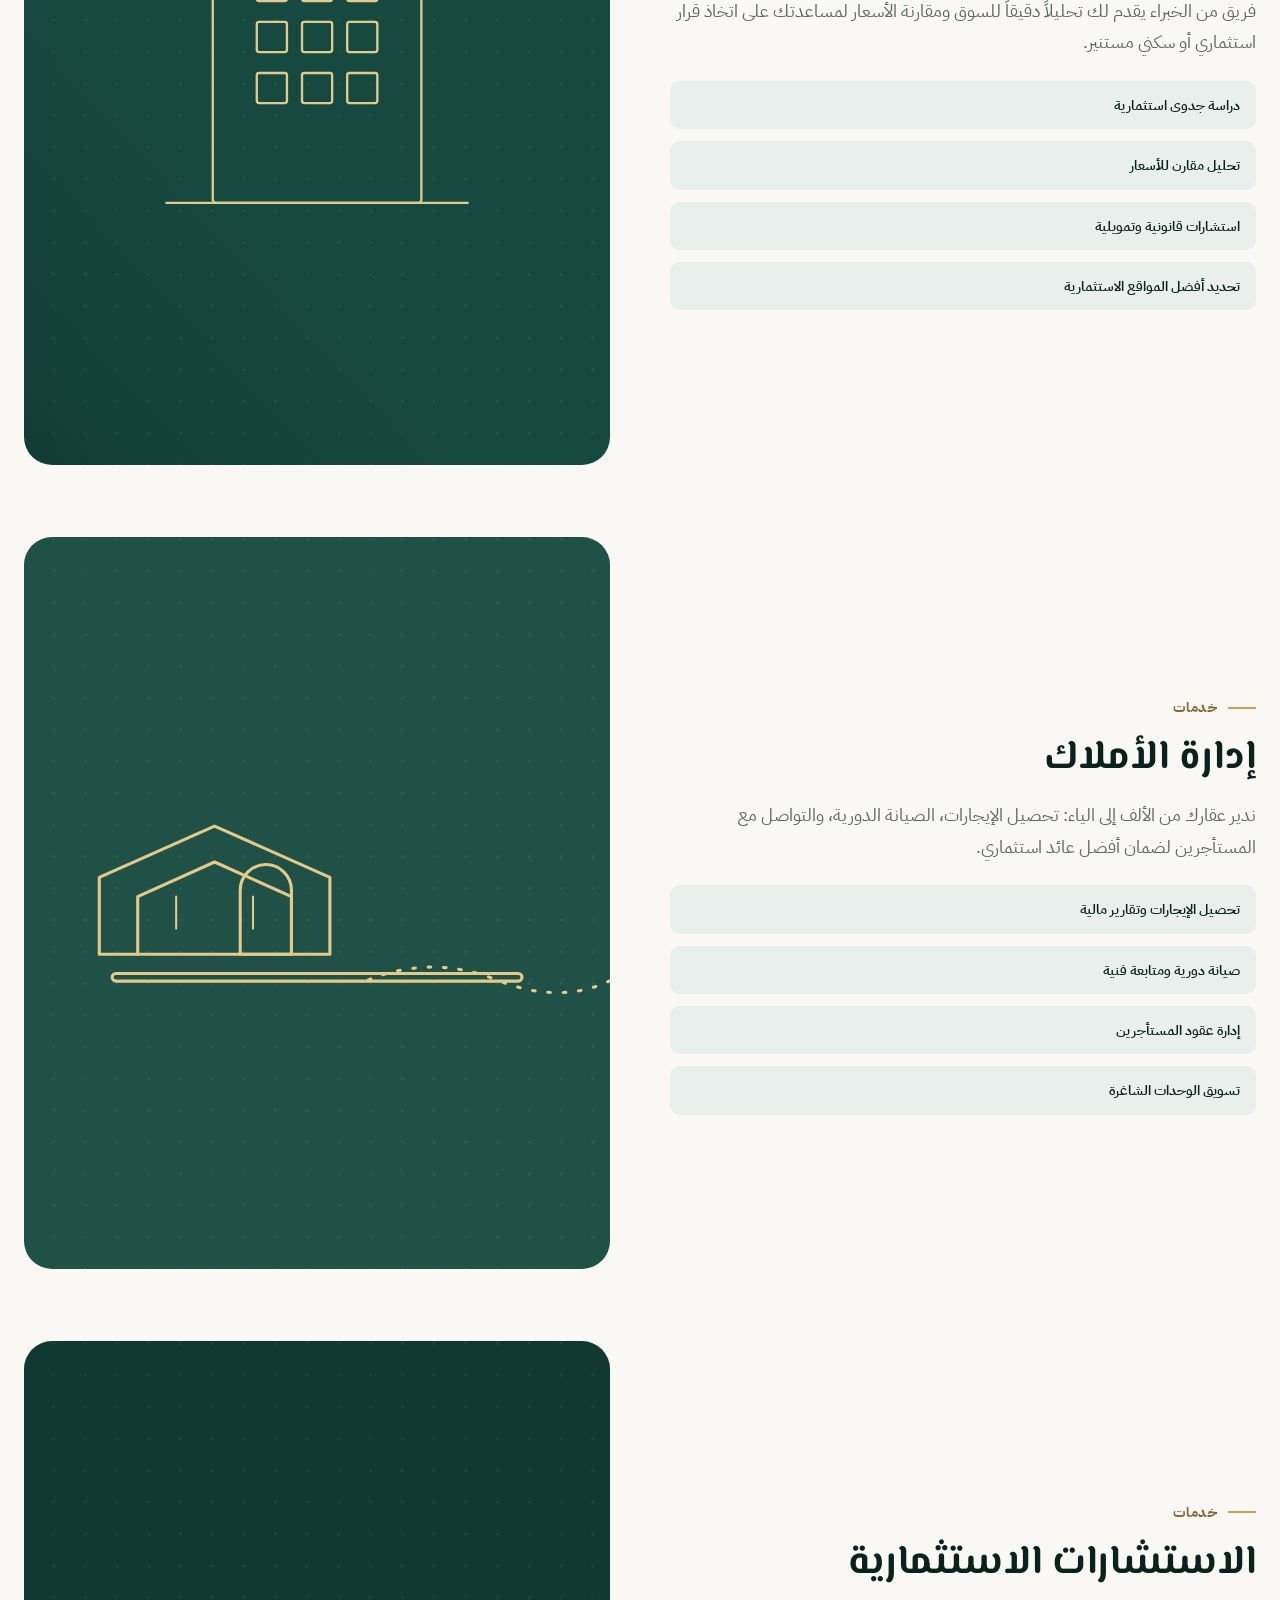
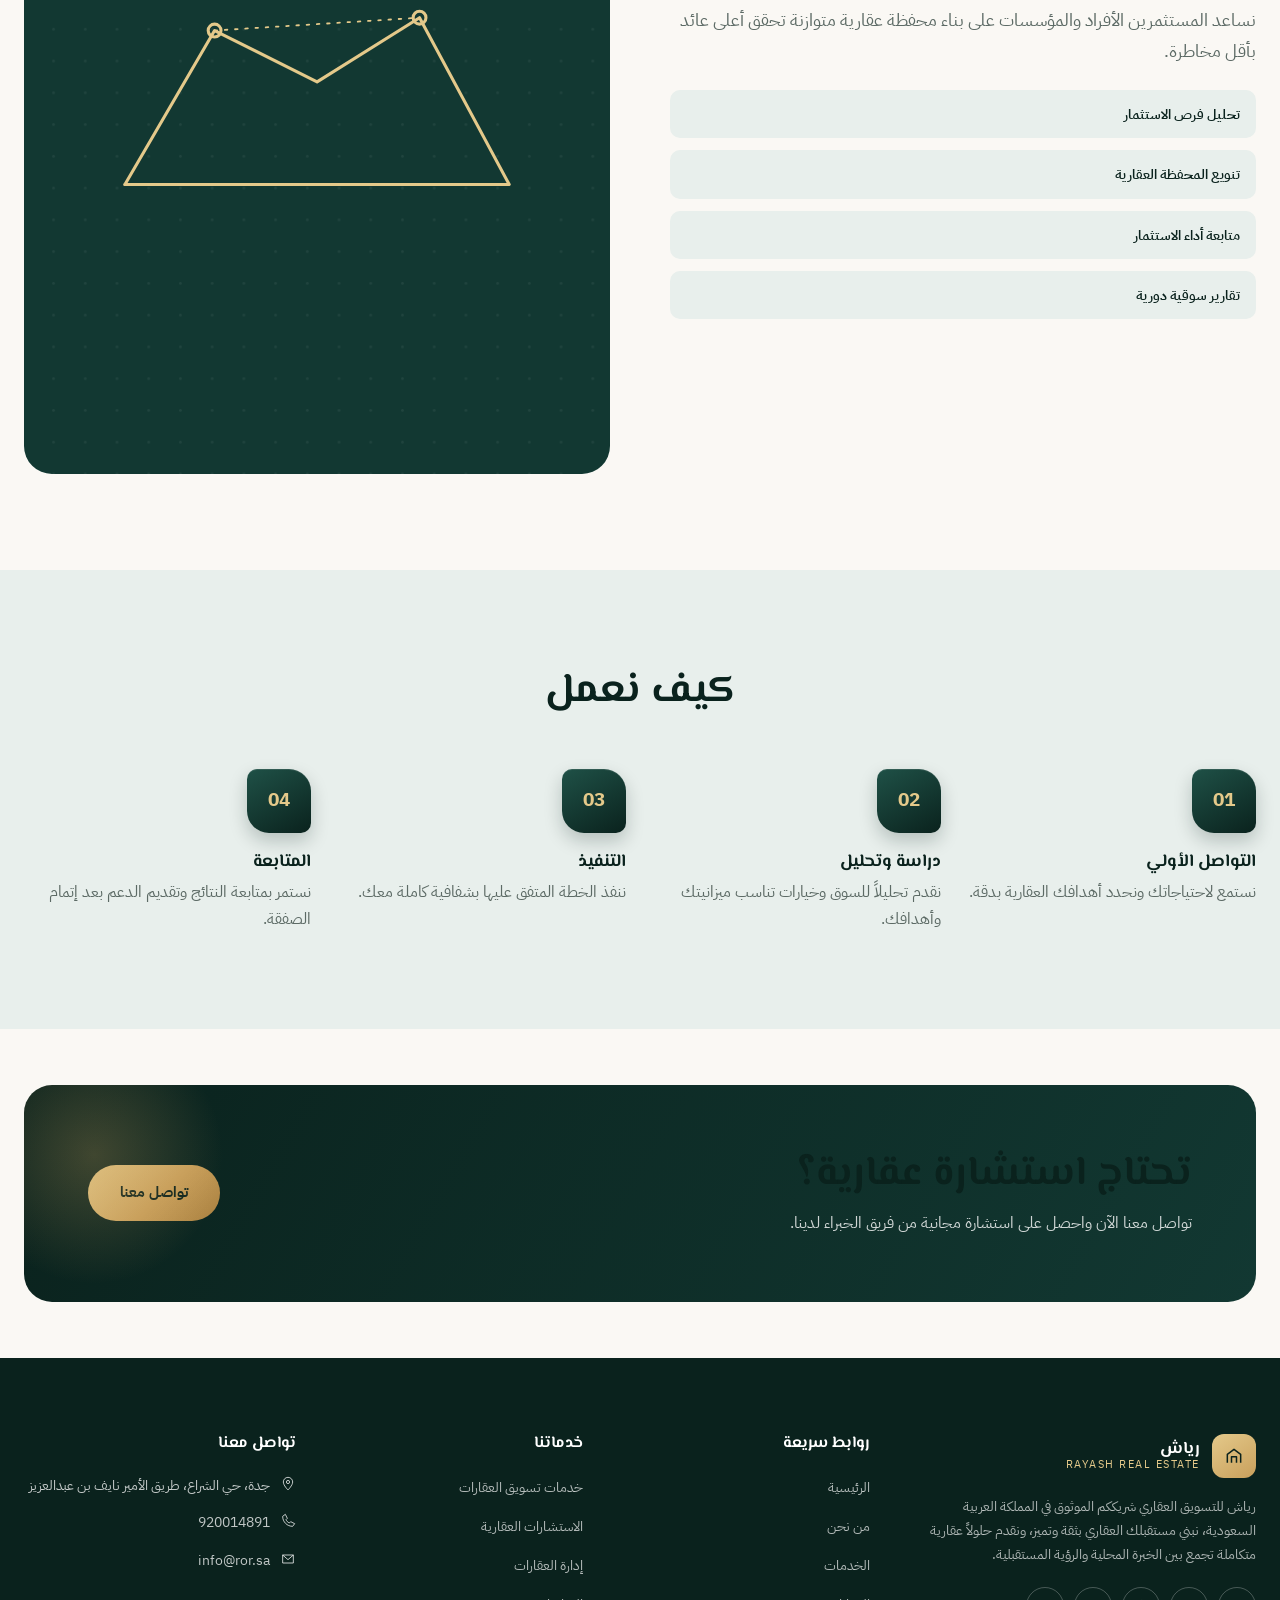
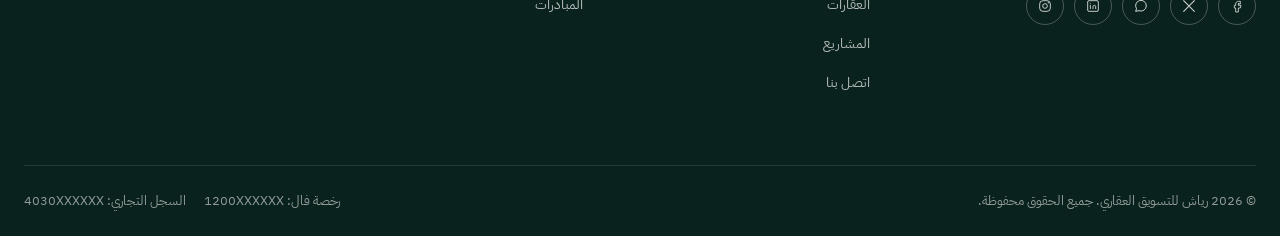
<file: services.html>
<!doctype html>
<html lang="ar" dir="rtl">
<head>
<meta charset="UTF-8">
<meta name="viewport" content="width=device-width, initial-scale=1">
<title data-i18n-title="services.metaTitle">الخدمات | رياش للتسويق العقاري</title>
<meta name="description" data-i18n-meta="services.metaDesc" content="خدمات رياش العقارية: تسويق العقارات، الاستشارات العقارية، إدارة الأملاك، والاستشارات الاستثمارية في جدة.">
<link rel="icon" href="data:image/svg+xml,%3Csvg xmlns='http://www.w3.org/2000/svg' viewBox='0 0 24 24'%3E%3Crect width='24' height='24' rx='6' fill='%23123832'/%3E%3Cpath d='M7 17V9l5-4 5 4v8' stroke='%23c9a05c' stroke-width='1.8' fill='none'/%3E%3C/svg%3E">
<link rel="preconnect" href="https://fonts.googleapis.com">
<link rel="preconnect" href="https://fonts.gstatic.com" crossorigin>
<link href="https://fonts.googleapis.com/css2?family=El+Messiri:wght@400;500;600;700&family=IBM+Plex+Sans+Arabic:wght@400;500;600;700;800&family=Playfair+Display:wght@500;600;700;800&family=Inter:wght@400;500;600;700&display=swap" rel="stylesheet">
<link rel="stylesheet" href="css/style.css">
</head>
<body>
<a href="#main" class="skip-link">تخطي إلى المحتوى</a>

<header class="site-header transparent">
  <div class="container">
    <a href="index.html" class="brand">
      <span class="brand-mark"><svg width="22" height="22" viewBox="0 0 24 24" fill="none"><path d="M4 20V10l8-6 8 6v10" stroke="currentColor" stroke-width="1.8" stroke-linejoin="round"/><path d="M9 20v-7h6v7" stroke="currentColor" stroke-width="1.8" stroke-linejoin="round"/></svg></span>
      <span class="brand-text"><strong data-i18n="home.heroEyebrow">رياش للتسويق العقاري</strong><span>RAYASH REAL ESTATE</span></span>
    </a>
    <nav class="main-nav">
      <a href="index.html" class="nav-link" data-i18n="nav.home">الرئيسية</a>
      <a href="properties.html" class="nav-link" data-i18n="nav.properties">العقارات</a>
      <a href="projects.html" class="nav-link" data-i18n="nav.projects">المشاريع</a>
      <a href="about.html" class="nav-link" data-i18n="nav.about">من نحن</a>
      <a href="services.html" class="nav-link active" data-i18n="nav.services">الخدمات</a>
      <a href="contact.html" class="nav-link" data-i18n="nav.contact">اتصل بنا</a>
    </nav>
    <div class="header-actions">
      <a href="tel:920014891" class="phone-pill js-phone-href">
        <svg width="16" height="16" viewBox="0 0 24 24" fill="none"><path d="M4 5c0 8.3 6.7 15 15 15l3-4-6-3-2 2c-2.5-1.2-4-2.7-5-5l2-2-3-6z" stroke="currentColor" stroke-width="1.6" stroke-linejoin="round"/></svg>
        <span class="js-phone">920014891</span>
      </a>
      <button class="lang-switch" data-i18n-lang-label>English</button>
      <button class="nav-toggle" aria-label="menu"><span></span><span></span><span></span></button>
    </div>
  </div>
</header>

<main id="main">
  <section class="page-header">
    <div class="hero-media"><img src="assets/img/office.svg" alt=""></div>
    <div class="container hero-content" style="padding-top:0">
      <h1 data-i18n="services.pageTitle">الخدمات</h1>
      <p class="lead" style="color:rgba(255,255,255,.82)" data-i18n="services.pageLead">حلول عقارية متكاملة تغطي التسويق، الاستشارات، إدارة الأملاك، والمبادرات المجتمعية.</p>
      <div class="breadcrumb"><a href="index.html" data-i18n="nav.home">الرئيسية</a><span>/</span><span data-i18n="services.pageTitle">الخدمات</span></div>
    </div>
  </section>

  <section class="section">
    <div class="container" style="display:flex;flex-direction:column;gap:72px">

      <div class="split reveal">
        <div>
          <span class="eyebrow" data-i18n="home.servicesEyebrow">خدمات</span>
          <h2 data-i18n="services.sv1title">خدمات تسويق العقارات</h2>
          <p class="lead" style="margin:16px 0 22px" data-i18n="services.sv1desc">نصمم خططاً تسويقية مخصصة لعقارك...</p>
          <div style="display:flex;flex-direction:column;gap:12px">
            <div class="feature-chip" data-i18n="services.sv1f1">تصوير احترافي وجولات افتراضية</div>
            <div class="feature-chip" data-i18n="services.sv1f2">حملات إعلانية رقمية مستهدفة</div>
            <div class="feature-chip" data-i18n="services.sv1f3">إدراج على المنصات العقارية الكبرى</div>
            <div class="feature-chip" data-i18n="services.sv1f4">تقارير أداء دورية</div>
          </div>
        </div>
        <div class="about-media"><img src="assets/img/interior.svg" alt=""></div>
      </div>

      <div class="split reveal">
        <div class="about-media" style="order:2"><img src="assets/img/office.svg" alt=""></div>
        <div style="order:1">
          <span class="eyebrow" data-i18n="home.servicesEyebrow">خدمات</span>
          <h2 data-i18n="services.sv2title">الاستشارات العقارية</h2>
          <p class="lead" style="margin:16px 0 22px" data-i18n="services.sv2desc">فريق من الخبراء يقدم لك تحليلاً دقيقاً للسوق...</p>
          <div style="display:flex;flex-direction:column;gap:12px">
            <div class="feature-chip" data-i18n="services.sv2f1">دراسة جدوى استثمارية</div>
            <div class="feature-chip" data-i18n="services.sv2f2">تحليل مقارن للأسعار</div>
            <div class="feature-chip" data-i18n="services.sv2f3">استشارات قانونية وتمويلية</div>
            <div class="feature-chip" data-i18n="services.sv2f4">تحديد أفضل المواقع الاستثمارية</div>
          </div>
        </div>
      </div>

      <div class="split reveal">
        <div>
          <span class="eyebrow" data-i18n="home.servicesEyebrow">خدمات</span>
          <h2 data-i18n="services.sv3title">إدارة الأملاك</h2>
          <p class="lead" style="margin:16px 0 22px" data-i18n="services.sv3desc">ندير عقارك من الألف إلى الياء...</p>
          <div style="display:flex;flex-direction:column;gap:12px">
            <div class="feature-chip" data-i18n="services.sv3f1">تحصيل الإيجارات وتقارير مالية</div>
            <div class="feature-chip" data-i18n="services.sv3f2">صيانة دورية ومتابعة فنية</div>
            <div class="feature-chip" data-i18n="services.sv3f3">إدارة عقود المستأجرين</div>
            <div class="feature-chip" data-i18n="services.sv3f4">تسويق الوحدات الشاغرة</div>
          </div>
        </div>
        <div class="about-media"><img src="assets/img/villa.svg" alt=""></div>
      </div>

      <div class="split reveal">
        <div class="about-media" style="order:2"><img src="assets/img/land.svg" alt=""></div>
        <div style="order:1">
          <span class="eyebrow" data-i18n="home.servicesEyebrow">خدمات</span>
          <h2 data-i18n="services.sv4title">الاستشارات الاستثمارية</h2>
          <p class="lead" style="margin:16px 0 22px" data-i18n="services.sv4desc">نساعد المستثمرين الأفراد والمؤسسات...</p>
          <div style="display:flex;flex-direction:column;gap:12px">
            <div class="feature-chip" data-i18n="services.sv4f1">تحليل فرص الاستثمار</div>
            <div class="feature-chip" data-i18n="services.sv4f2">تنويع المحفظة العقارية</div>
            <div class="feature-chip" data-i18n="services.sv4f3">متابعة أداء الاستثمار</div>
            <div class="feature-chip" data-i18n="services.sv4f4">تقارير سوقية دورية</div>
          </div>
        </div>
      </div>

    </div>
  </section>

  <section class="section band-tint">
    <div class="container">
      <div class="section-head center">
        <h2 data-i18n="services.processTitle">كيف نعمل</h2>
      </div>
      <div class="grid grid-4">
        <div class="value-item reveal" style="flex-direction:column">
          <div class="icon-tile" style="font-weight:800;font-size:1.2rem">01</div>
          <div><h4 data-i18n="services.p1t">التواصل الأولي</h4><p data-i18n="services.p1d">نستمع لاحتياجاتك ونحدد أهدافك العقارية بدقة.</p></div>
        </div>
        <div class="value-item reveal" style="flex-direction:column">
          <div class="icon-tile" style="font-weight:800;font-size:1.2rem">02</div>
          <div><h4 data-i18n="services.p2t">دراسة وتحليل</h4><p data-i18n="services.p2d">نقدم تحليلاً للسوق وخيارات تناسب ميزانيتك وأهدافك.</p></div>
        </div>
        <div class="value-item reveal" style="flex-direction:column">
          <div class="icon-tile" style="font-weight:800;font-size:1.2rem">03</div>
          <div><h4 data-i18n="services.p3t">التنفيذ</h4><p data-i18n="services.p3d">ننفذ الخطة المتفق عليها بشفافية كاملة معك.</p></div>
        </div>
        <div class="value-item reveal" style="flex-direction:column">
          <div class="icon-tile" style="font-weight:800;font-size:1.2rem">04</div>
          <div><h4 data-i18n="services.p4t">المتابعة</h4><p data-i18n="services.p4d">نستمر بمتابعة النتائج وتقديم الدعم بعد إتمام الصفقة.</p></div>
        </div>
      </div>
    </div>
  </section>

  <section class="section-sm">
    <div class="container">
      <div class="cta-band reveal">
        <div>
          <h2 data-i18n="services.ctaTitle">تحتاج استشارة عقارية؟</h2>
          <p style="color:rgba(255,255,255,.8);margin-top:10px;max-width:480px" data-i18n="services.ctaText">تواصل معنا الآن واحصل على استشارة مجانية من فريق الخبراء لدينا.</p>
        </div>
        <a href="contact.html" class="btn btn-gold" data-i18n="services.ctaBtn">تواصل معنا</a>
      </div>
    </div>
  </section>
</main>

<footer class="site-footer">
  <div class="container">
    <div class="footer-grid">
      <div class="footer-brand">
        <div class="brand">
          <span class="brand-mark"><svg width="20" height="20" viewBox="0 0 24 24" fill="none"><path d="M4 20V10l8-6 8 6v10" stroke="currentColor" stroke-width="1.8" stroke-linejoin="round"/><path d="M9 20v-7h6v7" stroke="currentColor" stroke-width="1.8" stroke-linejoin="round"/></svg></span>
          <span class="brand-text"><strong>رياش</strong><span>RAYASH REAL ESTATE</span></span>
        </div>
        <p data-i18n="footer.about">رياش للتسويق العقاري شريككم الموثوق...</p>
        <div class="social-row">
          <a href="#" data-social="facebook" aria-label="Facebook"><svg width="16" height="16" viewBox="0 0 24 24" fill="none"><path d="M14 9h3V5h-3c-2.2 0-4 1.8-4 4v2H8v4h2v6h4v-6h3l1-4h-4V9c0-.6.4-1 1-1z" stroke="currentColor" stroke-width="1.3" stroke-linejoin="round"/></svg></a>
          <a href="#" data-social="x" aria-label="X"><svg width="16" height="16" viewBox="0 0 24 24" fill="none"><path d="M4 4l16 16M20 4L4 20" stroke="currentColor" stroke-width="1.6" stroke-linecap="round"/></svg></a>
          <a href="#" data-social="whatsapp" aria-label="WhatsApp"><svg width="16" height="16" viewBox="0 0 24 24" fill="none"><path d="M4 20l1.3-4A8 8 0 1 1 9 19l-5 1z" stroke="currentColor" stroke-width="1.5" stroke-linejoin="round"/></svg></a>
          <a href="#" data-social="linkedin" aria-label="LinkedIn"><svg width="16" height="16" viewBox="0 0 24 24" fill="none"><rect x="4" y="4" width="16" height="16" rx="2" stroke="currentColor" stroke-width="1.4"/><path d="M8 11v5M8 8v.01M12 16v-3.2c0-1.1.9-1.8 2-1.8s2 .7 2 1.8V16" stroke="currentColor" stroke-width="1.4" stroke-linecap="round"/></svg></a>
          <a href="#" data-social="instagram" aria-label="Instagram"><svg width="16" height="16" viewBox="0 0 24 24" fill="none"><rect x="4" y="4" width="16" height="16" rx="5" stroke="currentColor" stroke-width="1.4"/><circle cx="12" cy="12" r="3.5" stroke="currentColor" stroke-width="1.4"/><circle cx="17" cy="7" r="1" fill="currentColor"/></svg></a>
        </div>
      </div>
      <div>
        <h4 data-i18n="footer.quicklinks">روابط سريعة</h4>
        <ul>
          <li><a href="index.html" data-i18n="nav.home">الرئيسية</a></li>
          <li><a href="about.html" data-i18n="nav.about">من نحن</a></li>
          <li><a href="services.html" data-i18n="nav.services">الخدمات</a></li>
          <li><a href="properties.html" data-i18n="nav.properties">العقارات</a></li>
          <li><a href="projects.html" data-i18n="nav.projects">المشاريع</a></li>
          <li><a href="contact.html" data-i18n="nav.contact">اتصل بنا</a></li>
        </ul>
      </div>
      <div>
        <h4 data-i18n="footer.ourServices">خدماتنا</h4>
        <ul>
          <li><a href="services.html" data-i18n="home.s1t">تسويق العقارات</a></li>
          <li><a href="services.html" data-i18n="home.s2t">الاستشارات العقارية</a></li>
          <li><a href="services.html" data-i18n="home.s3t">إدارة العقارات</a></li>
          <li><a href="services.html" data-i18n="home.s4t">المبادرات</a></li>
        </ul>
      </div>
      <div>
        <h4 data-i18n="footer.contactInfo">تواصل معنا</h4>
        <div class="footer-contact-item">
          <svg width="16" height="16" viewBox="0 0 24 24" fill="none" style="flex:none;margin-top:2px"><path d="M12 21s7-7.1 7-12a7 7 0 1 0-14 0c0 4.9 7 12 7 12z" stroke="currentColor" stroke-width="1.5"/><circle cx="12" cy="9" r="2.4" stroke="currentColor" stroke-width="1.5"/></svg>
          <span class="js-address">جدة، حي الشراع، طريق الأمير نايف بن عبدالعزيز</span>
        </div>
        <div class="footer-contact-item">
          <svg width="16" height="16" viewBox="0 0 24 24" fill="none" style="flex:none;margin-top:2px"><path d="M4 5c0 8.3 6.7 15 15 15l3-4-6-3-2 2c-2.5-1.2-4-2.7-5-5l2-2-3-6z" stroke="currentColor" stroke-width="1.5" stroke-linejoin="round"/></svg>
          <a href="tel:920014891" class="js-phone-href"><span class="js-phone">920014891</span></a>
        </div>
        <div class="footer-contact-item">
          <svg width="16" height="16" viewBox="0 0 24 24" fill="none" style="flex:none;margin-top:2px"><path d="M4 6h16v12H4z" stroke="currentColor" stroke-width="1.5"/><path d="M4 6l8 7 8-7" stroke="currentColor" stroke-width="1.5"/></svg>
          <a href="mailto:info@ror.sa" class="js-email-href"><span class="js-email">info@ror.sa</span></a>
        </div>
      </div>
    </div>
    <div class="footer-bottom">
      <span data-i18n="footer.rights">© 2026 رياش للتسويق العقاري. جميع الحقوق محفوظة.</span>
      <div class="footer-legal">
        <span><span data-i18n="footer.falLabel">رخصة فال</span>: <span class="js-fal">1200XXXXXX</span></span>
        <span><span data-i18n="footer.crLabel">السجل التجاري</span>: <span class="js-cr">4030XXXXXX</span></span>
      </div>
    </div>
  </div>
</footer>

<a href="#" class="wa-link wa-float" target="_blank" rel="noopener" aria-label="WhatsApp">
  <svg width="26" height="26" viewBox="0 0 24 24" fill="none"><path d="M4 20l1.3-4A8 8 0 1 1 9 19l-5 1z" stroke="white" stroke-width="1.6" stroke-linejoin="round"/></svg>
</a>
<button class="back-to-top" aria-label="scroll top">
  <svg width="18" height="18" viewBox="0 0 24 24" fill="none"><path d="M12 19V5M5 12l7-7 7 7" stroke="white" stroke-width="2" stroke-linecap="round" stroke-linejoin="round"/></svg>
</button>

<script src="js/data.js"></script>
<script src="js/i18n.js"></script>
<script src="js/main.js"></script>
</body>
</html>
</file>
<file: css/style.css>
/* ============================================================
   Rayash Real Estate — Design System
   ============================================================ */

:root{
  --color-primary:#123832;
  --color-primary-dark:#0a221d;
  --color-primary-light:#1f5147;
  --color-primary-tint:#e8efec;
  --color-gold:#c9a05c;
  --color-gold-light:#e4c98a;
  --color-gold-dark:#a9803f;
  --color-gold-ink:#876632; /* darker gold for text-on-light, meets 4.5:1 where gold-dark doesn't */
  --color-bg:#faf8f4;
  --color-surface:#ffffff;
  --color-text:#1a1f1e;
  --color-text-muted:#5c6a65;
  --color-text-soft:#5a615c;
  --color-border:#e7e2d6;
  --color-danger:#b3432f;
  --shadow-sm:0 2px 10px rgba(18,56,50,.07);
  --shadow-md:0 14px 34px rgba(18,56,50,.13);
  --shadow-lg:0 26px 60px rgba(10,34,29,.20);
  --radius-sm:10px;
  --radius-md:18px;
  --radius-lg:28px;
  --radius-pill:999px;
  --container:1280px;
  --header-h:88px;
  --font-ar:'IBM Plex Sans Arabic','Tajawal',sans-serif;
  --font-ar-display:'El Messiri','IBM Plex Sans Arabic',serif;
  --font-en:'Inter',sans-serif;
  --font-en-display:'Playfair Display',serif;
  --ease:cubic-bezier(.4,0,.2,1);
}

*,*::before,*::after{box-sizing:border-box;margin:0;padding:0}
html{scroll-behavior:smooth}
html[dir="rtl"] body{font-family:var(--font-ar)}
html[dir="ltr"] body{font-family:var(--font-en)}
html[dir="rtl"] h1,html[dir="rtl"] h2,html[dir="rtl"] h3,html[dir="rtl"] h4,
html[dir="rtl"] .brand-text strong,
html[dir="rtl"] .detail-price,html[dir="rtl"] .stat-num,html[dir="rtl"] .leader-avatar{
  font-family:var(--font-ar-display);
}
html[dir="ltr"] h1,html[dir="ltr"] h2,html[dir="ltr"] h3,html[dir="ltr"] h4,
html[dir="ltr"] .brand-text strong,
html[dir="ltr"] .detail-price,html[dir="ltr"] .stat-num,html[dir="ltr"] .leader-avatar{
  font-family:var(--font-en-display);
}

body{
  background:var(--color-bg);
  color:var(--color-text);
  line-height:1.7;
  -webkit-font-smoothing:antialiased;
  overflow-x:hidden;
}

img{max-width:100%;display:block}
a{color:inherit;text-decoration:none}
ul{list-style:none}
button{font:inherit;cursor:pointer;border:none;background:none;color:inherit}
input,textarea,select{font:inherit;color:inherit}
svg{display:block}

.container{
  width:100%;
  max-width:var(--container);
  margin-inline:auto;
  padding-inline:24px;
}

.section{padding:96px 0}
.section-sm{padding:56px 0}
@media(max-width:768px){
  .section{padding:64px 0}
  .section-sm{padding:40px 0}
}

.section-head{
  max-width:680px;
  margin-bottom:52px;
}
.section-head.center{margin-inline:auto;text-align:center}
.eyebrow{
  display:inline-flex;align-items:center;gap:10px;
  color:var(--color-gold-ink);
  font-weight:700;font-size:.85rem;letter-spacing:.06em;
  text-transform:uppercase;
  margin-bottom:14px;
}
.eyebrow::before{content:"";width:28px;height:2px;background:var(--color-gold);display:inline-block}
.section-head.center .eyebrow::before{display:none}
.section-head.center .eyebrow{justify-content:center}

h1,h2,h3,h4{
  font-weight:700;
  line-height:1.25;
  color:var(--color-primary-dark);
}
h1{font-size:clamp(2.2rem,4.4vw,3.6rem)}
h2{font-size:clamp(1.8rem,3.2vw,2.6rem)}
h3{font-size:1.35rem}
h4{font-size:1.1rem}
p{color:var(--color-text-muted)}
.lead{font-size:1.15rem;color:var(--color-text-muted)}

/* ---------- Buttons ---------- */
.btn{
  display:inline-flex;align-items:center;justify-content:center;gap:10px;
  padding:15px 32px;
  border-radius:var(--radius-pill);
  font-weight:700;font-size:.95rem;
  transition:transform .25s var(--ease),box-shadow .25s var(--ease),background .25s var(--ease),color .25s var(--ease);
  white-space:nowrap;
}
.btn-gold{background:linear-gradient(135deg,var(--color-gold-light),var(--color-gold) 55%,var(--color-gold-dark));color:var(--color-primary-dark)}
.btn-gold:hover{background:linear-gradient(135deg,var(--color-gold),var(--color-gold-dark));transform:translateY(-2px);box-shadow:var(--shadow-md)}
.btn-outline{border:1.5px solid rgba(255,255,255,.55);color:#fff}
.btn-outline:hover{background:rgba(255,255,255,.12);transform:translateY(-2px)}
.btn-primary{background:linear-gradient(135deg,var(--color-primary-light),var(--color-primary));color:#fff}
.btn-primary:hover{background:var(--color-primary-light);transform:translateY(-2px);box-shadow:var(--shadow-md)}
.btn-ghost{border:1.5px solid var(--color-border);color:var(--color-primary-dark)}
.btn-ghost:hover{border-color:var(--color-gold);color:var(--color-gold-ink)}
.btn-block{width:100%}
.btn-sm{padding:10px 20px;font-size:.85rem}
.btn[disabled]{opacity:.5;cursor:not-allowed;transform:none!important}

/* ---------- Header ---------- */
.site-header{
  position:fixed;inset-inline:0;top:0;z-index:1000;
  height:var(--header-h);
  display:flex;align-items:center;
  transition:background .35s var(--ease),box-shadow .35s var(--ease),height .35s var(--ease);
}
.site-header .container{display:flex;align-items:center;justify-content:space-between;gap:24px}
.site-header.transparent{background:transparent}
.site-header.solid{background:rgba(250,248,244,.92);backdrop-filter:blur(14px);box-shadow:var(--shadow-sm)}
.site-header.solid .nav-link, .site-header.solid .brand-text strong{color:var(--color-primary-dark)}
.site-header.solid .brand-text span{color:var(--color-gold-ink)}
.site-header.solid .nav-link.active,.site-header.solid .nav-link:hover{color:var(--color-gold-ink)}
.site-header.solid .icon-btn{color:var(--color-primary-dark);border-color:var(--color-border)}
.site-header.solid .phone-pill{color:var(--color-primary-dark)}

.brand{display:flex;align-items:center;gap:12px}
.brand-mark{
  width:44px;height:44px;border-radius:12px;
  background:linear-gradient(145deg,var(--color-gold-light),var(--color-gold));
  display:flex;align-items:center;justify-content:center;
  color:var(--color-primary-dark);flex:none;
}
.brand-text{display:flex;flex-direction:column;line-height:1.15;color:#fff}
.brand-text strong{font-size:1.05rem;font-weight:800;letter-spacing:.02em}
.brand-text span{font-size:.68rem;letter-spacing:.14em;text-transform:uppercase;color:var(--color-gold-light)}

.main-nav{display:flex;align-items:center;gap:34px}
.nav-link{
  color:#fff;font-weight:600;font-size:.95rem;position:relative;padding:6px 0;
  transition:color .25s var(--ease);
}
.nav-link::after{
  content:"";position:absolute;bottom:0;inset-inline:0;height:2px;background:var(--color-gold);
  transform:scaleX(0);transform-origin:center;transition:transform .3s var(--ease);
}
.nav-link:hover::after,.nav-link.active::after{transform:scaleX(1)}
.nav-link.active{color:var(--color-gold-light)}

.header-actions{display:flex;align-items:center;gap:14px}
.phone-pill{
  display:flex;align-items:center;gap:8px;color:#fff;font-weight:700;font-size:.9rem;
}
.lang-switch{
  display:flex;align-items:center;gap:6px;
  border:1.5px solid rgba(255,255,255,.4);
  border-radius:var(--radius-pill);
  padding:7px 14px;font-weight:700;font-size:.82rem;color:#fff;
  transition:all .25s var(--ease);
}
.site-header.solid .lang-switch{border-color:var(--color-border);color:var(--color-primary-dark)}
.lang-switch:hover{border-color:var(--color-gold);color:var(--color-gold-dark)}
.site-header.solid .lang-switch:hover{color:var(--color-gold-ink)}

.icon-btn{
  width:42px;height:42px;border-radius:50%;
  display:flex;align-items:center;justify-content:center;
  border:1.5px solid rgba(255,255,255,.4);color:#fff;
  transition:all .25s var(--ease);
}
.icon-btn:hover{border-color:var(--color-gold);color:var(--color-gold-light)}

.nav-toggle{display:none;flex-direction:column;gap:5px;width:30px}
.nav-toggle span{height:2px;background:#fff;border-radius:2px;transition:all .3s var(--ease)}
.site-header.solid .nav-toggle span{background:var(--color-primary-dark)}

@media(max-width:960px){
  .main-nav{
    position:fixed;top:var(--header-h);inset-inline:0;bottom:0;
    background:var(--color-primary-dark);
    flex-direction:column;justify-content:flex-start;align-items:stretch;
    padding:32px 28px;gap:6px;
    transform:translateY(-8px);opacity:0;pointer-events:none;
    transition:all .3s var(--ease);
    overflow-y:auto;
  }
  .main-nav.open{transform:translateY(0);opacity:1;pointer-events:auto}
  .main-nav .nav-link{color:#fff;padding:14px 6px;border-bottom:1px solid rgba(255,255,255,.08);font-size:1.05rem}
  .header-actions .phone-pill{display:none}
  .nav-toggle{display:flex}
}

/* ---------- Hero ---------- */
.hero{
  position:relative;min-height:92vh;display:flex;align-items:center;
  overflow:hidden;color:#fff;
}
.hero-media{position:absolute;inset:0;z-index:0;background:var(--color-primary-dark)}
.hero-media video,.hero-media img{width:100%;height:100%;object-fit:cover}
.hero-media::after{
  content:"";position:absolute;inset:0;
  background:linear-gradient(180deg,rgba(10,34,29,.55) 0%,rgba(10,34,29,.35) 40%,rgba(10,34,29,.9) 100%);
}
.hero-content{position:relative;z-index:1;padding-top:var(--header-h)}
.hero-content .eyebrow{color:var(--color-gold-light)}
.hero-content .eyebrow::before{background:var(--color-gold-light)}
.hero h1,.page-header h1{color:#fff;max-width:820px;margin-bottom:20px}
.hero p.lead{color:rgba(255,255,255,.82);max-width:560px;margin-bottom:36px}
.hero-actions{display:flex;gap:16px;flex-wrap:wrap;margin-bottom:56px}

/* Quick search */
.quick-search{
  background:rgba(255,255,255,.82);
  backdrop-filter:blur(18px);-webkit-backdrop-filter:blur(18px);
  border:1px solid rgba(255,255,255,.6);
  border-radius:var(--radius-lg);
  padding:22px;
  display:grid;grid-template-columns:repeat(4,1fr) auto;gap:14px;
  box-shadow:var(--shadow-lg);
}
.qs-field{display:flex;flex-direction:column;gap:6px}
.qs-field label{font-size:.72rem;font-weight:700;color:var(--color-text-soft);text-transform:uppercase;letter-spacing:.05em}
.qs-field select,.qs-field input{
  border:1.5px solid var(--color-border);border-radius:var(--radius-sm);
  padding:12px 14px;background:var(--color-bg);color:var(--color-text);font-size:.92rem;
}
.qs-field select:focus-visible,.qs-field input:focus-visible{outline:none;border-color:var(--color-gold);box-shadow:0 0 0 3px rgba(201,160,92,.35)}
.quick-search .btn{align-self:end}
@media(max-width:960px){
  .quick-search{grid-template-columns:1fr 1fr}
  .quick-search .btn{grid-column:1/-1}
}

/* ---------- Cards ---------- */
.card{
  background:linear-gradient(165deg,#ffffff 0%,#fdfcf8 100%);
  border:1px solid rgba(18,56,50,.07);
  border-start-start-radius:var(--radius-lg);
  border-start-end-radius:var(--radius-md);
  border-end-end-radius:var(--radius-lg);
  border-end-start-radius:10px;
  overflow:hidden;
  box-shadow:var(--shadow-sm);
  position:relative;
  transition:transform .35s var(--ease),box-shadow .35s var(--ease),border-color .35s var(--ease);
  height:100%;
  display:flex;flex-direction:column;
}
.card::before{
  content:"";position:absolute;top:0;inset-inline-start:0;width:0;height:3px;z-index:2;
  background:linear-gradient(90deg,var(--color-gold),var(--color-gold-light));
  transition:width .45s var(--ease);
}
.card:hover::before{width:100%}
.card:hover{transform:translateY(-6px);box-shadow:var(--shadow-md);border-color:rgba(201,160,92,.4)}

.grid{display:grid;gap:28px}
.grid-2{grid-template-columns:repeat(2,1fr)}
.grid-3{grid-template-columns:repeat(3,1fr)}
.grid-4{grid-template-columns:repeat(4,1fr)}
@media(max-width:960px){.grid-3,.grid-4{grid-template-columns:repeat(2,1fr)}}
@media(max-width:600px){.grid-2,.grid-3,.grid-4{grid-template-columns:1fr}}

/* Property card */
.prop-card .prop-media{position:relative;aspect-ratio:4/3;overflow:hidden;background:var(--color-primary-tint)}
.prop-card .prop-media img{width:100%;height:100%;object-fit:cover;transition:transform .5s var(--ease);background:var(--color-primary-tint)}
.prop-card:hover .prop-media img{transform:scale(1.08)}
.prop-badge{
  position:absolute;top:14px;inset-inline-start:14px;
  background:var(--color-primary-dark);color:#fff;
  font-size:.72rem;font-weight:700;padding:6px 14px;border-radius:var(--radius-pill);
  text-transform:uppercase;letter-spacing:.04em;
}
.prop-badge.sale{background:var(--color-gold-ink)}
.prop-fav{
  position:absolute;top:14px;inset-inline-end:14px;
  width:36px;height:36px;border-radius:50%;background:rgba(255,255,255,.92);
  display:flex;align-items:center;justify-content:center;color:var(--color-primary-dark);
  transition:all .25s var(--ease);
}
.prop-fav:hover{background:var(--color-gold);color:#fff}
.prop-price-tag{
  position:absolute;bottom:14px;inset-inline-start:14px;
  background:rgba(255,255,255,.95);color:var(--color-primary-dark);
  font-weight:800;padding:8px 16px;border-radius:var(--radius-pill);font-size:.95rem;
}
.prop-price-tag span{color:var(--color-gold-ink);font-size:.72rem;font-weight:700}
.prop-body{padding:22px;display:flex;flex-direction:column;gap:10px;flex:1}
.prop-district{display:flex;align-items:center;gap:6px;color:var(--color-text-soft);font-size:.82rem;font-weight:600}
.prop-title{font-size:1.08rem;font-weight:700;color:var(--color-primary-dark)}
.prop-stats{
  display:flex;gap:16px;margin-top:auto;padding-top:14px;border-top:1px solid var(--color-border);
  color:var(--color-text-muted);font-size:.85rem;font-weight:600;
}
.prop-stats span{display:flex;align-items:center;gap:6px}

/* ---------- Sections / bands ---------- */
.band-dark{background:var(--color-primary-dark);color:#fff}
.band-dark h2,.band-dark h3,.band-dark h4{color:#fff}
.band-dark p{color:rgba(255,255,255,.72)}
.band-tint{background:var(--color-primary-tint)}

.icon-tile{
  width:64px;height:64px;
  border-start-start-radius:22px;border-start-end-radius:10px;
  border-end-end-radius:22px;border-end-start-radius:10px;
  background:linear-gradient(150deg,var(--color-primary-light),var(--color-primary-dark));
  box-shadow:inset 0 1px 0 rgba(255,255,255,.1),0 8px 18px rgba(10,34,29,.22);
  color:var(--color-gold-light);
  display:flex;align-items:center;justify-content:center;flex:none;
}
.icon-tile.light{
  background:linear-gradient(150deg,#ffffff,var(--color-primary-tint));
  box-shadow:inset 0 1px 0 #fff,0 8px 18px rgba(18,56,50,.09);
  color:var(--color-primary);
}

.value-item,.service-item,.feature-item{display:flex;gap:18px;align-items:flex-start}
.value-item h4,.service-item h4,.feature-item h4{margin-bottom:6px}

.stats-strip{
  display:grid;grid-template-columns:repeat(4,1fr);gap:24px;
  background:var(--color-primary-dark);border-radius:var(--radius-lg);
  padding:52px 40px;color:#fff;
}
.stat-item{text-align:center}
.stat-num{font-size:clamp(2rem,3.4vw,2.8rem);font-weight:800;color:var(--color-gold-light);display:flex;justify-content:center;gap:2px}
.stat-label{color:rgba(255,255,255,.75);font-size:.9rem;margin-top:6px}
@media(max-width:768px){.stats-strip{grid-template-columns:repeat(2,1fr)}}

/* Testimonials */
.testi-card{
  background:linear-gradient(165deg,#ffffff 0%,#fdfcf8 100%);
  border:1px solid rgba(18,56,50,.07);
  border-start-start-radius:var(--radius-lg);border-start-end-radius:var(--radius-md);
  border-end-end-radius:var(--radius-lg);border-end-start-radius:10px;
  padding:32px;
  box-shadow:var(--shadow-sm);height:100%;display:flex;flex-direction:column;gap:16px;
}
.testi-stars{color:var(--color-gold);display:flex;gap:3px}
.testi-person{display:flex;align-items:center;gap:12px;margin-top:auto}
.testi-avatar{
  width:46px;height:46px;border-radius:50%;
  background:var(--color-primary-tint);color:var(--color-primary);
  display:flex;align-items:center;justify-content:center;font-weight:800;flex:none;
}

/* Partners */
.partners-row{display:flex;flex-wrap:wrap;justify-content:center;align-items:center;gap:20px}
.partner-badge{
  width:150px;height:74px;border:1.5px solid var(--color-border);border-radius:var(--radius-sm);
  display:flex;align-items:center;justify-content:center;color:var(--color-text-soft);
  font-weight:700;font-size:.85rem;background:var(--color-surface);
}

/* CTA band */
.cta-band{
  background:linear-gradient(120deg,var(--color-primary-dark),var(--color-primary));
  border-radius:var(--radius-lg);padding:64px;color:#fff;
  display:flex;align-items:center;justify-content:space-between;gap:32px;flex-wrap:wrap;
  position:relative;overflow:hidden;
}
.cta-band::before{
  content:"";position:absolute;inset-inline-end:-60px;top:-60px;width:260px;height:260px;
  border-radius:50%;background:radial-gradient(circle,rgba(201,160,92,.28),transparent 70%);
}

/* ---------- Filters / listing ---------- */
.listing-toolbar{
  display:flex;align-items:center;justify-content:space-between;flex-wrap:wrap;gap:16px;
  margin-bottom:32px;padding-bottom:24px;border-bottom:1px solid var(--color-border);
}
.tab-group{display:flex;gap:8px;background:var(--color-primary-tint);padding:6px;border-radius:var(--radius-pill)}
.tab-btn{padding:10px 22px;border-radius:var(--radius-pill);font-weight:700;font-size:.88rem;color:var(--color-text-muted);transition:all .25s var(--ease)}
.tab-btn.active{background:var(--color-primary);color:#fff}

.filters-panel{
  background:linear-gradient(165deg,#ffffff 0%,#fdfcf8 100%);border:1px solid var(--color-border);
  border-start-start-radius:var(--radius-lg);border-start-end-radius:var(--radius-md);
  border-end-end-radius:var(--radius-lg);border-end-start-radius:10px;
  padding:26px;display:flex;flex-direction:column;gap:20px;
}
.filter-group label{display:block;font-weight:700;font-size:.85rem;margin-bottom:8px;color:var(--color-primary-dark)}
.filter-group select,.filter-group input{
  width:100%;border:1.5px solid var(--color-border);border-radius:var(--radius-sm);
  padding:11px 13px;background:var(--color-bg);font-size:.9rem;
}
.range-row{display:flex;gap:10px;align-items:center}
.listing-layout{display:grid;grid-template-columns:290px 1fr;gap:32px}
@media(max-width:900px){.listing-layout{grid-template-columns:1fr}}

.sort-select{border:1.5px solid var(--color-border);border-radius:var(--radius-sm);padding:10px 14px;background:var(--color-surface);font-weight:600;font-size:.88rem}

.empty-state{text-align:center;padding:60px 20px;color:var(--color-text-soft)}

/* ---------- Forms ---------- */
.form-field{display:flex;flex-direction:column;gap:8px;margin-bottom:18px}
.form-field label{font-weight:700;font-size:.88rem;color:var(--color-primary-dark)}
.form-field input,.form-field select,.form-field textarea{
  border:1.5px solid var(--color-border);border-radius:var(--radius-sm);
  padding:13px 16px;background:var(--color-surface);font-size:.92rem;
  transition:border-color .25s var(--ease);
}
.form-field input:focus-visible,.form-field select:focus-visible,.form-field textarea:focus-visible{outline:none;border-color:var(--color-gold);box-shadow:0 0 0 3px rgba(201,160,92,.35)}
.form-row{display:grid;grid-template-columns:1fr 1fr;gap:18px}
@media(max-width:600px){.form-row{grid-template-columns:1fr}}
.form-card{
  background:linear-gradient(165deg,#ffffff 0%,#fdfcf8 100%);
  border:1px solid rgba(18,56,50,.07);
  border-start-start-radius:var(--radius-lg);border-start-end-radius:var(--radius-md);
  border-end-end-radius:var(--radius-lg);border-end-start-radius:10px;
  padding:32px;box-shadow:var(--shadow-sm);
}
.form-note{font-size:.8rem;color:var(--color-text-soft);margin-top:-8px;margin-bottom:14px}
.form-success{
  display:none;align-items:center;gap:12px;background:#e9f4ee;color:#1e6b45;
  padding:16px 18px;border-radius:var(--radius-sm);font-weight:600;margin-top:16px;
}
.form-success.show{display:flex}

/* ---------- Property details ---------- */
.gallery{display:grid;grid-template-columns:2fr 1fr 1fr;grid-template-rows:1fr 1fr;gap:12px;border-radius:var(--radius-lg);overflow:hidden;height:520px}
.gallery img{width:100%;height:100%;object-fit:cover;cursor:pointer;transition:filter .3s;background:var(--color-primary-tint)}
.gallery img:hover{filter:brightness(.92)}
.gallery .g-main{grid-row:1/3}
@media(max-width:800px){.gallery{grid-template-columns:1fr;grid-template-rows:auto;height:auto}.gallery img{aspect-ratio:16/10;height:auto}.gallery .g-side{display:none}}

.detail-header{display:flex;justify-content:space-between;align-items:flex-start;flex-wrap:wrap;gap:20px;margin-bottom:28px}
.detail-price{font-size:2rem;font-weight:800;color:var(--color-gold-ink)}
.detail-meta{display:flex;gap:10px;color:var(--color-text-soft);font-weight:600;align-items:center;flex-wrap:wrap}
.dot{width:4px;height:4px;border-radius:50%;background:var(--color-text-soft)}

.feature-grid{display:grid;grid-template-columns:repeat(2,1fr);gap:14px}
.feature-chip{display:flex;align-items:center;gap:10px;padding:12px 16px;background:var(--color-primary-tint);border-radius:var(--radius-sm);font-weight:600;font-size:.9rem;color:var(--color-primary-dark)}

.stat-box-row{display:flex;gap:14px;flex-wrap:wrap;margin:24px 0}
.stat-box{flex:1;min-width:120px;text-align:center;background:var(--color-primary-tint);border-radius:var(--radius-sm);padding:18px}
.stat-box strong{display:block;font-size:1.3rem;color:var(--color-primary-dark)}
.stat-box span{font-size:.78rem;color:var(--color-text-soft)}

.sticky-side{position:sticky;top:calc(var(--header-h) + 24px)}
.map-frame{border-radius:var(--radius-md);overflow:hidden;height:320px;border:1px solid var(--color-border)}
.map-frame iframe{width:100%;height:100%;border:0}

.calc-box{
  background:linear-gradient(165deg,#ffffff 0%,#fdfcf8 100%);border:1px solid var(--color-border);
  border-start-start-radius:var(--radius-lg);border-start-end-radius:var(--radius-md);
  border-end-end-radius:var(--radius-lg);border-end-start-radius:10px;
  padding:26px;
}
.calc-result{background:var(--color-primary-tint);border-radius:var(--radius-sm);padding:18px;margin-top:16px;display:flex;justify-content:space-between;align-items:center}
.calc-result strong{color:var(--color-primary-dark);font-size:1.3rem}

/* ---------- Projects ---------- */
.project-card{
  display:grid;grid-template-columns:1fr 1fr;gap:0;
  background:linear-gradient(165deg,#ffffff 0%,#fdfcf8 100%);
  border:1px solid rgba(18,56,50,.07);
  border-start-start-radius:var(--radius-lg);border-start-end-radius:var(--radius-md);
  border-end-end-radius:var(--radius-lg);border-end-start-radius:10px;
  overflow:hidden;box-shadow:var(--shadow-sm);
}
.project-media{aspect-ratio:4/3;overflow:hidden}
.project-media img{width:100%;height:100%;object-fit:cover;background:var(--color-primary-tint)}
.project-body{padding:36px;display:flex;flex-direction:column;gap:16px}
.progress-track{height:8px;background:var(--color-primary-tint);border-radius:var(--radius-pill);overflow:hidden}
.progress-fill{height:100%;background:linear-gradient(90deg,var(--color-gold),var(--color-gold-dark));border-radius:var(--radius-pill)}
.unit-table{width:100%;border-collapse:collapse;margin-top:8px}
.unit-table th,.unit-table td{padding:9px 6px;text-align:start;font-size:.85rem;border-bottom:1px solid var(--color-border)}
.unit-table th{color:var(--color-text-soft);font-weight:700}
.status-pill{padding:3px 10px;border-radius:var(--radius-pill);font-size:.72rem;font-weight:700}
.status-pill.available{background:#e9f4ee;color:#1e6b45}
.status-pill.limited{background:#fbf1e0;color:#a9720f}
.status-pill.soldout{background:#f7e7e3;color:var(--color-danger)}
@media(max-width:800px){.project-card{grid-template-columns:1fr}}

/* ---------- Timeline / about ---------- */
.split{display:grid;grid-template-columns:1fr 1fr;gap:60px;align-items:center}
@media(max-width:900px){.split{grid-template-columns:1fr;gap:32px}}
.about-media{position:relative;border-radius:var(--radius-lg);overflow:hidden}
.about-media img{width:100%;aspect-ratio:4/5;object-fit:cover;background:var(--color-primary-tint)}
.floating-card{
  position:absolute;bottom:24px;inset-inline-start:24px;
  background:rgba(255,255,255,.96);backdrop-filter:blur(6px);
  border-radius:var(--radius-md);padding:20px 24px;box-shadow:var(--shadow-lg);
  display:flex;align-items:center;gap:14px;
}
.floating-card strong{font-size:1.6rem;color:var(--color-primary-dark);display:block}
.floating-card span{font-size:.78rem;color:var(--color-text-soft)}

.leader-card{text-align:center}
.leader-avatar{
  width:120px;height:120px;border-radius:50%;margin-inline:auto 0;margin-bottom:18px;
  background:linear-gradient(145deg,var(--color-primary-light),var(--color-primary-dark));
  display:flex;align-items:center;justify-content:center;color:var(--color-gold-light);
  font-size:2rem;font-weight:800;
}
.leader-card{display:flex;flex-direction:column;align-items:center}

/* ---------- Footer ---------- */
.site-footer{background:var(--color-primary-dark);color:rgba(255,255,255,.8);padding-top:76px}
.footer-grid{display:grid;grid-template-columns:1.4fr 1fr 1fr 1.1fr;gap:40px;padding-bottom:56px;border-bottom:1px solid rgba(255,255,255,.1)}
@media(max-width:900px){.footer-grid{grid-template-columns:1fr 1fr}}
@media(max-width:560px){.footer-grid{grid-template-columns:1fr}}
.footer-grid h4{color:#fff;margin-bottom:20px;font-size:1rem}
.footer-grid ul li{margin-bottom:12px}
.footer-grid ul li a{color:rgba(255,255,255,.68);font-size:.9rem;transition:color .25s}
.footer-grid ul li a:hover{color:var(--color-gold-light)}
.footer-brand p{color:rgba(255,255,255,.65);font-size:.9rem;margin:16px 0 20px}
.footer-contact-item{display:flex;gap:10px;align-items:flex-start;margin-bottom:14px;font-size:.88rem;color:rgba(255,255,255,.75)}
.social-row{display:flex;gap:10px}
.social-row a{
  width:38px;height:38px;border-radius:50%;border:1.5px solid rgba(255,255,255,.25);
  display:flex;align-items:center;justify-content:center;transition:all .25s var(--ease);
}
.social-row a:hover{background:var(--color-gold);border-color:var(--color-gold);color:var(--color-primary-dark)}
.footer-bottom{
  display:flex;justify-content:space-between;align-items:center;flex-wrap:wrap;gap:12px;
  padding:24px 0;font-size:.82rem;color:rgba(255,255,255,.55);
}
.footer-legal{display:flex;gap:18px;flex-wrap:wrap}

/* ---------- WhatsApp float ---------- */
.wa-float{
  position:fixed;bottom:26px;right:26px;z-index:900;
  width:60px;height:60px;border-radius:50%;
  background:#25D366;color:#fff;display:flex;align-items:center;justify-content:center;
  box-shadow:0 10px 26px rgba(37,211,102,.45);
  animation:wa-pulse 2.4s infinite;
  transition:transform .25s var(--ease);
}
.wa-float:hover{transform:scale(1.08)}
@keyframes wa-pulse{
  0%{box-shadow:0 0 0 0 rgba(37,211,102,.55),0 10px 26px rgba(37,211,102,.45)}
  70%{box-shadow:0 0 0 16px rgba(37,211,102,0),0 10px 26px rgba(37,211,102,.45)}
  100%{box-shadow:0 0 0 0 rgba(37,211,102,0),0 10px 26px rgba(37,211,102,.45)}
}

/* ---------- Breadcrumb / page header ---------- */
.page-header{
  position:relative;padding:calc(var(--header-h) + 88px) 0 96px;color:#fff;overflow:hidden;
}
.page-header .hero-media::after{background:linear-gradient(180deg,rgba(10,34,29,.8),rgba(10,34,29,.92))}
.breadcrumb{display:flex;gap:10px;align-items:center;color:rgba(255,255,255,.7);font-size:.88rem;margin-top:14px}
.breadcrumb a:hover{color:var(--color-gold-light)}

/* ---------- Utilities ---------- */
.text-center{text-align:center}
.mt-0{margin-top:0}
.flex{display:flex}
.items-center{align-items:center}
.gap-10{gap:10px}
.reveal{opacity:0;transform:translateY(24px);transition:opacity .7s var(--ease),transform .7s var(--ease)}
.reveal.in{opacity:1;transform:translateY(0)}
.back-to-top{
  position:fixed;bottom:26px;left:26px;z-index:900;
  width:46px;height:46px;border-radius:50%;background:var(--color-primary-dark);color:#fff;
  display:flex;align-items:center;justify-content:center;opacity:0;pointer-events:none;
  transition:all .3s var(--ease);box-shadow:var(--shadow-md);
}
.back-to-top.show{opacity:1;pointer-events:auto}

::selection{background:var(--color-gold);color:#fff}

.skip-link{position:absolute;top:-60px;inset-inline-start:16px;background:var(--color-gold);color:#0a221d;padding:10px 16px;border-radius:8px;z-index:2000;transition:top .2s}
.skip-link:focus{top:16px}

/* ---------- Lightbox ---------- */
.lightbox{
  position:fixed;inset:0;z-index:3000;
  background:rgba(10,34,29,.94);
  display:flex;align-items:center;justify-content:center;
  opacity:0;pointer-events:none;transition:opacity .25s var(--ease);
}
.lightbox.open{opacity:1;pointer-events:auto}
.lightbox-img{max-width:min(92vw,1100px);max-height:82vh;object-fit:contain;border-radius:var(--radius-sm);background:var(--color-primary-tint)}
.lightbox-close,.lightbox-nav{
  position:absolute;width:48px;height:48px;border-radius:50%;
  background:rgba(255,255,255,.12);color:#fff;
  display:flex;align-items:center;justify-content:center;
  transition:background .25s var(--ease);
}
.lightbox-close:hover,.lightbox-nav:hover{background:rgba(255,255,255,.24)}
.lightbox-close{top:22px;inset-inline-end:22px}
.lightbox-nav.prev{inset-inline-start:22px;top:50%;transform:translateY(-50%)}
.lightbox-nav.next{inset-inline-end:22px;top:50%;transform:translateY(-50%)}
.lightbox-nav.prev svg{transform:scaleX(-1)}
html[dir="rtl"] .lightbox-nav.prev svg{transform:scaleX(1)}
html[dir="rtl"] .lightbox-nav.next svg{transform:scaleX(-1)}
.lightbox-counter{position:absolute;bottom:24px;inset-inline-start:0;right:0;text-align:center;color:rgba(255,255,255,.75);font-size:.85rem;font-weight:600}

/* ---------- Focus visibility ---------- */
a:focus-visible,button:focus-visible,.tab-btn:focus-visible,.prop-fav:focus-visible,
.icon-btn:focus-visible,.card:focus-visible,.social-row a:focus-visible{
  outline:2.5px solid var(--color-gold);
  outline-offset:2px;
  border-radius:4px;
}

/* ---------- Reduced motion ---------- */
@media (prefers-reduced-motion: reduce){
  html{scroll-behavior:auto}
  *,*::before,*::after{
    animation-duration:.001ms !important;
    animation-iteration-count:1 !important;
    transition-duration:.001ms !important;
    scroll-behavior:auto !important;
  }
  .reveal{opacity:1;transform:none}
  .wa-float{animation:none}
}
</file>
